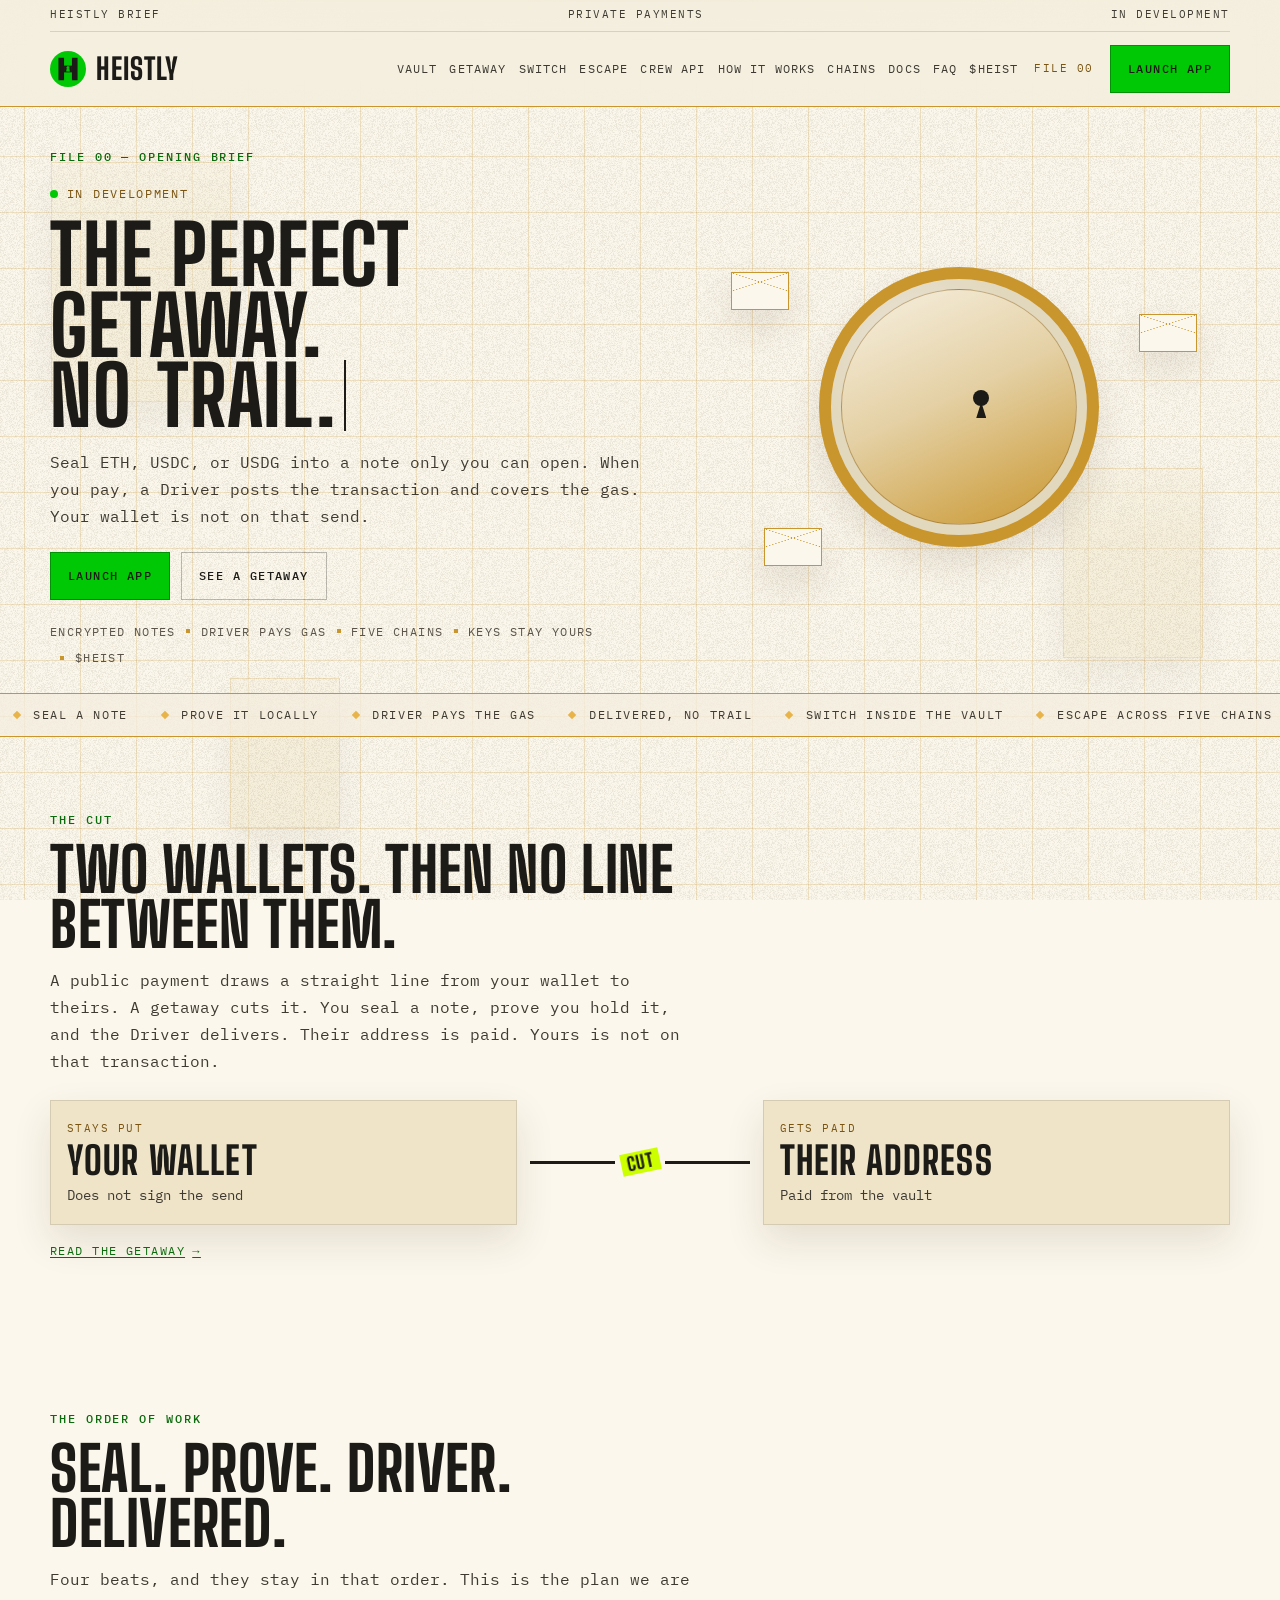
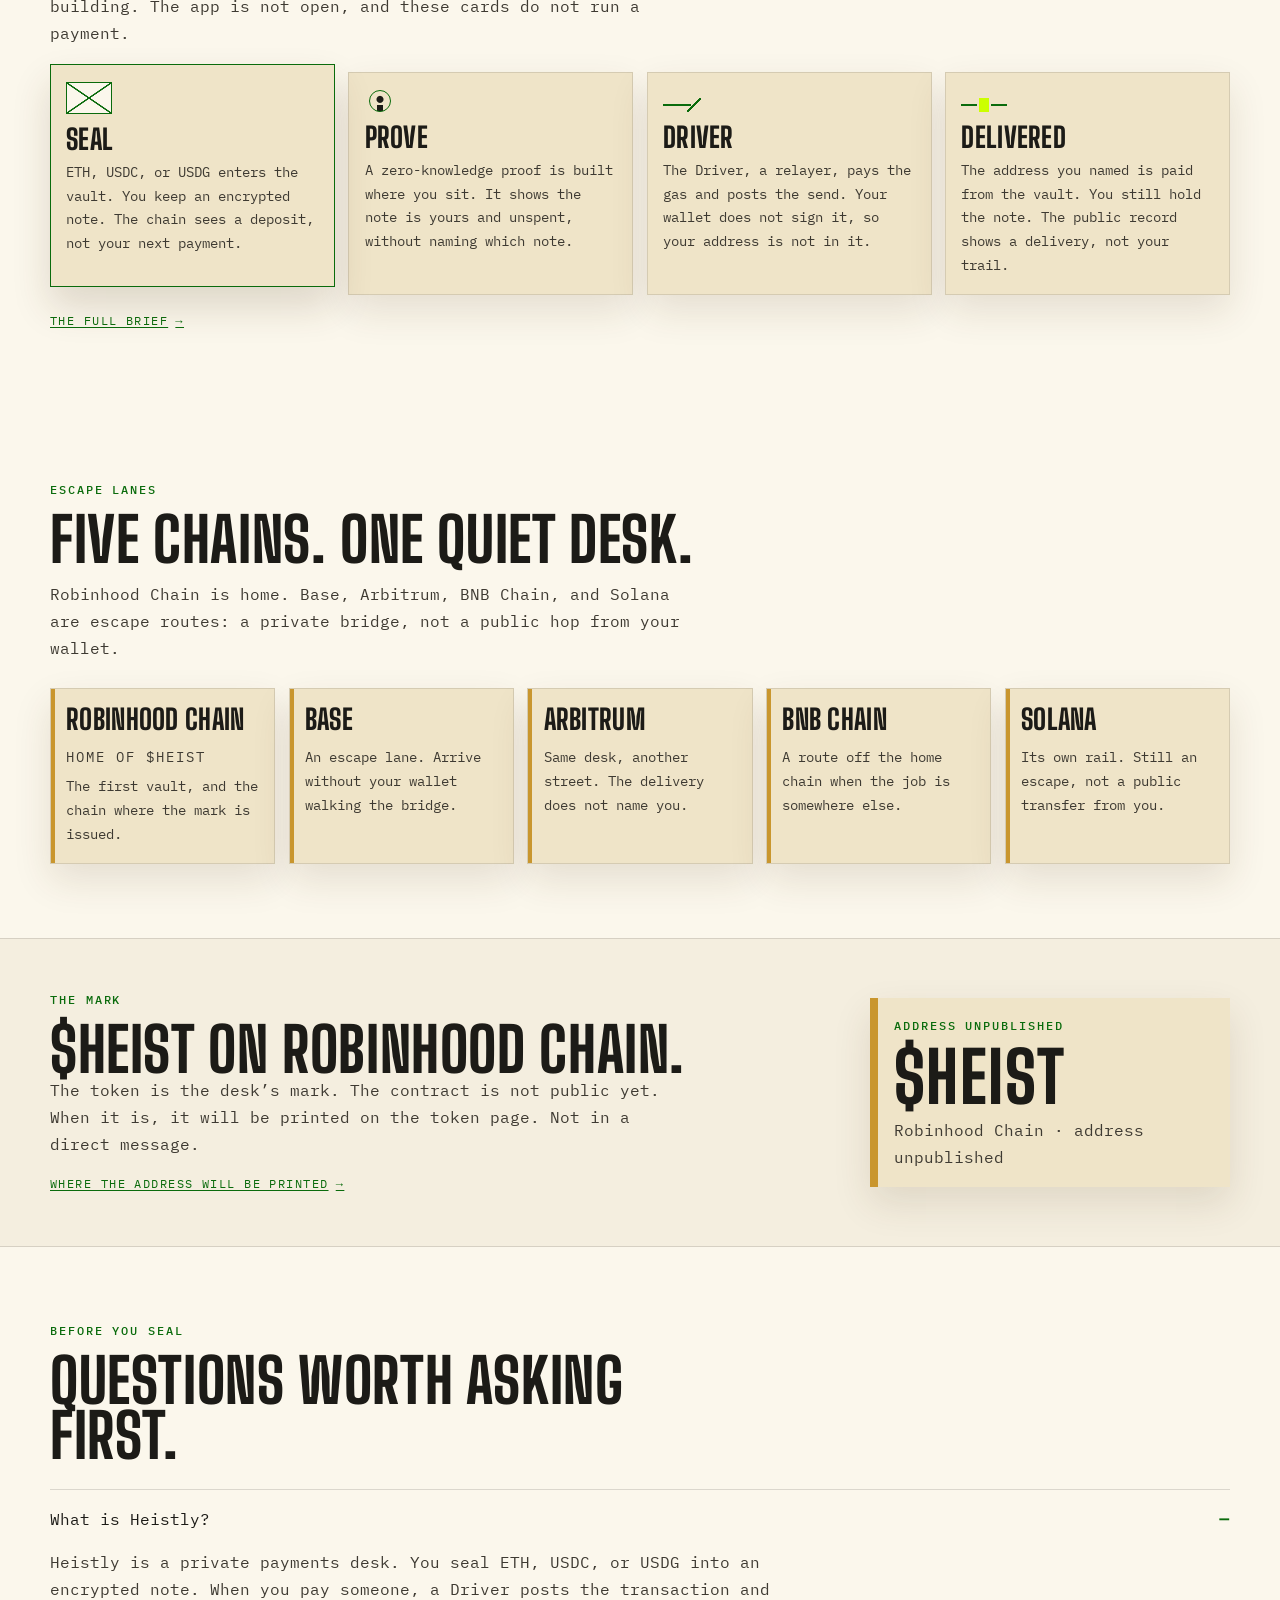
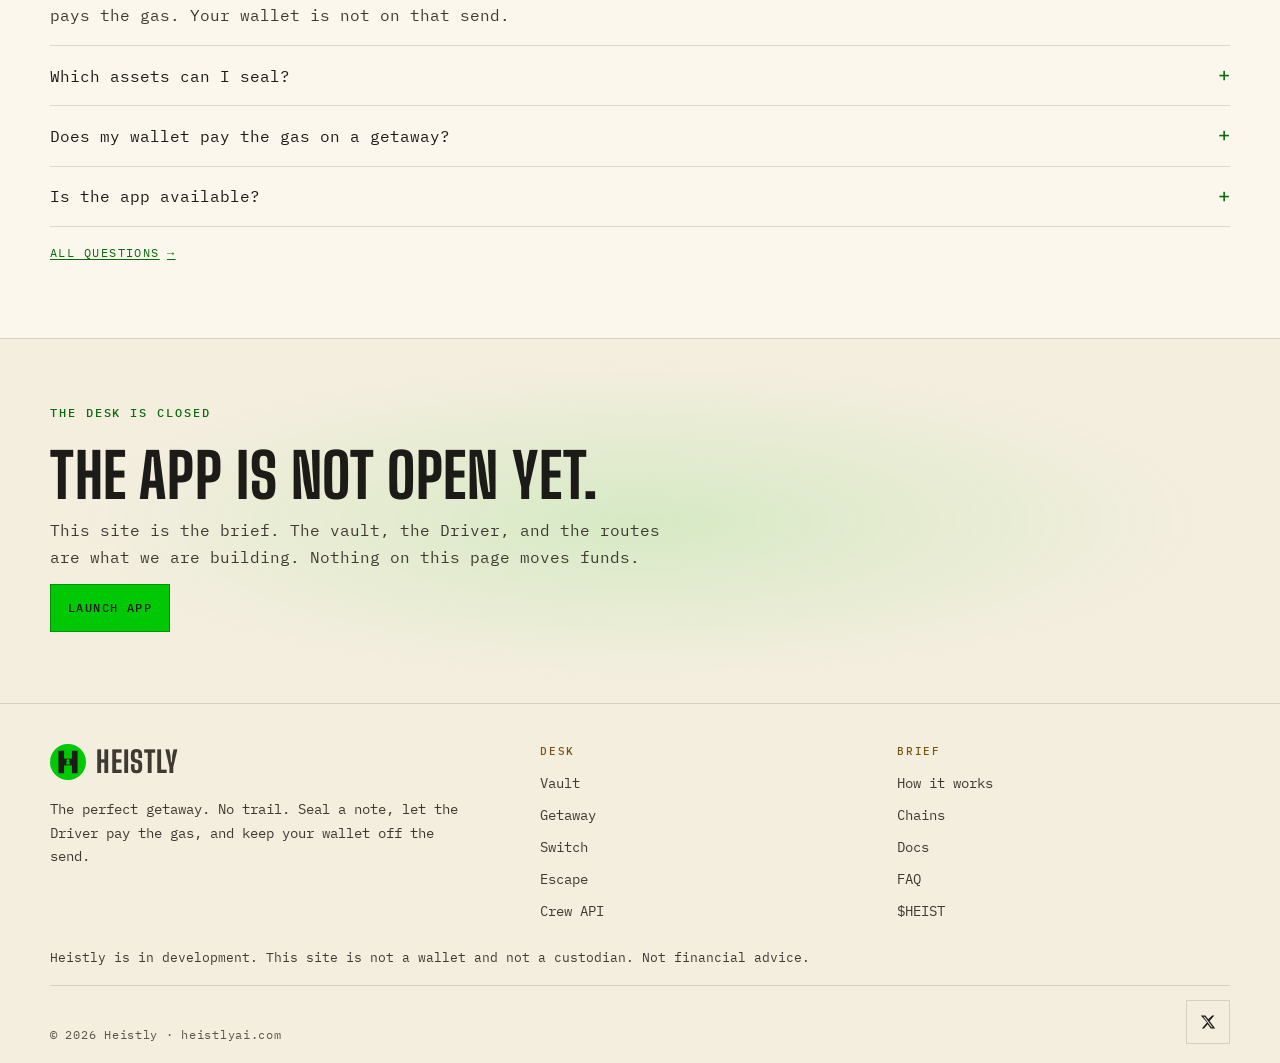
<file: index.html>
<!DOCTYPE html>
<html lang="en">
<head>
  <meta charset="utf-8">
  <meta name="viewport" content="width=device-width, initial-scale=1">
  <title>Heistly — The perfect getaway. No trail.</title>
  <meta name="description" content="Heistly seals ETH, USDC, and USDG into encrypted notes. A Driver pays the gas so your wallet never touches the outgoing send.">
  <link rel="canonical" href="https://heistlyai.com/">
  <meta property="og:type" content="website">
  <meta property="og:site_name" content="Heistly">
  <meta property="og:title" content="Heistly — The perfect getaway. No trail.">
  <meta property="og:description" content="Heistly seals ETH, USDC, and USDG into encrypted notes. A Driver pays the gas so your wallet never touches the outgoing send.">
  <meta property="og:url" content="https://heistlyai.com/">
  <meta property="og:image" content="https://heistlyai.com/og.png">
  <meta property="og:image:width" content="1200">
  <meta property="og:image:height" content="630">
  <meta property="og:image:alt" content="Heistly. The perfect getaway. No trail.">
  <meta name="twitter:card" content="summary_large_image">
  <meta name="twitter:site" content="@heistlyai">
  <meta name="twitter:title" content="Heistly — The perfect getaway. No trail.">
  <meta name="twitter:description" content="Heistly seals ETH, USDC, and USDG into encrypted notes. A Driver pays the gas so your wallet never touches the outgoing send.">
  <meta name="twitter:image" content="https://heistlyai.com/og.png">
  <meta name="theme-color" content="#F4EEDF">
  <meta name="apple-mobile-web-app-title" content="Heistly">
  <link rel="icon" href="/favicon.svg" type="image/svg+xml">
  <link rel="icon" href="/favicon-32x32.png" sizes="32x32" type="image/png">
  <link rel="icon" href="/favicon-16x16.png" sizes="16x16" type="image/png">
  <link rel="icon" href="/favicon.ico" sizes="any">
  <link rel="apple-touch-icon" href="/apple-touch-icon.png">
  <link rel="manifest" href="/site.webmanifest">
  <link rel="preload" href="/fonts/big-shoulders-display-latin-800-normal.woff2" as="font" type="font/woff2" crossorigin>
  <link rel="preload" href="/fonts/ibm-plex-mono-latin-400-normal.woff2" as="font" type="font/woff2" crossorigin>
  <link rel="stylesheet" href="/css/styles.css">
  <script>
    document.documentElement.classList.add("js");
    try {
      if (window.matchMedia("(prefers-reduced-motion: reduce)").matches) {
        document.documentElement.classList.add("reduce-motion");
      }
    } catch (e) {}
  </script>
  <script type="application/ld+json">
{
  "@context": "https://schema.org",
  "@type": "Organization",
  "name": "Heistly",
  "url": "https://heistlyai.com",
  "logo": "https://heistlyai.com/android-chrome-512x512.png",
  "sameAs": ["https://x.com/heistlyai"],
  "description": "The perfect getaway. No trail."
}
</script>
</head>
<body>
  <a class="skip" href="#content">Skip to content</a>
  <header class="site-header">
    <div class="class-bar">
      <span>Heistly brief</span>
      <span>Private payments</span>
      <span>In development</span>
    </div>
    <div class="nav-row">
      <a class="brand" href="/">
        <img src="/assets/logo.svg" width="36" height="36" alt="">
        <span class="brand-name">Heistly</span>
      </a>
      <nav class="primary-nav" aria-label="Primary">
        <a href="/vault/">Vault</a>
        <a href="/getaway/">Getaway</a>
        <a href="/switch/">Switch</a>
        <a href="/escape/">Escape</a>
        <a href="/crew/">Crew API</a>
        <a href="/how-it-works/">How it works</a>
        <a href="/chains/">Chains</a>
        <a href="/docs/">Docs</a>
        <a href="/faq/">FAQ</a>
        <a href="/token/">$HEIST</a>
      </nav>
      <span class="file-no">File 00</span>
      <a class="btn btn-lime header-cta" href="/app/">Launch app</a>
      <button class="nav-toggle" type="button" aria-expanded="false" aria-controls="mobile-nav">
        <span class="nav-toggle-label">Menu</span>
      </button>
    </div>
  </header>
  <div id="mobile-nav" class="mobile-nav" hidden>
    <nav aria-label="Mobile">
        <a href="/vault/">Vault</a>
        <a href="/getaway/">Getaway</a>
        <a href="/switch/">Switch</a>
        <a href="/escape/">Escape</a>
        <a href="/crew/">Crew API</a>
        <a href="/how-it-works/">How it works</a>
        <a href="/chains/">Chains</a>
        <a href="/docs/">Docs</a>
        <a href="/faq/">FAQ</a>
        <a href="/token/">$HEIST</a>
        <a class="btn btn-lime" href="/app/">Launch app</a>
    </nav>
  </div>
<main id="content">
  <section class="hero wrap" aria-labelledby="hero-title">
    <div class="hero-copy">
      <p class="kicker">File 00 — Opening brief</p>
      <p class="status-live"><span class="pulse" aria-hidden="true"></span> In development</p>
      <h1 id="hero-title">
        <span class="line">The perfect</span>
        <span class="line">getaway.</span>
        <span class="line">No <em>trail.</em></span>
      </h1>
      <p class="lede">Seal ETH, USDC, or USDG into a note only you can open. When you pay, a Driver posts the transaction and covers the gas. Your wallet is not on that send.</p>
      <div class="hero-actions">
        <a class="btn btn-lime" href="/app/">Launch app</a>
        <a class="btn btn-ghost" href="/getaway/">See a getaway</a>
      </div>
      <ul class="rule-strip">
        <li>Encrypted notes</li>
        <li>Driver pays gas</li>
        <li>Five chains</li>
        <li>Keys stay yours</li>
        <li>$HEIST</li>
      </ul>
    </div>

    <aside class="stage" aria-hidden="true">
      <div class="vault">
        <span class="vault-frame"></span>
        <span class="vault-door"></span>
        <span class="keyhole"></span>
      </div>
      <span class="env env-a"></span>
      <span class="env env-b"></span>
      <span class="env env-c"></span>
    </aside>

  </section>

  <div class="ticker" aria-hidden="true">
    <div class="ticker-track">
      <p class="ticker-group"><span>Seal a note</span><span>Prove it locally</span><span>Driver pays the gas</span><span>Delivered, no trail</span><span>Switch inside the vault</span><span>Escape across five chains</span><span>Safehouse brings a burner home</span><span>Crew API for agents</span><span>ETH · USDC · USDG</span></p>
      <p class="ticker-group"><span>Seal a note</span><span>Prove it locally</span><span>Driver pays the gas</span><span>Delivered, no trail</span><span>Switch inside the vault</span><span>Escape across five chains</span><span>Safehouse brings a burner home</span><span>Crew API for agents</span><span>ETH · USDC · USDG</span></p>
    </div>
  </div>

  <section class="section" id="cut" aria-labelledby="cut-title">
    <div class="wrap">
      <div class="section-head">
        <p class="kicker">The cut</p>
        <h2 id="cut-title">Two wallets. Then no line between them.</h2>
        <p class="lede">A public payment draws a straight line from your wallet to theirs. A getaway cuts it. You seal a note, prove you hold it, and the Driver delivers. Their address is paid. Yours is not on that transaction.</p>
      </div>

      <div class="unlink">
        <article class="wallet-card">
          <p class="wallet-kicker">Stays put</p>
          <strong>Your wallet</strong>
          <em>Does not sign the send</em>
        </article>
        <div class="unlink-bridge" aria-hidden="true">
          <span class="half half-l"></span>
          <span class="cut-label">Cut</span>
          <span class="half half-r"></span>
        </div>
        <article class="wallet-card">
          <p class="wallet-kicker">Gets paid</p>
          <strong>Their address</strong>
          <em>Paid from the vault</em>
        </article>
      </div>

      <p><a class="link-arrow" href="/getaway/">Read the getaway</a></p>
    </div>
  </section>
  <section class="section" id="method" aria-labelledby="method-title">
    <div class="wrap">
      <div class="section-head">
        <p class="kicker">The order of work</p>
        <h2 id="method-title">Seal. Prove. Driver. Delivered.</h2>
        <p class="lede">Four beats, and they stay in that order. This is the plan we are building. The app is not open, and these cards do not run a payment.</p>
      </div>
      <ol class="steps" data-flow>
        <li class="step" data-step="seal">
          <h3>Seal</h3>
          <p>ETH, USDC, or USDG enters the vault. You keep an encrypted note. The chain sees a deposit, not your next payment.</p>
        </li>
        <li class="step" data-step="prove">
          <h3>Prove</h3>
          <p>A zero-knowledge proof is built where you sit. It shows the note is yours and unspent, without naming which note.</p>
        </li>
        <li class="step" data-step="driver">
          <h3>Driver</h3>
          <p>The Driver, a relayer, pays the gas and posts the send. Your wallet does not sign it, so your address is not in it.</p>
        </li>
        <li class="step" data-step="delivered">
          <h3>Delivered</h3>
          <p>The address you named is paid from the vault. You still hold the note. The public record shows a delivery, not your trail.</p>
        </li>
      </ol>
      <p><a class="link-arrow" href="/how-it-works/">The full brief</a></p>
    </div>
  </section>
  <section class="section" id="lanes" aria-labelledby="lanes-title">
    <div class="wrap">
      <div class="section-head">
        <p class="kicker">Escape lanes</p>
        <h2 id="lanes-title">Five chains. One quiet desk.</h2>
        <p class="lede">Robinhood Chain is home. Base, Arbitrum, BNB Chain, and Solana are escape routes: a private bridge, not a public hop from your wallet.</p>
      </div>
      <div class="chain-grid cols-5">
        <a class="chain-card" href="/chains/#robinhood"><h3>Robinhood Chain</h3><p class="home-mark">Home of $HEIST</p><p>The first vault, and the chain where the mark is issued.</p></a>
        <a class="chain-card" href="/chains/#base"><h3>Base</h3><p>An escape lane. Arrive without your wallet walking the bridge.</p></a>
        <a class="chain-card" href="/chains/#arbitrum"><h3>Arbitrum</h3><p>Same desk, another street. The delivery does not name you.</p></a>
        <a class="chain-card" href="/chains/#bnb"><h3>BNB Chain</h3><p>A route off the home chain when the job is somewhere else.</p></a>
        <a class="chain-card" href="/chains/#solana"><h3>Solana</h3><p>Its own rail. Still an escape, not a public transfer from you.</p></a>
      </div>
    </div>
  </section>
  <section class="token-band" id="mark" aria-labelledby="mark-title">
    <div class="wrap">
      <div>
        <p class="kicker">The mark</p>
        <h2 id="mark-title">$HEIST on Robinhood Chain.</h2>
        <p class="lede">The token is the desk’s mark. The contract is not public yet. When it is, it will be printed on the token page. Not in a direct message.</p>
        <p><a class="link-arrow" href="/token/">Where the address will be printed</a></p>
      </div>
      <aside class="token-figure" aria-label="$HEIST, address not published">
        <p class="kicker">Address unpublished</p>
        <strong>$HEIST</strong>
        <p class="lede" style="margin-top:0.6rem">Robinhood Chain · address unpublished</p>
      </aside>
    </div>
  </section>
  <section class="section" id="questions" aria-labelledby="faq-title">
    <div class="wrap">
      <div class="section-head">
        <p class="kicker">Before you seal</p>
        <h2 id="faq-title">Questions worth asking first.</h2>
      </div>
      <div class="faq-list">
      <details class="faq" open>
        <summary>What is Heistly?</summary>
        <div class="answer"><p>Heistly is a private payments desk. You seal ETH, USDC, or USDG into an encrypted note. When you pay someone, a Driver posts the transaction and pays the gas. Your wallet is not on that send.</p></div>
      </details>
      <details class="faq">
        <summary>Which assets can I seal?</summary>
        <div class="answer"><p>ETH, USDC, and USDG. A switch trades among those three inside the vault, so you do not withdraw to a public wallet just to change what you are holding.</p></div>
      </details>
      <details class="faq">
        <summary>Does my wallet pay the gas on a getaway?</summary>
        <div class="answer"><p>No. The Driver is a relayer. It pays the gas and submits the proof. Your wallet does not sign the outgoing transaction, which is why it never touches that send.</p></div>
      </details>
      <details class="faq">
        <summary>Is the app available?</summary>
        <div class="answer"><p>No. Heistly is in development. This website is the brief, not a wallet. There is no balance here and no way to send funds from these pages.</p></div>
      </details>
      </div>
      <p><a class="link-arrow" href="/faq/">All questions</a></p>
    </div>
  </section>
  <section class="cta-band" aria-labelledby="close-title">
    <div class="wrap">
      <p class="kicker">The desk is closed</p>
      <h2 id="close-title">The app is not open yet.</h2>
      <p class="lede">This site is the brief. The vault, the Driver, and the routes are what we are building. Nothing on this page moves funds.</p>
      <a class="btn btn-lime" href="/app/">Launch app</a>
    </div>
  </section>
</main>

  <footer class="site-footer">
    <div class="footer-grid">
      <div>
        <a class="brand" href="/">
          <img src="/assets/logo.svg" width="36" height="36" alt="">
          <span class="brand-name">Heistly</span>
        </a>
        <p>The perfect getaway. No trail. Seal a note, let the Driver pay the gas, and keep your wallet off the send.</p>
      </div>
      <div>
        <h2>Desk</h2>
        <ul>
          <li><a href="/vault/">Vault</a></li>
          <li><a href="/getaway/">Getaway</a></li>
          <li><a href="/switch/">Switch</a></li>
          <li><a href="/escape/">Escape</a></li>
          <li><a href="/crew/">Crew API</a></li>
        </ul>
      </div>
      <div>
        <h2>Brief</h2>
        <ul>
          <li><a href="/how-it-works/">How it works</a></li>
          <li><a href="/chains/">Chains</a></li>
          <li><a href="/docs/">Docs</a></li>
          <li><a href="/faq/">FAQ</a></li>
          <li><a href="/token/">$HEIST</a></li>
        </ul>
      </div>
    </div>
    <p class="disclaimer">Heistly is in development. This site is not a wallet and not a custodian. Not financial advice.</p>
    <div class="footer-end">
      <p>&copy; <span data-year>2026</span> Heistly · heistlyai.com</p>
      <a class="x-link" data-x-link href="https://x.com/heistlyai" rel="me noopener noreferrer" target="_blank" aria-label="Heistly on X"><svg viewBox="0 0 24 24" aria-hidden="true" focusable="false"><path fill="currentColor" d="M18.244 2.25h3.308l-7.227 8.26 8.502 11.24H16.17l-4.714-6.231-5.401 6.231H2.744l7.727-8.835L1.254 2.25H8.08l4.253 5.622L18.244 2.25zm-1.161 17.52h1.833L7.084 4.126H5.117z"/></svg></a>
    </div>
  </footer>
  <script src="/js/config.js"></script>
  <script src="/js/main.js"></script>
  <script src="/js/motion.js"></script>
</body>
</html>
</file>
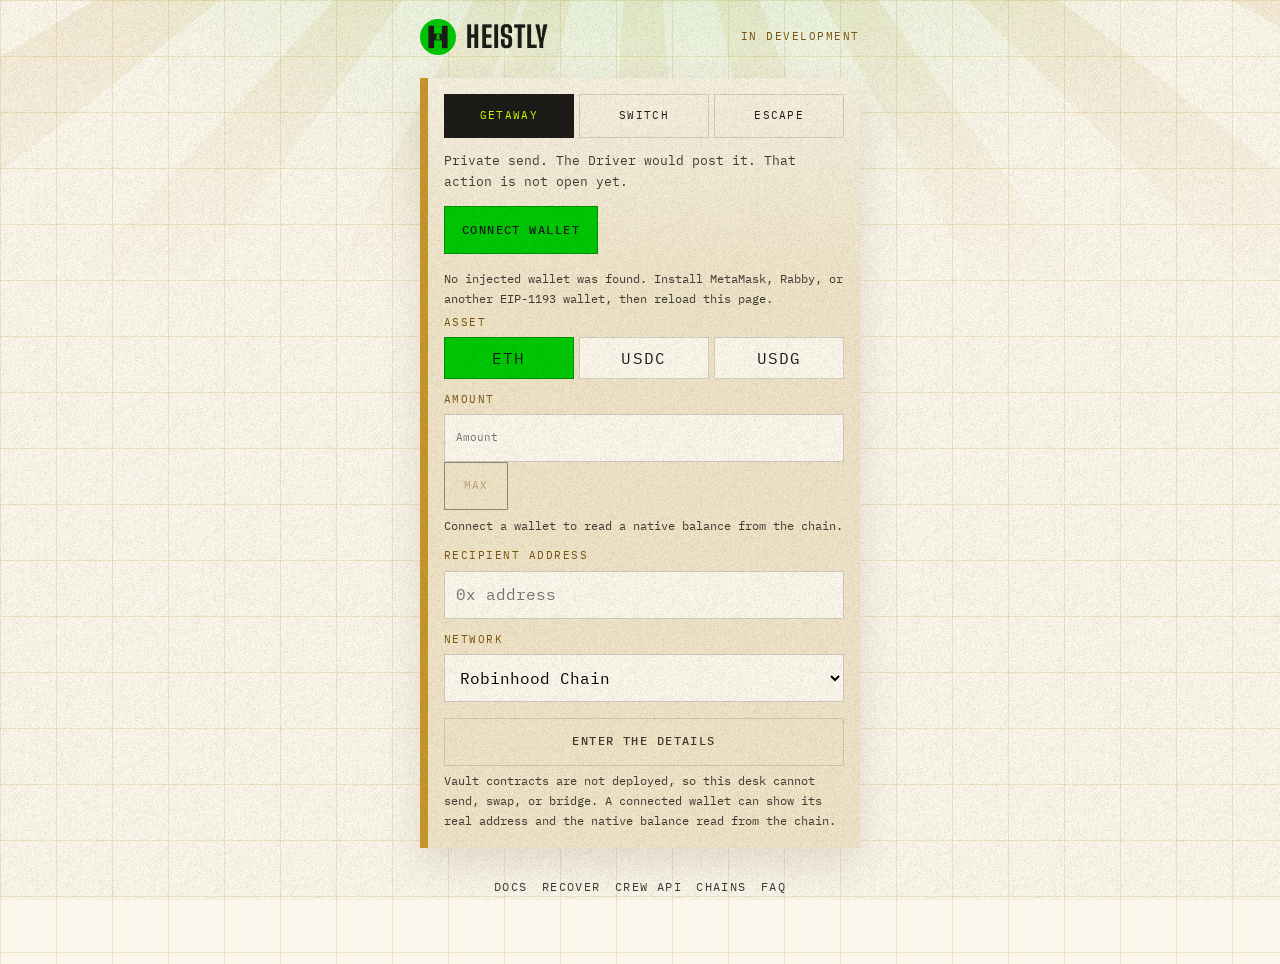
<file: app/index.html>
<!DOCTYPE html>
<html lang="en">
<head>
  <meta charset="utf-8">
  <meta name="viewport" content="width=device-width, initial-scale=1">
  <title>Launch app — Heistly</title>
  <meta name="description" content="Connect a wallet to the Heistly desk. Getaway, Switch, and Escape are in development. Native balances are read from the chain.">
  <link rel="canonical" href="https://heistlyai.com/app/">
  <meta property="og:type" content="website">
  <meta property="og:site_name" content="Heistly">
  <meta property="og:title" content="Launch app — Heistly">
  <meta property="og:description" content="Connect a wallet to the Heistly desk. Getaway, Switch, and Escape are in development.">
  <meta property="og:url" content="https://heistlyai.com/app/">
  <meta property="og:image" content="https://heistlyai.com/og.png">
  <meta name="twitter:card" content="summary_large_image">
  <meta name="twitter:title" content="Launch app — Heistly">
  <meta name="theme-color" content="#F4EEDF">
  <link rel="icon" href="/favicon.svg" type="image/svg+xml">
  <link rel="icon" href="/favicon.ico" sizes="any">
  <link rel="stylesheet" href="/css/styles.css">
  <script>
    document.documentElement.classList.add("js");
    try {
      if (window.matchMedia("(prefers-reduced-motion: reduce)").matches) {
        document.documentElement.classList.add("reduce-motion");
      }
    } catch (e) {}
  </script>
</head>
<body class="app-page">
  <div class="app-rays" aria-hidden="true"></div>
  <a class="skip" href="#content">Skip to content</a>
  <header class="app-top">
    <a class="brand" href="/">
      <img src="/assets/logo.svg" width="36" height="36" alt="">
      <span class="brand-name">Heistly</span>
    </a>
    <span class="file-no">In development</span>
  </header>
  <main id="content" class="app-main">
    <form class="app-card" id="desk-form" autocomplete="off">
      <div class="app-tabs" role="tablist" aria-label="Desk actions">
        <button type="button" role="tab" id="tab-getaway" aria-selected="true" aria-controls="desk-panel" data-tab="getaway">Getaway</button>
        <button type="button" role="tab" id="tab-switch" aria-selected="false" aria-controls="desk-panel" data-tab="switch">Switch</button>
        <button type="button" role="tab" id="tab-escape" aria-selected="false" aria-controls="desk-panel" data-tab="escape">Escape</button>
      </div>
      <p class="app-note" id="tab-note">Private send. The Driver would post it. That action is not open yet.</p>
      <div id="desk-panel">
        <div class="wallet-row">
          <button class="btn btn-lime" type="button" id="connect">Connect wallet</button>
          <p class="wallet-meta" id="wallet-meta" hidden>
            <strong id="wallet-addr"></strong>
            <span id="wallet-bal"></span>
          </p>
        </div>
        <p class="wallet-fallback" id="wallet-fallback" hidden>No injected wallet was found. Install MetaMask, Rabby, or another EIP-1193 wallet, then reload this page.</p>
        <p class="app-status" id="wallet-status" role="status"></p>

        <p class="asset-label" id="asset-label">Asset</p>
        <div class="asset-picks" role="group" aria-labelledby="asset-label">
          <button type="button" data-asset="ETH" aria-pressed="true">ETH</button>
          <button type="button" data-asset="USDC" aria-pressed="false">USDC</button>
          <button type="button" data-asset="USDG" aria-pressed="false">USDG</button>
        </div>

        <label class="app-field" for="amount">
          <span>Amount</span>
          <span class="amount-row">
            <input id="amount" name="amount" inputmode="decimal" autocomplete="off" placeholder="Amount">
            <button type="button" id="max" disabled>MAX</button>
          </span>
        </label>
        <p class="field-note" id="bal-note">Connect a wallet to read a native balance from the chain.</p>

        <div id="switch-to" hidden>
          <p class="asset-label" id="into-label">Into</p>
          <div class="asset-picks" role="group" aria-labelledby="into-label">
            <button type="button" data-into="ETH" aria-pressed="false">ETH</button>
            <button type="button" data-into="USDC" aria-pressed="true">USDC</button>
            <button type="button" data-into="USDG" aria-pressed="false">USDG</button>
          </div>
        </div>

        <label class="app-field" id="recipient-field" for="recipient">
          <span>Recipient address</span>
          <input id="recipient" name="recipient" spellcheck="false" autocapitalize="off" placeholder="0x address">
        </label>

        <label class="app-field" for="network">
          <span id="network-label">Network</span>
          <select id="network" name="network">
            <option value="robinhood">Robinhood Chain</option>
            <option value="base">Base</option>
            <option value="arbitrum">Arbitrum</option>
            <option value="bnb">BNB Chain</option>
          </select>
        </label>

        <button class="btn btn-soon app-go" type="button" id="go" disabled>Enter the details</button>
        <p class="field-note">Vault contracts are not deployed, so this desk cannot send, swap, or bridge. A connected wallet can show its real address and the native balance read from the chain.</p>
      </div>
    </form>
  </main>
  <nav class="app-mini" aria-label="Desk links">
    <a href="/docs/">Docs</a>
    <a href="/how-it-works/#safehouse">Recover</a>
    <a href="/crew/">Crew API</a>
    <a href="/chains/">Chains</a>
    <a href="/faq/">FAQ</a>
  </nav>
  <script src="/js/app.js"></script>
</body>
</html>
</file>
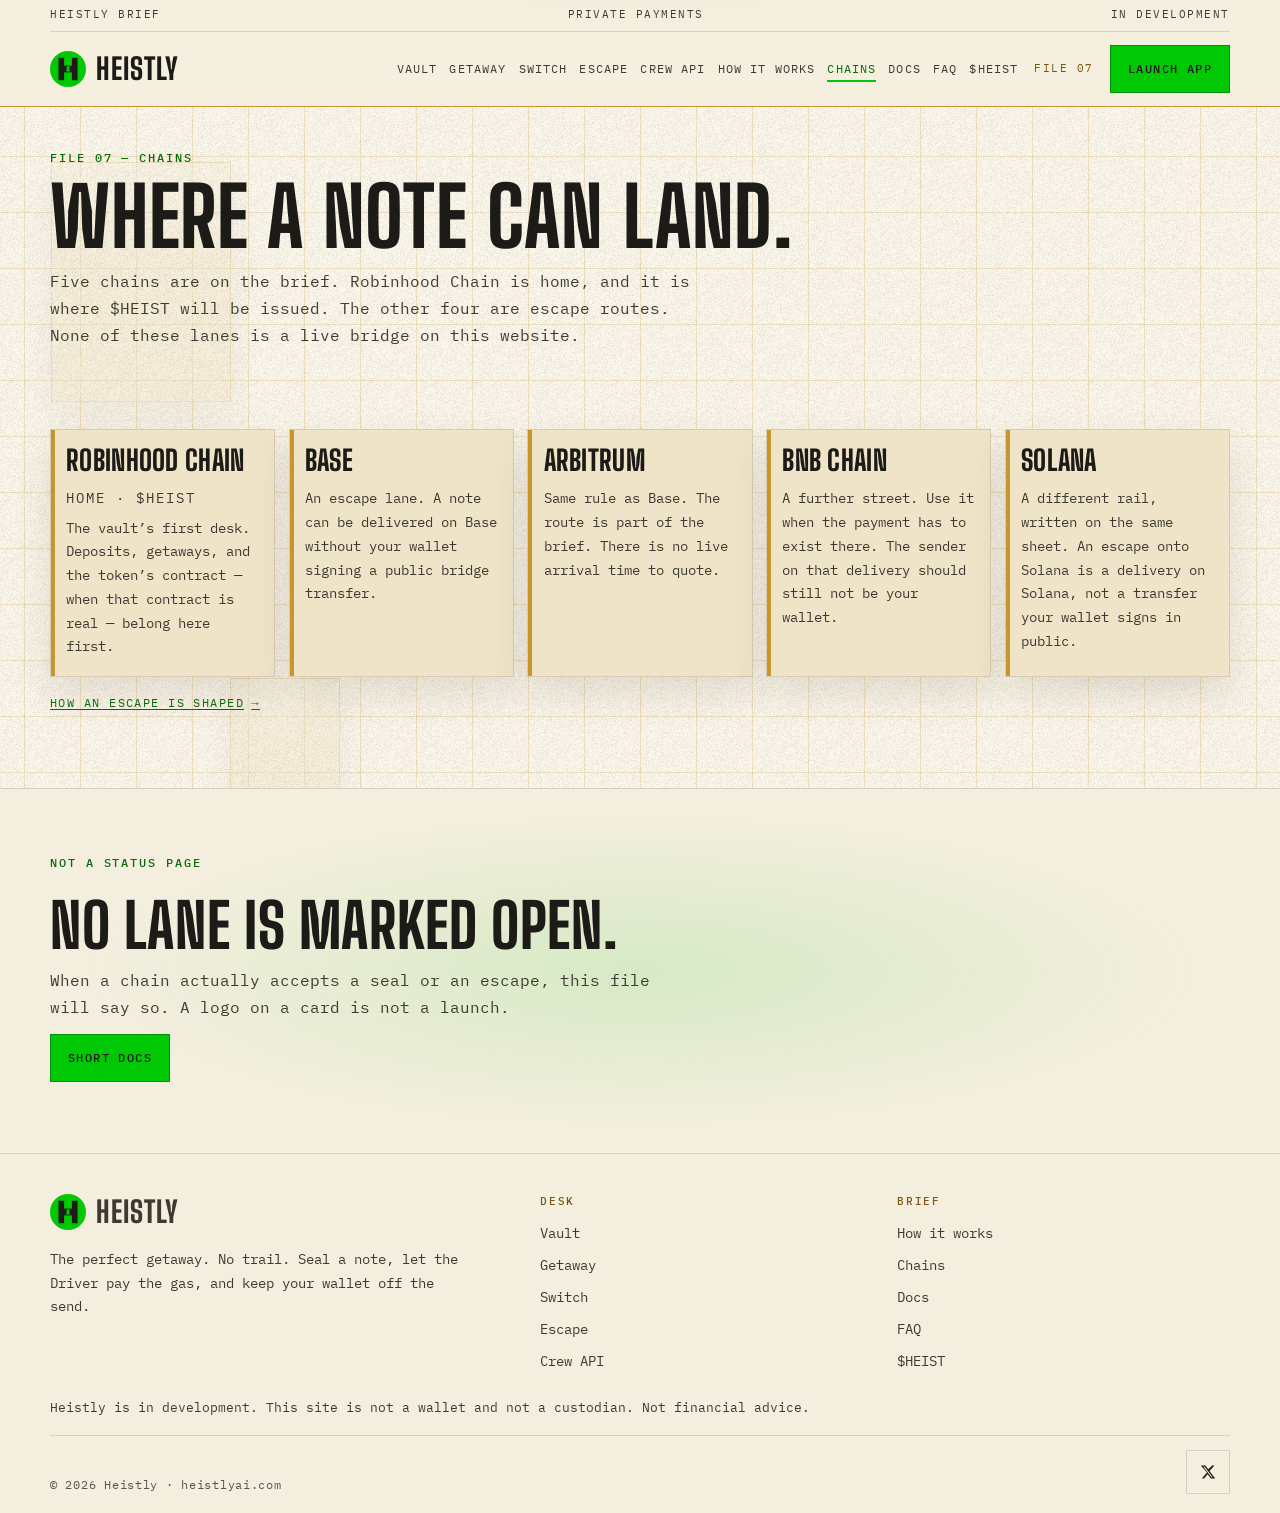
<file: chains/index.html>
<!DOCTYPE html>
<html lang="en">
<head>
  <meta charset="utf-8">
  <meta name="viewport" content="width=device-width, initial-scale=1">
  <title>Chains — Heistly</title>
  <meta name="description" content="Heistly’s lanes: Robinhood Chain, Base, Arbitrum, BNB Chain, and Solana. $HEIST is issued on Robinhood Chain. The app is not open.">
  <link rel="canonical" href="https://heistlyai.com/chains/">
  <meta property="og:type" content="website">
  <meta property="og:site_name" content="Heistly">
  <meta property="og:title" content="Chains — Heistly">
  <meta property="og:description" content="Heistly’s lanes: Robinhood Chain, Base, Arbitrum, BNB Chain, and Solana. $HEIST is issued on Robinhood Chain. The app is not open.">
  <meta property="og:url" content="https://heistlyai.com/chains/">
  <meta property="og:image" content="https://heistlyai.com/og.png">
  <meta property="og:image:width" content="1200">
  <meta property="og:image:height" content="630">
  <meta property="og:image:alt" content="Heistly. The perfect getaway. No trail.">
  <meta name="twitter:card" content="summary_large_image">
  <meta name="twitter:site" content="@heistlyai">
  <meta name="twitter:title" content="Chains — Heistly">
  <meta name="twitter:description" content="Heistly’s lanes: Robinhood Chain, Base, Arbitrum, BNB Chain, and Solana. $HEIST is issued on Robinhood Chain. The app is not open.">
  <meta name="twitter:image" content="https://heistlyai.com/og.png">
  <meta name="theme-color" content="#F4EEDF">
  <meta name="apple-mobile-web-app-title" content="Heistly">
  <link rel="icon" href="/favicon.svg" type="image/svg+xml">
  <link rel="icon" href="/favicon-32x32.png" sizes="32x32" type="image/png">
  <link rel="icon" href="/favicon-16x16.png" sizes="16x16" type="image/png">
  <link rel="icon" href="/favicon.ico" sizes="any">
  <link rel="apple-touch-icon" href="/apple-touch-icon.png">
  <link rel="manifest" href="/site.webmanifest">
  <link rel="preload" href="/fonts/big-shoulders-display-latin-800-normal.woff2" as="font" type="font/woff2" crossorigin>
  <link rel="preload" href="/fonts/ibm-plex-mono-latin-400-normal.woff2" as="font" type="font/woff2" crossorigin>
  <link rel="stylesheet" href="/css/styles.css">
  <script>
    document.documentElement.classList.add("js");
    try {
      if (window.matchMedia("(prefers-reduced-motion: reduce)").matches) {
        document.documentElement.classList.add("reduce-motion");
      }
    } catch (e) {}
  </script>
  
</head>
<body>
  <a class="skip" href="#content">Skip to content</a>
  <header class="site-header">
    <div class="class-bar">
      <span>Heistly brief</span>
      <span>Private payments</span>
      <span>In development</span>
    </div>
    <div class="nav-row">
      <a class="brand" href="/">
        <img src="/assets/logo.svg" width="36" height="36" alt="">
        <span class="brand-name">Heistly</span>
      </a>
      <nav class="primary-nav" aria-label="Primary">
        <a href="/vault/">Vault</a>
        <a href="/getaway/">Getaway</a>
        <a href="/switch/">Switch</a>
        <a href="/escape/">Escape</a>
        <a href="/crew/">Crew API</a>
        <a href="/how-it-works/">How it works</a>
        <a href="/chains/" aria-current="page">Chains</a>
        <a href="/docs/">Docs</a>
        <a href="/faq/">FAQ</a>
        <a href="/token/">$HEIST</a>
      </nav>
      <span class="file-no">File 07</span>
      <a class="btn btn-lime header-cta" href="/app/">Launch app</a>
      <button class="nav-toggle" type="button" aria-expanded="false" aria-controls="mobile-nav">
        <span class="nav-toggle-label">Menu</span>
      </button>
    </div>
  </header>
  <div id="mobile-nav" class="mobile-nav" hidden>
    <nav aria-label="Mobile">
        <a href="/vault/">Vault</a>
        <a href="/getaway/">Getaway</a>
        <a href="/switch/">Switch</a>
        <a href="/escape/">Escape</a>
        <a href="/crew/">Crew API</a>
        <a href="/how-it-works/">How it works</a>
        <a href="/chains/" aria-current="page">Chains</a>
        <a href="/docs/">Docs</a>
        <a href="/faq/">FAQ</a>
        <a href="/token/">$HEIST</a>
        <a class="btn btn-lime" href="/app/">Launch app</a>
    </nav>
  </div>
<main id="content">
  <header class="page-hero wrap">
    <p class="kicker">File 07 — Chains</p>
    <h1>Where a note can land.</h1>
    <p class="lede">Five chains are on the brief. Robinhood Chain is home, and it is where $HEIST will be issued. The other four are escape routes. None of these lanes is a live bridge on this website.</p>
  </header>
  <section class="section" aria-label="Chain files">
    <div class="wrap">
      <div class="chain-grid cols-5">
        <article class="chain-card" id="robinhood">
          
          <h3>Robinhood Chain</h3>
          <p class="home-mark">Home · $HEIST</p>
          <p>The vault’s first desk. Deposits, getaways, and the token’s contract — when that contract is real — belong here first.</p>
        </article>
        <article class="chain-card" id="base">
          
          <h3>Base</h3>
          <p>An escape lane. A note can be delivered on Base without your wallet signing a public bridge transfer.</p>
        </article>
        <article class="chain-card" id="arbitrum">
          
          <h3>Arbitrum</h3>
          <p>Same rule as Base. The route is part of the brief. There is no live arrival time to quote.</p>
        </article>
        <article class="chain-card" id="bnb">
          
          <h3>BNB Chain</h3>
          <p>A further street. Use it when the payment has to exist there. The sender on that delivery should still not be your wallet.</p>
        </article>
        <article class="chain-card" id="solana">
          
          <h3>Solana</h3>
          <p>A different rail, written on the same sheet. An escape onto Solana is a delivery on Solana, not a transfer your wallet signs in public.</p>
        </article>
      </div>
      <p><a class="link-arrow" href="/escape/">How an escape is shaped</a></p>
    </div>
  </section>
  <section class="cta-band" aria-labelledby="chains-cta">
    <div class="wrap">
      <p class="kicker">Not a status page</p>
      <h2 id="chains-cta">No lane is marked open.</h2>
      <p class="lede">When a chain actually accepts a seal or an escape, this file will say so. A logo on a card is not a launch.</p>
      <a class="btn btn-lime" href="/docs/">Short docs</a>
    </div>
  </section>
</main>

  <footer class="site-footer">
    <div class="footer-grid">
      <div>
        <a class="brand" href="/">
          <img src="/assets/logo.svg" width="36" height="36" alt="">
          <span class="brand-name">Heistly</span>
        </a>
        <p>The perfect getaway. No trail. Seal a note, let the Driver pay the gas, and keep your wallet off the send.</p>
      </div>
      <div>
        <h2>Desk</h2>
        <ul>
          <li><a href="/vault/">Vault</a></li>
          <li><a href="/getaway/">Getaway</a></li>
          <li><a href="/switch/">Switch</a></li>
          <li><a href="/escape/">Escape</a></li>
          <li><a href="/crew/">Crew API</a></li>
        </ul>
      </div>
      <div>
        <h2>Brief</h2>
        <ul>
          <li><a href="/how-it-works/">How it works</a></li>
          <li><a href="/chains/">Chains</a></li>
          <li><a href="/docs/">Docs</a></li>
          <li><a href="/faq/">FAQ</a></li>
          <li><a href="/token/">$HEIST</a></li>
        </ul>
      </div>
    </div>
    <p class="disclaimer">Heistly is in development. This site is not a wallet and not a custodian. Not financial advice.</p>
    <div class="footer-end">
      <p>&copy; <span data-year>2026</span> Heistly · heistlyai.com</p>
      <a class="x-link" data-x-link href="https://x.com/heistlyai" rel="me noopener noreferrer" target="_blank" aria-label="Heistly on X"><svg viewBox="0 0 24 24" aria-hidden="true" focusable="false"><path fill="currentColor" d="M18.244 2.25h3.308l-7.227 8.26 8.502 11.24H16.17l-4.714-6.231-5.401 6.231H2.744l7.727-8.835L1.254 2.25H8.08l4.253 5.622L18.244 2.25zm-1.161 17.52h1.833L7.084 4.126H5.117z"/></svg></a>
    </div>
  </footer>
  <script src="/js/config.js"></script>
  <script src="/js/main.js"></script>
  <script src="/js/motion.js"></script>
</body>
</html>
</file>
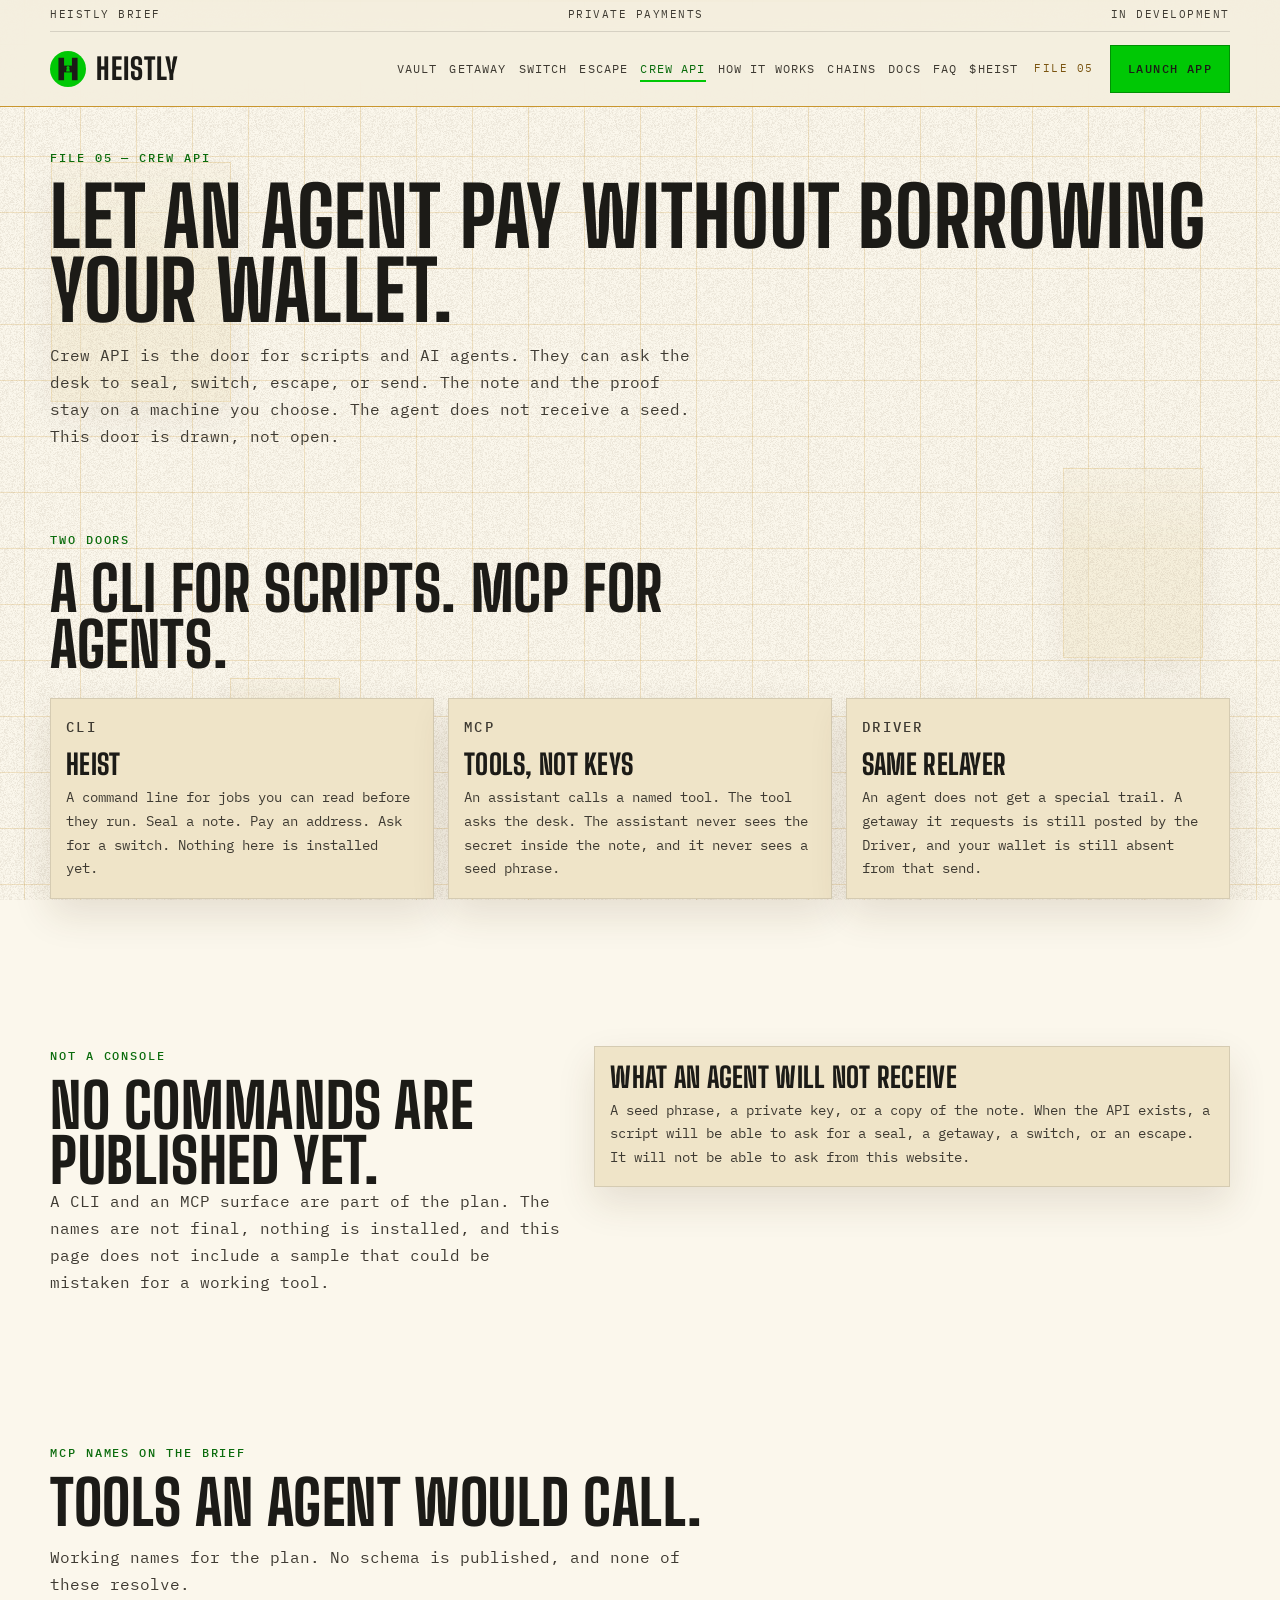
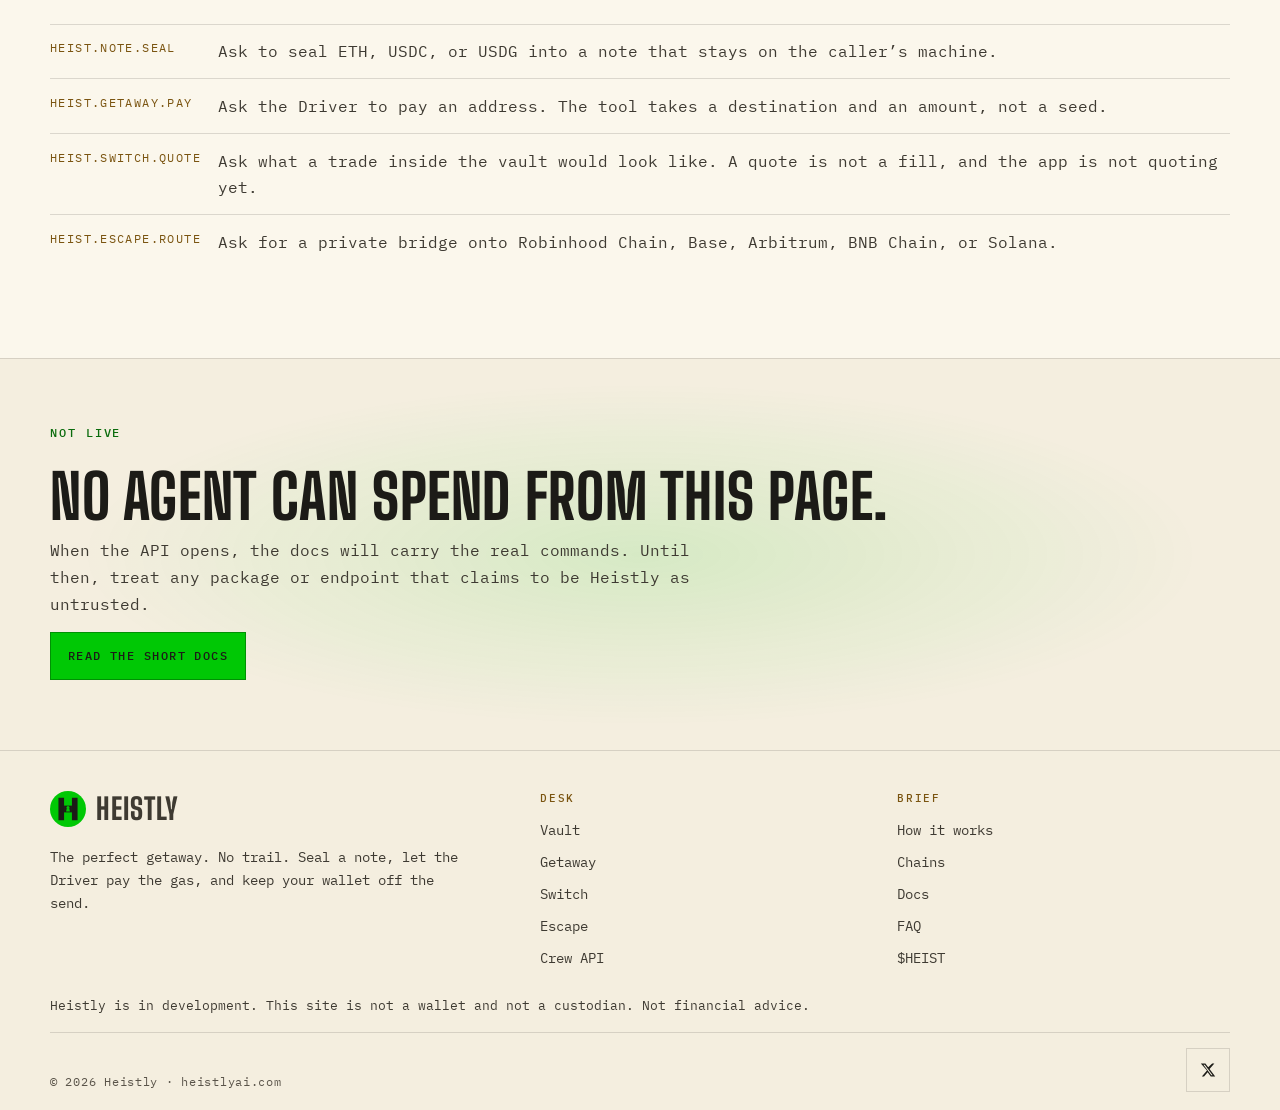
<file: crew/index.html>
<!DOCTYPE html>
<html lang="en">
<head>
  <meta charset="utf-8">
  <meta name="viewport" content="width=device-width, initial-scale=1">
  <title>Crew API — Heistly</title>
  <meta name="description" content="Private payments for scripts and AI agents. Heistly’s Crew API is an MCP surface and a CLI. It is not live, and it never takes a seed.">
  <link rel="canonical" href="https://heistlyai.com/crew/">
  <meta property="og:type" content="website">
  <meta property="og:site_name" content="Heistly">
  <meta property="og:title" content="Crew API — Heistly">
  <meta property="og:description" content="Private payments for scripts and AI agents. Heistly’s Crew API is an MCP surface and a CLI. It is not live, and it never takes a seed.">
  <meta property="og:url" content="https://heistlyai.com/crew/">
  <meta property="og:image" content="https://heistlyai.com/og.png">
  <meta property="og:image:width" content="1200">
  <meta property="og:image:height" content="630">
  <meta property="og:image:alt" content="Heistly. The perfect getaway. No trail.">
  <meta name="twitter:card" content="summary_large_image">
  <meta name="twitter:site" content="@heistlyai">
  <meta name="twitter:title" content="Crew API — Heistly">
  <meta name="twitter:description" content="Private payments for scripts and AI agents. Heistly’s Crew API is an MCP surface and a CLI. It is not live, and it never takes a seed.">
  <meta name="twitter:image" content="https://heistlyai.com/og.png">
  <meta name="theme-color" content="#F4EEDF">
  <meta name="apple-mobile-web-app-title" content="Heistly">
  <link rel="icon" href="/favicon.svg" type="image/svg+xml">
  <link rel="icon" href="/favicon-32x32.png" sizes="32x32" type="image/png">
  <link rel="icon" href="/favicon-16x16.png" sizes="16x16" type="image/png">
  <link rel="icon" href="/favicon.ico" sizes="any">
  <link rel="apple-touch-icon" href="/apple-touch-icon.png">
  <link rel="manifest" href="/site.webmanifest">
  <link rel="preload" href="/fonts/big-shoulders-display-latin-800-normal.woff2" as="font" type="font/woff2" crossorigin>
  <link rel="preload" href="/fonts/ibm-plex-mono-latin-400-normal.woff2" as="font" type="font/woff2" crossorigin>
  <link rel="stylesheet" href="/css/styles.css">
  <script>
    document.documentElement.classList.add("js");
    try {
      if (window.matchMedia("(prefers-reduced-motion: reduce)").matches) {
        document.documentElement.classList.add("reduce-motion");
      }
    } catch (e) {}
  </script>
  
</head>
<body>
  <a class="skip" href="#content">Skip to content</a>
  <header class="site-header">
    <div class="class-bar">
      <span>Heistly brief</span>
      <span>Private payments</span>
      <span>In development</span>
    </div>
    <div class="nav-row">
      <a class="brand" href="/">
        <img src="/assets/logo.svg" width="36" height="36" alt="">
        <span class="brand-name">Heistly</span>
      </a>
      <nav class="primary-nav" aria-label="Primary">
        <a href="/vault/">Vault</a>
        <a href="/getaway/">Getaway</a>
        <a href="/switch/">Switch</a>
        <a href="/escape/">Escape</a>
        <a href="/crew/" aria-current="page">Crew API</a>
        <a href="/how-it-works/">How it works</a>
        <a href="/chains/">Chains</a>
        <a href="/docs/">Docs</a>
        <a href="/faq/">FAQ</a>
        <a href="/token/">$HEIST</a>
      </nav>
      <span class="file-no">File 05</span>
      <a class="btn btn-lime header-cta" href="/app/">Launch app</a>
      <button class="nav-toggle" type="button" aria-expanded="false" aria-controls="mobile-nav">
        <span class="nav-toggle-label">Menu</span>
      </button>
    </div>
  </header>
  <div id="mobile-nav" class="mobile-nav" hidden>
    <nav aria-label="Mobile">
        <a href="/vault/">Vault</a>
        <a href="/getaway/">Getaway</a>
        <a href="/switch/">Switch</a>
        <a href="/escape/">Escape</a>
        <a href="/crew/" aria-current="page">Crew API</a>
        <a href="/how-it-works/">How it works</a>
        <a href="/chains/">Chains</a>
        <a href="/docs/">Docs</a>
        <a href="/faq/">FAQ</a>
        <a href="/token/">$HEIST</a>
        <a class="btn btn-lime" href="/app/">Launch app</a>
    </nav>
  </div>
<main id="content">
  <header class="page-hero wrap">
    <p class="kicker">File 05 — Crew API</p>
    <h1>Let an agent pay without borrowing your wallet.</h1>
    <p class="lede">Crew API is the door for scripts and AI agents. They can ask the desk to seal, switch, escape, or send. The note and the proof stay on a machine you choose. The agent does not receive a seed. This door is drawn, not open.</p>
  </header>
  <section class="section" aria-labelledby="doors-title">
    <div class="wrap">
      <div class="section-head">
        <p class="kicker">Two doors</p>
        <h2 id="doors-title">A CLI for scripts. MCP for agents.</h2>
      </div>
      <div class="card-grid cols-3">
        <article class="plain-card">
          <p class="kicker">CLI</p>
          <h3>heist</h3>
          <p>A command line for jobs you can read before they run. Seal a note. Pay an address. Ask for a switch. Nothing here is installed yet.</p>
        </article>
        <article class="plain-card">
          <p class="kicker">MCP</p>
          <h3>Tools, not keys</h3>
          <p>An assistant calls a named tool. The tool asks the desk. The assistant never sees the secret inside the note, and it never sees a seed phrase.</p>
        </article>
        <article class="plain-card">
          <p class="kicker">Driver</p>
          <h3>Same relayer</h3>
          <p>An agent does not get a special trail. A getaway it requests is still posted by the Driver, and your wallet is still absent from that send.</p>
        </article>
      </div>
    </div>
  </section>
  <section class="section" aria-labelledby="sample-title">
    <div class="wrap two-col">
      <div>
        <p class="kicker">Not a console</p>
        <h2 id="sample-title">No commands are published yet.</h2>
        <p class="lede">A CLI and an MCP surface are part of the plan. The names are not final, nothing is installed, and this page does not include a sample that could be mistaken for a working tool.</p>
      </div>
      <article class="plain-card">
        <h3>What an agent will not receive</h3>
        <p>A seed phrase, a private key, or a copy of the note. When the API exists, a script will be able to ask for a seal, a getaway, a switch, or an escape. It will not be able to ask from this website.</p>
      </article>
    </div>
  </section>
  <section class="section" aria-labelledby="tools-title">
    <div class="wrap">
      <div class="section-head">
        <p class="kicker">MCP names on the brief</p>
        <h2 id="tools-title">Tools an agent would call.</h2>
        <p class="lede">Working names for the plan. No schema is published, and none of these resolve.</p>
      </div>
      <dl class="glossary">
        <div><dt>heist.note.seal</dt><dd>Ask to seal ETH, USDC, or USDG into a note that stays on the caller’s machine.</dd></div>
        <div><dt>heist.getaway.pay</dt><dd>Ask the Driver to pay an address. The tool takes a destination and an amount, not a seed.</dd></div>
        <div><dt>heist.switch.quote</dt><dd>Ask what a trade inside the vault would look like. A quote is not a fill, and the app is not quoting yet.</dd></div>
        <div><dt>heist.escape.route</dt><dd>Ask for a private bridge onto Robinhood Chain, Base, Arbitrum, BNB Chain, or Solana.</dd></div>
      </dl>
    </div>
  </section>
  <section class="cta-band" aria-labelledby="crew-cta">
    <div class="wrap">
      <p class="kicker">Not live</p>
      <h2 id="crew-cta">No agent can spend from this page.</h2>
      <p class="lede">When the API opens, the docs will carry the real commands. Until then, treat any package or endpoint that claims to be Heistly as untrusted.</p>
      <a class="btn btn-lime" href="/docs/">Read the short docs</a>
    </div>
  </section>
</main>

  <footer class="site-footer">
    <div class="footer-grid">
      <div>
        <a class="brand" href="/">
          <img src="/assets/logo.svg" width="36" height="36" alt="">
          <span class="brand-name">Heistly</span>
        </a>
        <p>The perfect getaway. No trail. Seal a note, let the Driver pay the gas, and keep your wallet off the send.</p>
      </div>
      <div>
        <h2>Desk</h2>
        <ul>
          <li><a href="/vault/">Vault</a></li>
          <li><a href="/getaway/">Getaway</a></li>
          <li><a href="/switch/">Switch</a></li>
          <li><a href="/escape/">Escape</a></li>
          <li><a href="/crew/">Crew API</a></li>
        </ul>
      </div>
      <div>
        <h2>Brief</h2>
        <ul>
          <li><a href="/how-it-works/">How it works</a></li>
          <li><a href="/chains/">Chains</a></li>
          <li><a href="/docs/">Docs</a></li>
          <li><a href="/faq/">FAQ</a></li>
          <li><a href="/token/">$HEIST</a></li>
        </ul>
      </div>
    </div>
    <p class="disclaimer">Heistly is in development. This site is not a wallet and not a custodian. Not financial advice.</p>
    <div class="footer-end">
      <p>&copy; <span data-year>2026</span> Heistly · heistlyai.com</p>
      <a class="x-link" data-x-link href="https://x.com/heistlyai" rel="me noopener noreferrer" target="_blank" aria-label="Heistly on X"><svg viewBox="0 0 24 24" aria-hidden="true" focusable="false"><path fill="currentColor" d="M18.244 2.25h3.308l-7.227 8.26 8.502 11.24H16.17l-4.714-6.231-5.401 6.231H2.744l7.727-8.835L1.254 2.25H8.08l4.253 5.622L18.244 2.25zm-1.161 17.52h1.833L7.084 4.126H5.117z"/></svg></a>
    </div>
  </footer>
  <script src="/js/config.js"></script>
  <script src="/js/main.js"></script>
  <script src="/js/motion.js"></script>
</body>
</html>
</file>
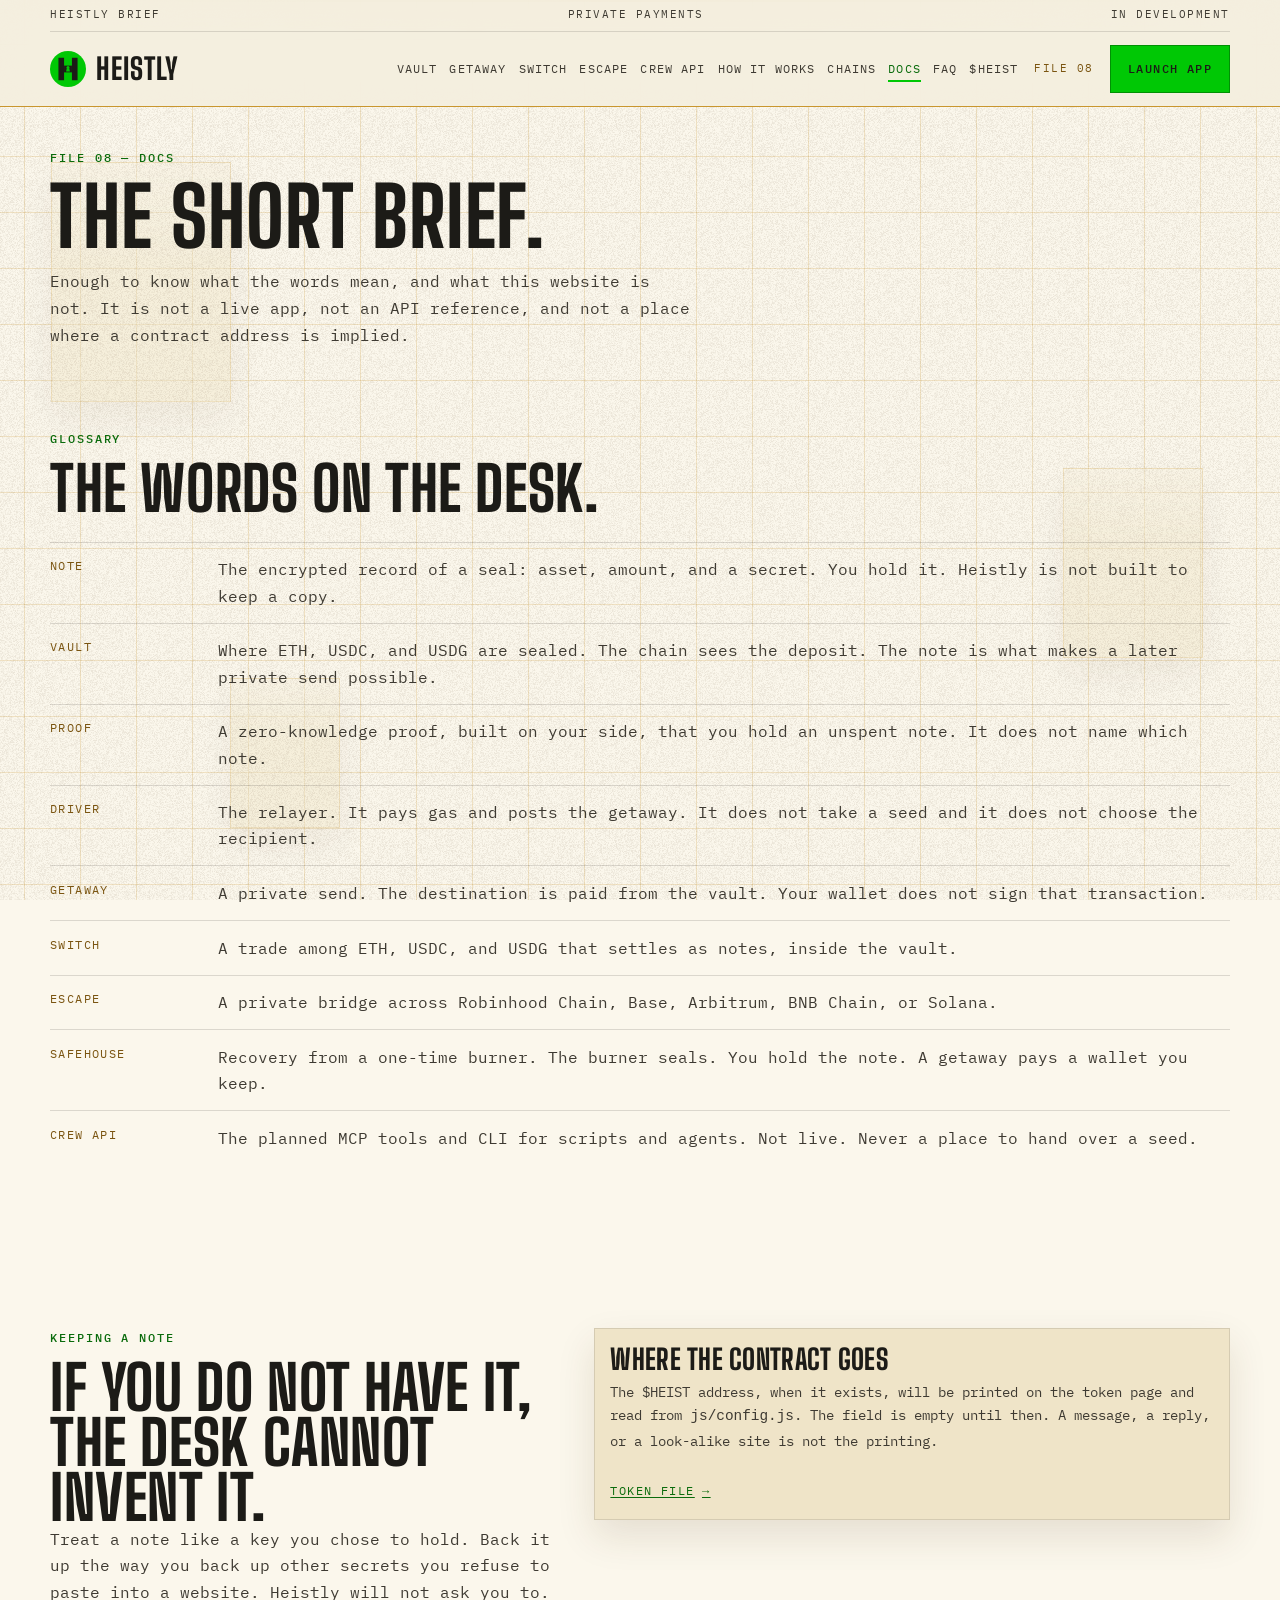
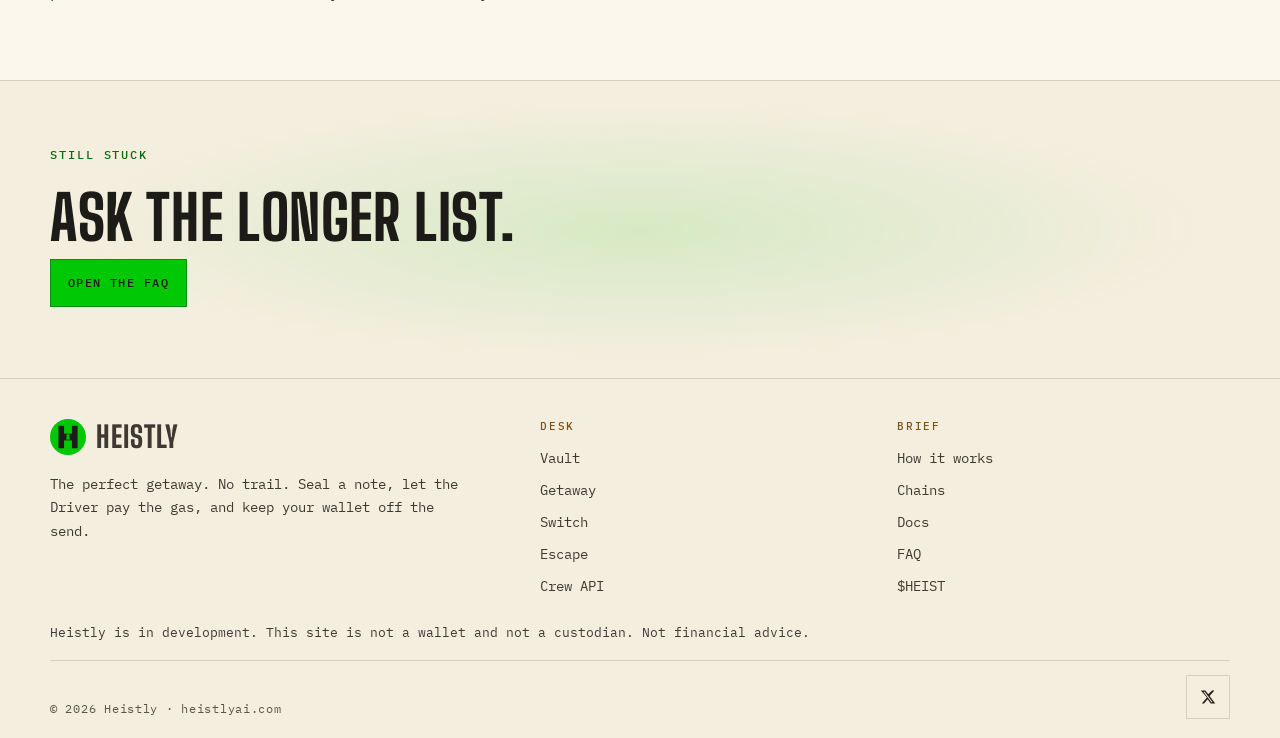
<file: docs/index.html>
<!DOCTYPE html>
<html lang="en">
<head>
  <meta charset="utf-8">
  <meta name="viewport" content="width=device-width, initial-scale=1">
  <title>Docs — Heistly</title>
  <meta name="description" content="A short Heistly brief: notes, the Driver, proofs, escape routes, Safehouse recovery, and where the $HEIST contract will be printed.">
  <link rel="canonical" href="https://heistlyai.com/docs/">
  <meta property="og:type" content="website">
  <meta property="og:site_name" content="Heistly">
  <meta property="og:title" content="Docs — Heistly">
  <meta property="og:description" content="A short Heistly brief: notes, the Driver, proofs, escape routes, Safehouse recovery, and where the $HEIST contract will be printed.">
  <meta property="og:url" content="https://heistlyai.com/docs/">
  <meta property="og:image" content="https://heistlyai.com/og.png">
  <meta property="og:image:width" content="1200">
  <meta property="og:image:height" content="630">
  <meta property="og:image:alt" content="Heistly. The perfect getaway. No trail.">
  <meta name="twitter:card" content="summary_large_image">
  <meta name="twitter:site" content="@heistlyai">
  <meta name="twitter:title" content="Docs — Heistly">
  <meta name="twitter:description" content="A short Heistly brief: notes, the Driver, proofs, escape routes, Safehouse recovery, and where the $HEIST contract will be printed.">
  <meta name="twitter:image" content="https://heistlyai.com/og.png">
  <meta name="theme-color" content="#F4EEDF">
  <meta name="apple-mobile-web-app-title" content="Heistly">
  <link rel="icon" href="/favicon.svg" type="image/svg+xml">
  <link rel="icon" href="/favicon-32x32.png" sizes="32x32" type="image/png">
  <link rel="icon" href="/favicon-16x16.png" sizes="16x16" type="image/png">
  <link rel="icon" href="/favicon.ico" sizes="any">
  <link rel="apple-touch-icon" href="/apple-touch-icon.png">
  <link rel="manifest" href="/site.webmanifest">
  <link rel="preload" href="/fonts/big-shoulders-display-latin-800-normal.woff2" as="font" type="font/woff2" crossorigin>
  <link rel="preload" href="/fonts/ibm-plex-mono-latin-400-normal.woff2" as="font" type="font/woff2" crossorigin>
  <link rel="stylesheet" href="/css/styles.css">
  <script>
    document.documentElement.classList.add("js");
    try {
      if (window.matchMedia("(prefers-reduced-motion: reduce)").matches) {
        document.documentElement.classList.add("reduce-motion");
      }
    } catch (e) {}
  </script>
  
</head>
<body>
  <a class="skip" href="#content">Skip to content</a>
  <header class="site-header">
    <div class="class-bar">
      <span>Heistly brief</span>
      <span>Private payments</span>
      <span>In development</span>
    </div>
    <div class="nav-row">
      <a class="brand" href="/">
        <img src="/assets/logo.svg" width="36" height="36" alt="">
        <span class="brand-name">Heistly</span>
      </a>
      <nav class="primary-nav" aria-label="Primary">
        <a href="/vault/">Vault</a>
        <a href="/getaway/">Getaway</a>
        <a href="/switch/">Switch</a>
        <a href="/escape/">Escape</a>
        <a href="/crew/">Crew API</a>
        <a href="/how-it-works/">How it works</a>
        <a href="/chains/">Chains</a>
        <a href="/docs/" aria-current="page">Docs</a>
        <a href="/faq/">FAQ</a>
        <a href="/token/">$HEIST</a>
      </nav>
      <span class="file-no">File 08</span>
      <a class="btn btn-lime header-cta" href="/app/">Launch app</a>
      <button class="nav-toggle" type="button" aria-expanded="false" aria-controls="mobile-nav">
        <span class="nav-toggle-label">Menu</span>
      </button>
    </div>
  </header>
  <div id="mobile-nav" class="mobile-nav" hidden>
    <nav aria-label="Mobile">
        <a href="/vault/">Vault</a>
        <a href="/getaway/">Getaway</a>
        <a href="/switch/">Switch</a>
        <a href="/escape/">Escape</a>
        <a href="/crew/">Crew API</a>
        <a href="/how-it-works/">How it works</a>
        <a href="/chains/">Chains</a>
        <a href="/docs/" aria-current="page">Docs</a>
        <a href="/faq/">FAQ</a>
        <a href="/token/">$HEIST</a>
        <a class="btn btn-lime" href="/app/">Launch app</a>
    </nav>
  </div>
<main id="content">
  <header class="page-hero wrap">
    <p class="kicker">File 08 — Docs</p>
    <h1>The short brief.</h1>
    <p class="lede">Enough to know what the words mean, and what this website is not. It is not a live app, not an API reference, and not a place where a contract address is implied.</p>
  </header>
  <section class="section" aria-labelledby="words-title">
    <div class="wrap">
      <div class="section-head">
        <p class="kicker">Glossary</p>
        <h2 id="words-title">The words on the desk.</h2>
      </div>
      <dl class="glossary">
        <div><dt>Note</dt><dd>The encrypted record of a seal: asset, amount, and a secret. You hold it. Heistly is not built to keep a copy.</dd></div>
        <div><dt>Vault</dt><dd>Where ETH, USDC, and USDG are sealed. The chain sees the deposit. The note is what makes a later private send possible.</dd></div>
        <div><dt>Proof</dt><dd>A zero-knowledge proof, built on your side, that you hold an unspent note. It does not name which note.</dd></div>
        <div><dt>Driver</dt><dd>The relayer. It pays gas and posts the getaway. It does not take a seed and it does not choose the recipient.</dd></div>
        <div><dt>Getaway</dt><dd>A private send. The destination is paid from the vault. Your wallet does not sign that transaction.</dd></div>
        <div><dt>Switch</dt><dd>A trade among ETH, USDC, and USDG that settles as notes, inside the vault.</dd></div>
        <div><dt>Escape</dt><dd>A private bridge across Robinhood Chain, Base, Arbitrum, BNB Chain, or Solana.</dd></div>
        <div><dt>Safehouse</dt><dd>Recovery from a one-time burner. The burner seals. You hold the note. A getaway pays a wallet you keep.</dd></div>
        <div><dt>Crew API</dt><dd>The planned MCP tools and CLI for scripts and agents. Not live. Never a place to hand over a seed.</dd></div>
      </dl>
    </div>
  </section>
  <section class="section" aria-labelledby="keep-title">
    <div class="wrap two-col">
      <div>
        <p class="kicker">Keeping a note</p>
        <h2 id="keep-title">If you do not have it, the desk cannot invent it.</h2>
        <p class="lede">Treat a note like a key you chose to hold. Back it up the way you back up other secrets you refuse to paste into a website. Heistly will not ask you to.</p>
      </div>
      <article class="plain-card">
        <h3>Where the contract goes</h3>
        <p>The $HEIST address, when it exists, will be printed on the token page and read from <code>js/config.js</code>. The field is empty until then. A message, a reply, or a look-alike site is not the printing.</p>
        <p style="margin-top:0.75rem"><a class="link-arrow" href="/token/">Token file</a></p>
      </article>
    </div>
  </section>
  <section class="cta-band" aria-labelledby="docs-cta">
    <div class="wrap">
      <p class="kicker">Still stuck</p>
      <h2 id="docs-cta">Ask the longer list.</h2>
      <a class="btn btn-lime" href="/faq/">Open the FAQ</a>
    </div>
  </section>
</main>

  <footer class="site-footer">
    <div class="footer-grid">
      <div>
        <a class="brand" href="/">
          <img src="/assets/logo.svg" width="36" height="36" alt="">
          <span class="brand-name">Heistly</span>
        </a>
        <p>The perfect getaway. No trail. Seal a note, let the Driver pay the gas, and keep your wallet off the send.</p>
      </div>
      <div>
        <h2>Desk</h2>
        <ul>
          <li><a href="/vault/">Vault</a></li>
          <li><a href="/getaway/">Getaway</a></li>
          <li><a href="/switch/">Switch</a></li>
          <li><a href="/escape/">Escape</a></li>
          <li><a href="/crew/">Crew API</a></li>
        </ul>
      </div>
      <div>
        <h2>Brief</h2>
        <ul>
          <li><a href="/how-it-works/">How it works</a></li>
          <li><a href="/chains/">Chains</a></li>
          <li><a href="/docs/">Docs</a></li>
          <li><a href="/faq/">FAQ</a></li>
          <li><a href="/token/">$HEIST</a></li>
        </ul>
      </div>
    </div>
    <p class="disclaimer">Heistly is in development. This site is not a wallet and not a custodian. Not financial advice.</p>
    <div class="footer-end">
      <p>&copy; <span data-year>2026</span> Heistly · heistlyai.com</p>
      <a class="x-link" data-x-link href="https://x.com/heistlyai" rel="me noopener noreferrer" target="_blank" aria-label="Heistly on X"><svg viewBox="0 0 24 24" aria-hidden="true" focusable="false"><path fill="currentColor" d="M18.244 2.25h3.308l-7.227 8.26 8.502 11.24H16.17l-4.714-6.231-5.401 6.231H2.744l7.727-8.835L1.254 2.25H8.08l4.253 5.622L18.244 2.25zm-1.161 17.52h1.833L7.084 4.126H5.117z"/></svg></a>
    </div>
  </footer>
  <script src="/js/config.js"></script>
  <script src="/js/main.js"></script>
  <script src="/js/motion.js"></script>
</body>
</html>
</file>
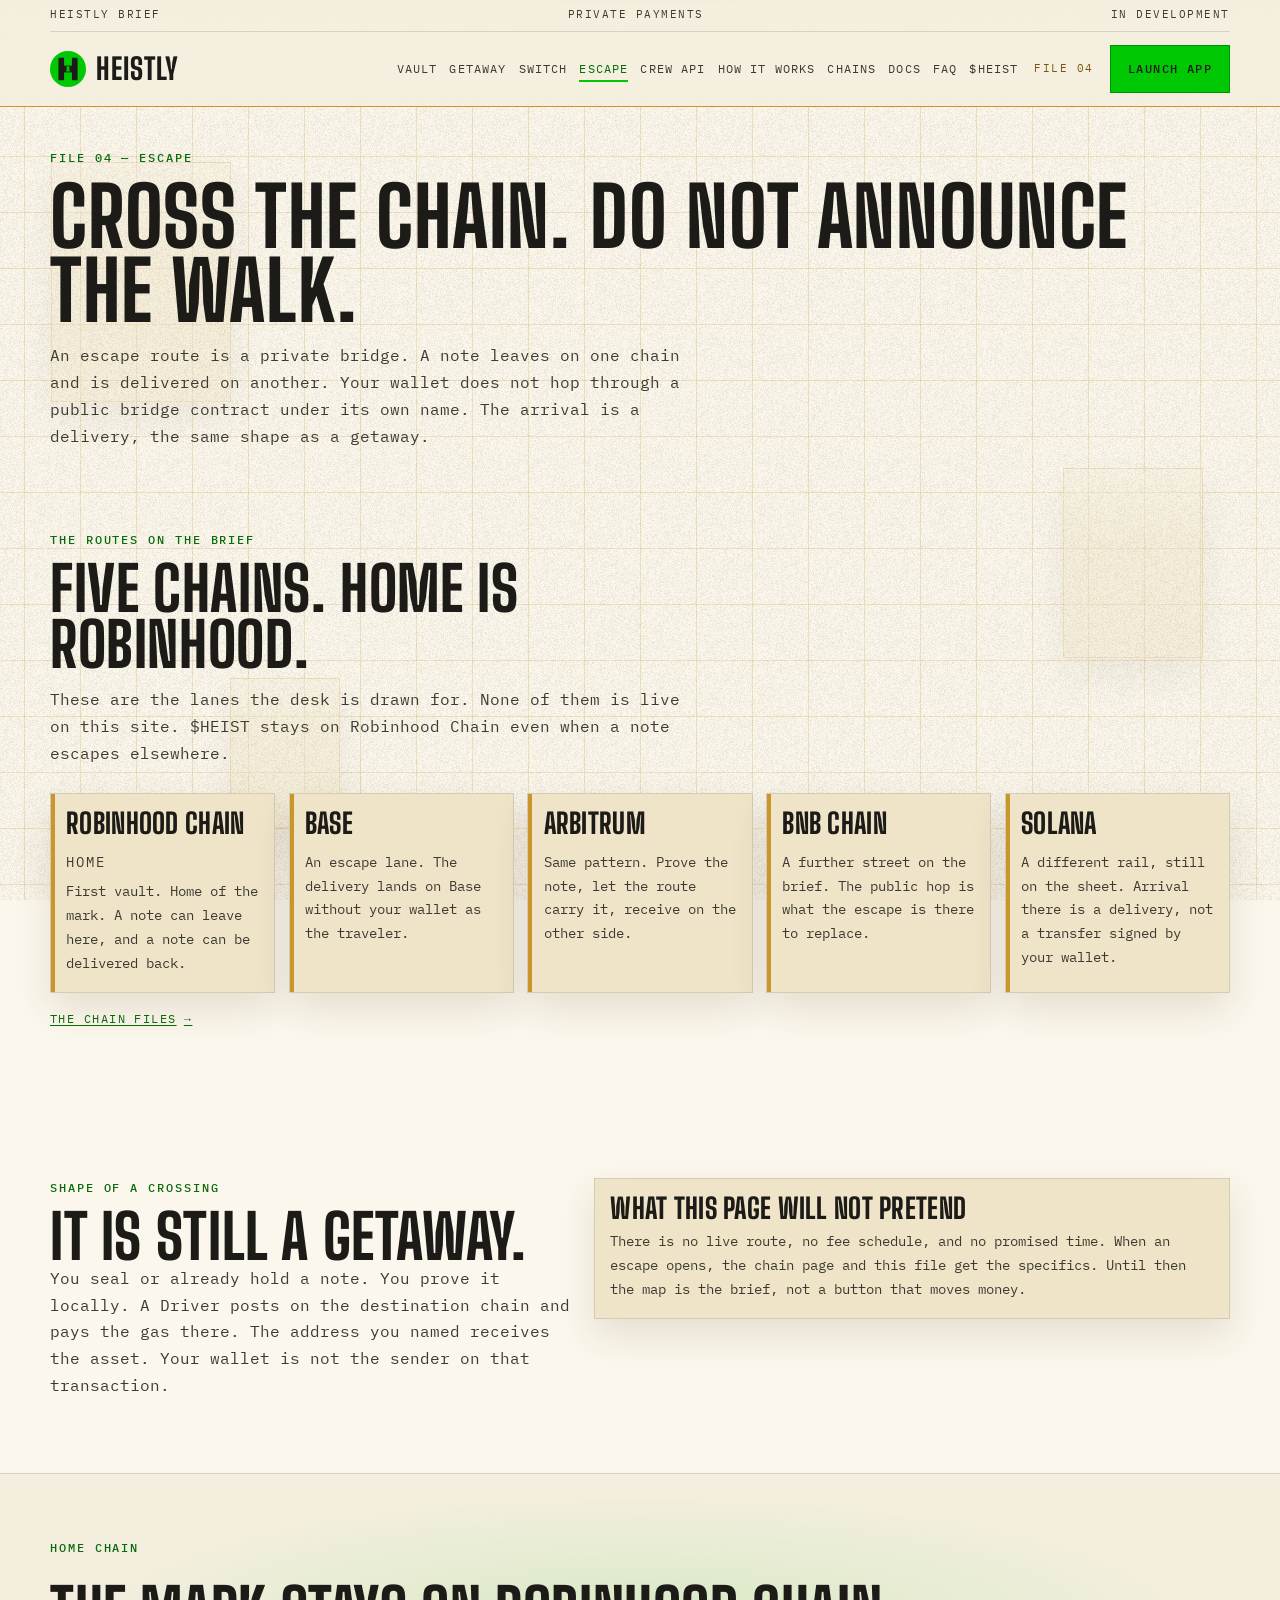
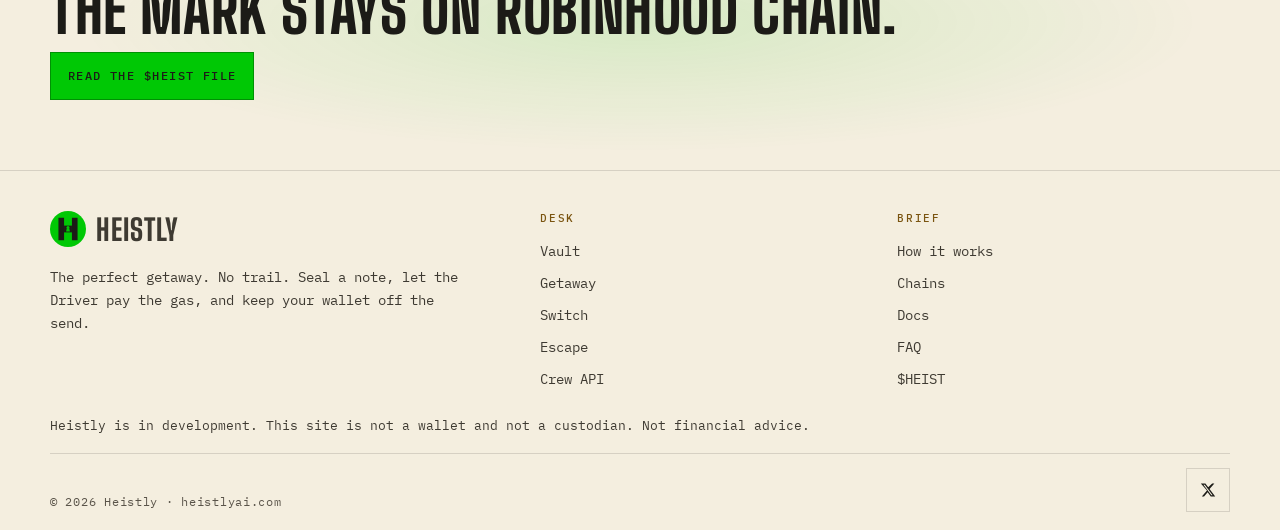
<file: escape/index.html>
<!DOCTYPE html>
<html lang="en">
<head>
  <meta charset="utf-8">
  <meta name="viewport" content="width=device-width, initial-scale=1">
  <title>Escape — Heistly</title>
  <meta name="description" content="A private bridge across Robinhood Chain, Base, Arbitrum, BNB Chain, and Solana. Arrive without your wallet walking the public hop.">
  <link rel="canonical" href="https://heistlyai.com/escape/">
  <meta property="og:type" content="website">
  <meta property="og:site_name" content="Heistly">
  <meta property="og:title" content="Escape — Heistly">
  <meta property="og:description" content="A private bridge across Robinhood Chain, Base, Arbitrum, BNB Chain, and Solana. Arrive without your wallet walking the public hop.">
  <meta property="og:url" content="https://heistlyai.com/escape/">
  <meta property="og:image" content="https://heistlyai.com/og.png">
  <meta property="og:image:width" content="1200">
  <meta property="og:image:height" content="630">
  <meta property="og:image:alt" content="Heistly. The perfect getaway. No trail.">
  <meta name="twitter:card" content="summary_large_image">
  <meta name="twitter:site" content="@heistlyai">
  <meta name="twitter:title" content="Escape — Heistly">
  <meta name="twitter:description" content="A private bridge across Robinhood Chain, Base, Arbitrum, BNB Chain, and Solana. Arrive without your wallet walking the public hop.">
  <meta name="twitter:image" content="https://heistlyai.com/og.png">
  <meta name="theme-color" content="#F4EEDF">
  <meta name="apple-mobile-web-app-title" content="Heistly">
  <link rel="icon" href="/favicon.svg" type="image/svg+xml">
  <link rel="icon" href="/favicon-32x32.png" sizes="32x32" type="image/png">
  <link rel="icon" href="/favicon-16x16.png" sizes="16x16" type="image/png">
  <link rel="icon" href="/favicon.ico" sizes="any">
  <link rel="apple-touch-icon" href="/apple-touch-icon.png">
  <link rel="manifest" href="/site.webmanifest">
  <link rel="preload" href="/fonts/big-shoulders-display-latin-800-normal.woff2" as="font" type="font/woff2" crossorigin>
  <link rel="preload" href="/fonts/ibm-plex-mono-latin-400-normal.woff2" as="font" type="font/woff2" crossorigin>
  <link rel="stylesheet" href="/css/styles.css">
  <script>
    document.documentElement.classList.add("js");
    try {
      if (window.matchMedia("(prefers-reduced-motion: reduce)").matches) {
        document.documentElement.classList.add("reduce-motion");
      }
    } catch (e) {}
  </script>
  
</head>
<body>
  <a class="skip" href="#content">Skip to content</a>
  <header class="site-header">
    <div class="class-bar">
      <span>Heistly brief</span>
      <span>Private payments</span>
      <span>In development</span>
    </div>
    <div class="nav-row">
      <a class="brand" href="/">
        <img src="/assets/logo.svg" width="36" height="36" alt="">
        <span class="brand-name">Heistly</span>
      </a>
      <nav class="primary-nav" aria-label="Primary">
        <a href="/vault/">Vault</a>
        <a href="/getaway/">Getaway</a>
        <a href="/switch/">Switch</a>
        <a href="/escape/" aria-current="page">Escape</a>
        <a href="/crew/">Crew API</a>
        <a href="/how-it-works/">How it works</a>
        <a href="/chains/">Chains</a>
        <a href="/docs/">Docs</a>
        <a href="/faq/">FAQ</a>
        <a href="/token/">$HEIST</a>
      </nav>
      <span class="file-no">File 04</span>
      <a class="btn btn-lime header-cta" href="/app/">Launch app</a>
      <button class="nav-toggle" type="button" aria-expanded="false" aria-controls="mobile-nav">
        <span class="nav-toggle-label">Menu</span>
      </button>
    </div>
  </header>
  <div id="mobile-nav" class="mobile-nav" hidden>
    <nav aria-label="Mobile">
        <a href="/vault/">Vault</a>
        <a href="/getaway/">Getaway</a>
        <a href="/switch/">Switch</a>
        <a href="/escape/" aria-current="page">Escape</a>
        <a href="/crew/">Crew API</a>
        <a href="/how-it-works/">How it works</a>
        <a href="/chains/">Chains</a>
        <a href="/docs/">Docs</a>
        <a href="/faq/">FAQ</a>
        <a href="/token/">$HEIST</a>
        <a class="btn btn-lime" href="/app/">Launch app</a>
    </nav>
  </div>
<main id="content">
  <header class="page-hero wrap">
    <p class="kicker">File 04 — Escape</p>
    <h1>Cross the chain. Do not announce the walk.</h1>
    <p class="lede">An escape route is a private bridge. A note leaves on one chain and is delivered on another. Your wallet does not hop through a public bridge contract under its own name. The arrival is a delivery, the same shape as a getaway.</p>
  </header>
  <section class="section" aria-labelledby="routes-title">
    <div class="wrap">
      <div class="section-head">
        <p class="kicker">The routes on the brief</p>
        <h2 id="routes-title">Five chains. Home is Robinhood.</h2>
        <p class="lede">These are the lanes the desk is drawn for. None of them is live on this site. $HEIST stays on Robinhood Chain even when a note escapes elsewhere.</p>
      </div>
      <div class="chain-grid cols-5">
        <article class="chain-card" id="robinhood"><h3>Robinhood Chain</h3><p class="home-mark">Home</p><p>First vault. Home of the mark. A note can leave here, and a note can be delivered back.</p></article>
        <article class="chain-card" id="base"><h3>Base</h3><p>An escape lane. The delivery lands on Base without your wallet as the traveler.</p></article>
        <article class="chain-card" id="arbitrum"><h3>Arbitrum</h3><p>Same pattern. Prove the note, let the route carry it, receive on the other side.</p></article>
        <article class="chain-card" id="bnb"><h3>BNB Chain</h3><p>A further street on the brief. The public hop is what the escape is there to replace.</p></article>
        <article class="chain-card" id="solana"><h3>Solana</h3><p>A different rail, still on the sheet. Arrival there is a delivery, not a transfer signed by your wallet.</p></article>
      </div>
      <p><a class="link-arrow" href="/chains/">The chain files</a></p>
    </div>
  </section>
  <section class="section" aria-labelledby="shape-title">
    <div class="wrap two-col">
      <div>
        <p class="kicker">Shape of a crossing</p>
        <h2 id="shape-title">It is still a getaway.</h2>
        <p class="lede">You seal or already hold a note. You prove it locally. A Driver posts on the destination chain and pays the gas there. The address you named receives the asset. Your wallet is not the sender on that transaction.</p>
      </div>
      <article class="plain-card">
        <h3>What this page will not pretend</h3>
        <p>There is no live route, no fee schedule, and no promised time. When an escape opens, the chain page and this file get the specifics. Until then the map is the brief, not a button that moves money.</p>
      </article>
    </div>
  </section>
  <section class="cta-band" aria-labelledby="escape-cta">
    <div class="wrap">
      <p class="kicker">Home chain</p>
      <h2 id="escape-cta">The mark stays on Robinhood Chain.</h2>
      <a class="btn btn-lime" href="/token/">Read the $HEIST file</a>
    </div>
  </section>
</main>

  <footer class="site-footer">
    <div class="footer-grid">
      <div>
        <a class="brand" href="/">
          <img src="/assets/logo.svg" width="36" height="36" alt="">
          <span class="brand-name">Heistly</span>
        </a>
        <p>The perfect getaway. No trail. Seal a note, let the Driver pay the gas, and keep your wallet off the send.</p>
      </div>
      <div>
        <h2>Desk</h2>
        <ul>
          <li><a href="/vault/">Vault</a></li>
          <li><a href="/getaway/">Getaway</a></li>
          <li><a href="/switch/">Switch</a></li>
          <li><a href="/escape/">Escape</a></li>
          <li><a href="/crew/">Crew API</a></li>
        </ul>
      </div>
      <div>
        <h2>Brief</h2>
        <ul>
          <li><a href="/how-it-works/">How it works</a></li>
          <li><a href="/chains/">Chains</a></li>
          <li><a href="/docs/">Docs</a></li>
          <li><a href="/faq/">FAQ</a></li>
          <li><a href="/token/">$HEIST</a></li>
        </ul>
      </div>
    </div>
    <p class="disclaimer">Heistly is in development. This site is not a wallet and not a custodian. Not financial advice.</p>
    <div class="footer-end">
      <p>&copy; <span data-year>2026</span> Heistly · heistlyai.com</p>
      <a class="x-link" data-x-link href="https://x.com/heistlyai" rel="me noopener noreferrer" target="_blank" aria-label="Heistly on X"><svg viewBox="0 0 24 24" aria-hidden="true" focusable="false"><path fill="currentColor" d="M18.244 2.25h3.308l-7.227 8.26 8.502 11.24H16.17l-4.714-6.231-5.401 6.231H2.744l7.727-8.835L1.254 2.25H8.08l4.253 5.622L18.244 2.25zm-1.161 17.52h1.833L7.084 4.126H5.117z"/></svg></a>
    </div>
  </footer>
  <script src="/js/config.js"></script>
  <script src="/js/main.js"></script>
  <script src="/js/motion.js"></script>
</body>
</html>
</file>
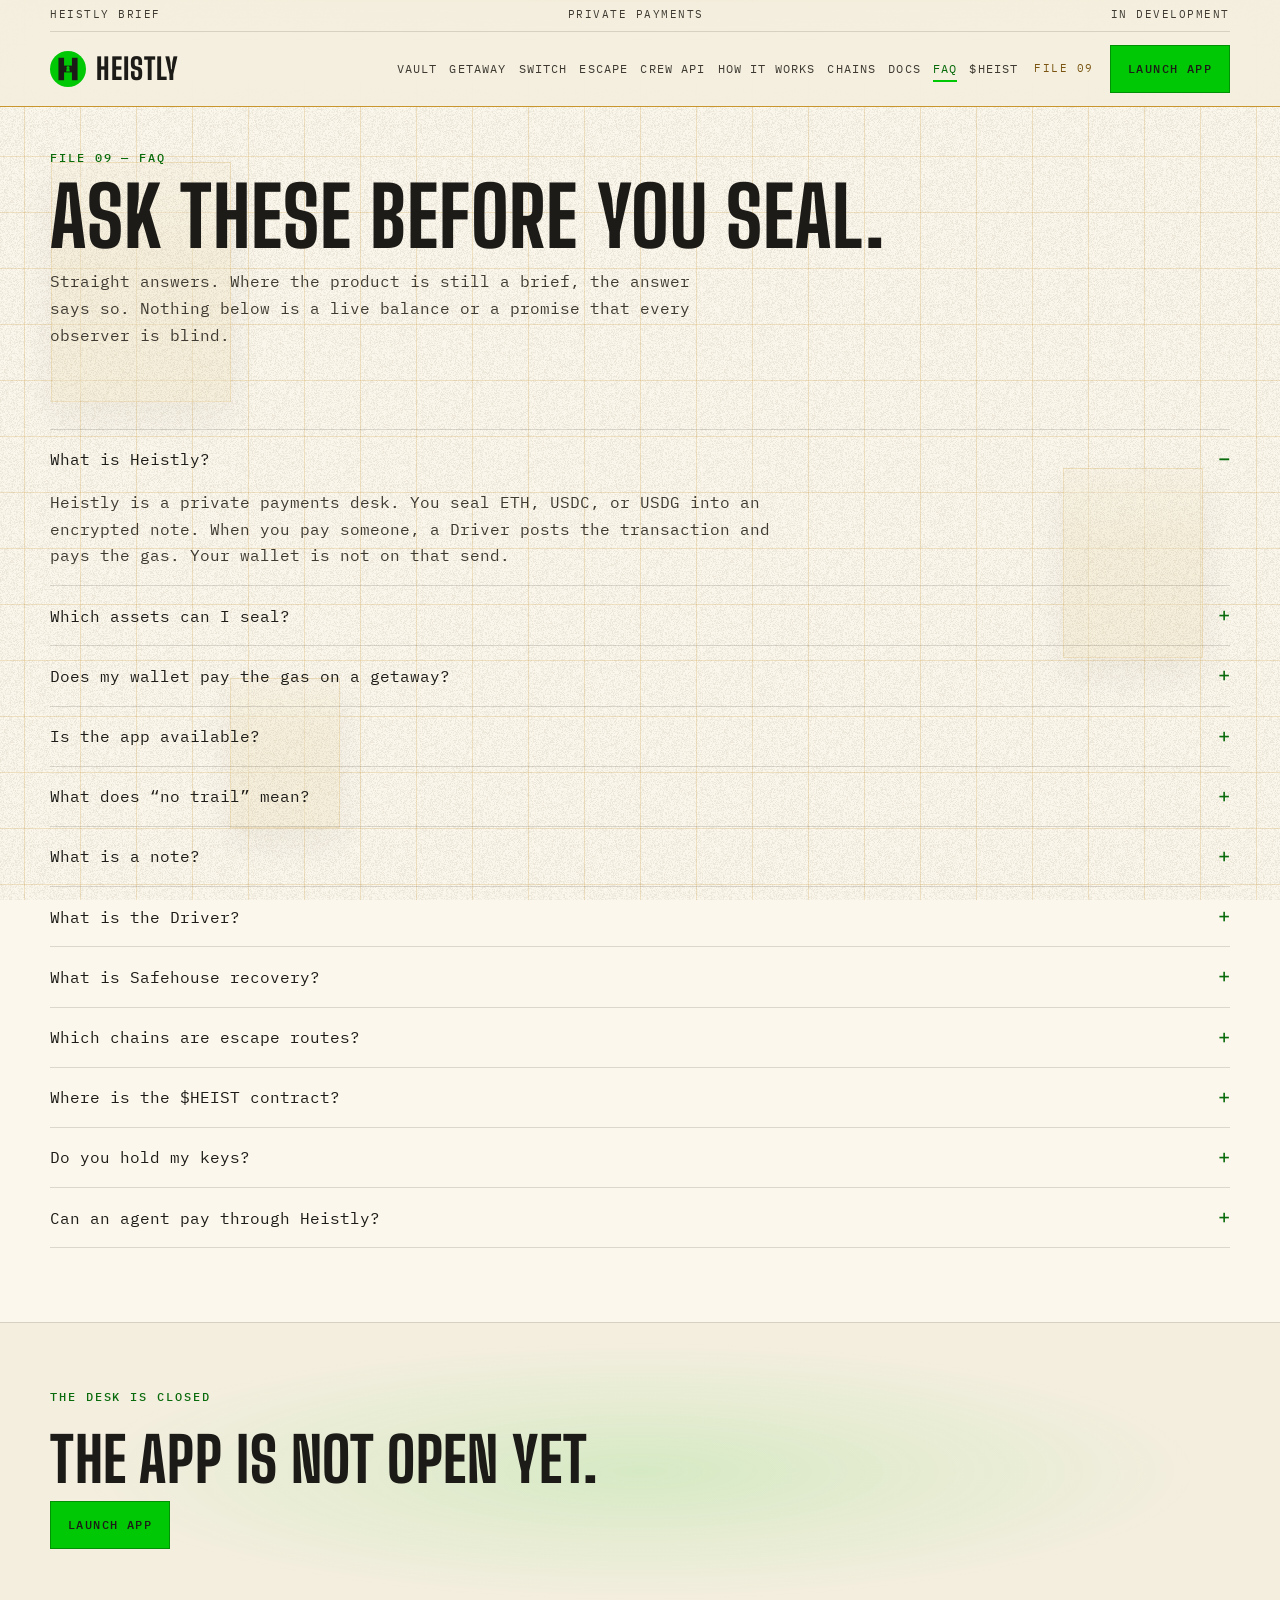
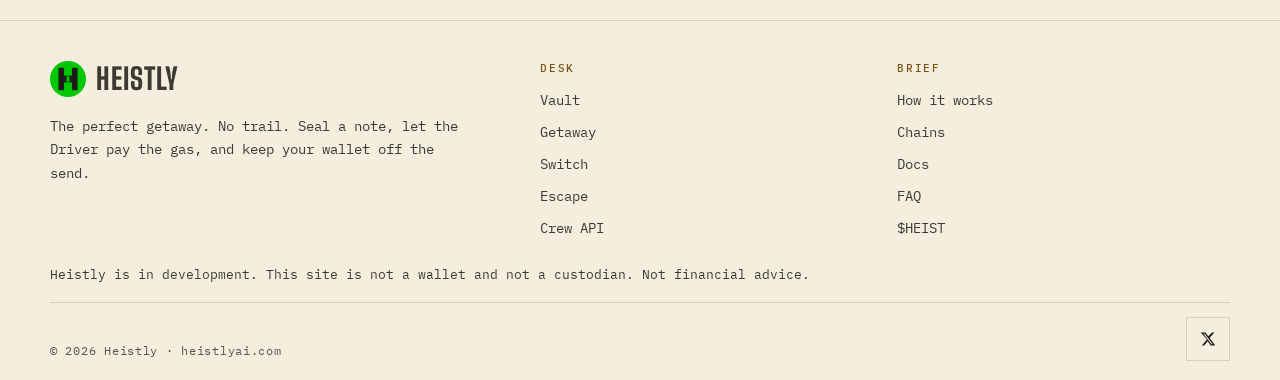
<file: faq/index.html>
<!DOCTYPE html>
<html lang="en">
<head>
  <meta charset="utf-8">
  <meta name="viewport" content="width=device-width, initial-scale=1">
  <title>FAQ — Heistly</title>
  <meta name="description" content="What Heistly is, what a note and the Driver do, which chains are on the brief, and why the $HEIST contract field is empty.">
  <link rel="canonical" href="https://heistlyai.com/faq/">
  <meta property="og:type" content="website">
  <meta property="og:site_name" content="Heistly">
  <meta property="og:title" content="FAQ — Heistly">
  <meta property="og:description" content="What Heistly is, what a note and the Driver do, which chains are on the brief, and why the $HEIST contract field is empty.">
  <meta property="og:url" content="https://heistlyai.com/faq/">
  <meta property="og:image" content="https://heistlyai.com/og.png">
  <meta property="og:image:width" content="1200">
  <meta property="og:image:height" content="630">
  <meta property="og:image:alt" content="Heistly. The perfect getaway. No trail.">
  <meta name="twitter:card" content="summary_large_image">
  <meta name="twitter:site" content="@heistlyai">
  <meta name="twitter:title" content="FAQ — Heistly">
  <meta name="twitter:description" content="What Heistly is, what a note and the Driver do, which chains are on the brief, and why the $HEIST contract field is empty.">
  <meta name="twitter:image" content="https://heistlyai.com/og.png">
  <meta name="theme-color" content="#F4EEDF">
  <meta name="apple-mobile-web-app-title" content="Heistly">
  <link rel="icon" href="/favicon.svg" type="image/svg+xml">
  <link rel="icon" href="/favicon-32x32.png" sizes="32x32" type="image/png">
  <link rel="icon" href="/favicon-16x16.png" sizes="16x16" type="image/png">
  <link rel="icon" href="/favicon.ico" sizes="any">
  <link rel="apple-touch-icon" href="/apple-touch-icon.png">
  <link rel="manifest" href="/site.webmanifest">
  <link rel="preload" href="/fonts/big-shoulders-display-latin-800-normal.woff2" as="font" type="font/woff2" crossorigin>
  <link rel="preload" href="/fonts/ibm-plex-mono-latin-400-normal.woff2" as="font" type="font/woff2" crossorigin>
  <link rel="stylesheet" href="/css/styles.css">
  <script>
    document.documentElement.classList.add("js");
    try {
      if (window.matchMedia("(prefers-reduced-motion: reduce)").matches) {
        document.documentElement.classList.add("reduce-motion");
      }
    } catch (e) {}
  </script>
  <script type="application/ld+json">{"@context":"https://schema.org","@type":"FAQPage","mainEntity":[{"@type":"Question","name":"What is Heistly?","acceptedAnswer":{"@type":"Answer","text":"Heistly is a private payments desk. You seal ETH, USDC, or USDG into an encrypted note. When you pay someone, a Driver posts the transaction and pays the gas. Your wallet is not on that send."}},{"@type":"Question","name":"Which assets can I seal?","acceptedAnswer":{"@type":"Answer","text":"ETH, USDC, and USDG. A switch trades among those three inside the vault, so you do not withdraw to a public wallet just to change what you are holding."}},{"@type":"Question","name":"Does my wallet pay the gas on a getaway?","acceptedAnswer":{"@type":"Answer","text":"No. The Driver is a relayer. It pays the gas and submits the proof. Your wallet does not sign the outgoing transaction, which is why it never touches that send."}},{"@type":"Question","name":"Is the app available?","acceptedAnswer":{"@type":"Answer","text":"No. Heistly is in development. This website is the brief, not a wallet. There is no balance here and no way to send funds from these pages."}},{"@type":"Question","name":"What does \u201cno trail\u201d mean?","acceptedAnswer":{"@type":"Answer","text":"The payout does not carry your address. The deposit into the vault is still public: the chain can see that assets went in. The note, which stays with you, is what connects that deposit to a later getaway. Heistly does not claim that every observer is blind."}},{"@type":"Question","name":"What is a note?","acceptedAnswer":{"@type":"Answer","text":"A note is the encrypted record of what you sealed: the asset, the amount, and a secret only you can use. Heistly is not meant to keep a copy, and the desk never asks you to paste a seed phrase."}},{"@type":"Question","name":"What is the Driver?","acceptedAnswer":{"@type":"Answer","text":"The Driver carries a getaway onto the chain. You build the proof where you sit. The Driver pays the gas and posts the send. It does not need your seed, and it does not choose who gets paid."}},{"@type":"Question","name":"What is Safehouse recovery?","acceptedAnswer":{"@type":"Answer","text":"A one-time burner can seal funds in. It should not be the address that gets paid later. You hold the note, and a getaway pays a wallet you actually keep. The burner is not the receiver."}},{"@type":"Question","name":"Which chains are escape routes?","acceptedAnswer":{"@type":"Answer","text":"Robinhood Chain, Base, Arbitrum, BNB Chain, and Solana. $HEIST itself is issued on Robinhood Chain. The contract is not published yet."}},{"@type":"Question","name":"Where is the $HEIST contract?","acceptedAnswer":{"@type":"Answer","text":"It is not published. This site will print the address when it is real. Until then the field stays empty on purpose. Treat any contract sent to you in a message as a fake."}},{"@type":"Question","name":"Do you hold my keys?","acceptedAnswer":{"@type":"Answer","text":"No. Notes and proofs are meant to stay on a machine you control. Heistly is not a custodian. If a screen asks you to paste a seed phrase, it is not this desk."}},{"@type":"Question","name":"Can an agent pay through Heistly?","acceptedAnswer":{"@type":"Answer","text":"That is the Crew API: an MCP surface and a CLI for scripts and assistants. It is drawn in the brief, and it is not live. An agent can ask for a getaway. It does not receive your seed."}}]}</script>
</head>
<body>
  <a class="skip" href="#content">Skip to content</a>
  <header class="site-header">
    <div class="class-bar">
      <span>Heistly brief</span>
      <span>Private payments</span>
      <span>In development</span>
    </div>
    <div class="nav-row">
      <a class="brand" href="/">
        <img src="/assets/logo.svg" width="36" height="36" alt="">
        <span class="brand-name">Heistly</span>
      </a>
      <nav class="primary-nav" aria-label="Primary">
        <a href="/vault/">Vault</a>
        <a href="/getaway/">Getaway</a>
        <a href="/switch/">Switch</a>
        <a href="/escape/">Escape</a>
        <a href="/crew/">Crew API</a>
        <a href="/how-it-works/">How it works</a>
        <a href="/chains/">Chains</a>
        <a href="/docs/">Docs</a>
        <a href="/faq/" aria-current="page">FAQ</a>
        <a href="/token/">$HEIST</a>
      </nav>
      <span class="file-no">File 09</span>
      <a class="btn btn-lime header-cta" href="/app/">Launch app</a>
      <button class="nav-toggle" type="button" aria-expanded="false" aria-controls="mobile-nav">
        <span class="nav-toggle-label">Menu</span>
      </button>
    </div>
  </header>
  <div id="mobile-nav" class="mobile-nav" hidden>
    <nav aria-label="Mobile">
        <a href="/vault/">Vault</a>
        <a href="/getaway/">Getaway</a>
        <a href="/switch/">Switch</a>
        <a href="/escape/">Escape</a>
        <a href="/crew/">Crew API</a>
        <a href="/how-it-works/">How it works</a>
        <a href="/chains/">Chains</a>
        <a href="/docs/">Docs</a>
        <a href="/faq/" aria-current="page">FAQ</a>
        <a href="/token/">$HEIST</a>
        <a class="btn btn-lime" href="/app/">Launch app</a>
    </nav>
  </div>
<main id="content">
  <header class="page-hero wrap">
    <p class="kicker">File 09 — FAQ</p>
    <h1>Ask these before you seal.</h1>
    <p class="lede">Straight answers. Where the product is still a brief, the answer says so. Nothing below is a live balance or a promise that every observer is blind.</p>
  </header>
  <section class="section" aria-labelledby="all-faq">
    <div class="wrap">
      <h2 id="all-faq" class="sr-only">Questions</h2>
      <div class="faq-list">
      <details class="faq" open>
        <summary>What is Heistly?</summary>
        <div class="answer"><p>Heistly is a private payments desk. You seal ETH, USDC, or USDG into an encrypted note. When you pay someone, a Driver posts the transaction and pays the gas. Your wallet is not on that send.</p></div>
      </details>
      <details class="faq">
        <summary>Which assets can I seal?</summary>
        <div class="answer"><p>ETH, USDC, and USDG. A switch trades among those three inside the vault, so you do not withdraw to a public wallet just to change what you are holding.</p></div>
      </details>
      <details class="faq">
        <summary>Does my wallet pay the gas on a getaway?</summary>
        <div class="answer"><p>No. The Driver is a relayer. It pays the gas and submits the proof. Your wallet does not sign the outgoing transaction, which is why it never touches that send.</p></div>
      </details>
      <details class="faq">
        <summary>Is the app available?</summary>
        <div class="answer"><p>No. Heistly is in development. This website is the brief, not a wallet. There is no balance here and no way to send funds from these pages.</p></div>
      </details>
      <details class="faq">
        <summary>What does “no trail” mean?</summary>
        <div class="answer"><p>The payout does not carry your address. The deposit into the vault is still public: the chain can see that assets went in. The note, which stays with you, is what connects that deposit to a later getaway. Heistly does not claim that every observer is blind.</p></div>
      </details>
      <details class="faq">
        <summary>What is a note?</summary>
        <div class="answer"><p>A note is the encrypted record of what you sealed: the asset, the amount, and a secret only you can use. Heistly is not meant to keep a copy, and the desk never asks you to paste a seed phrase.</p></div>
      </details>
      <details class="faq">
        <summary>What is the Driver?</summary>
        <div class="answer"><p>The Driver carries a getaway onto the chain. You build the proof where you sit. The Driver pays the gas and posts the send. It does not need your seed, and it does not choose who gets paid.</p></div>
      </details>
      <details class="faq">
        <summary>What is Safehouse recovery?</summary>
        <div class="answer"><p>A one-time burner can seal funds in. It should not be the address that gets paid later. You hold the note, and a getaway pays a wallet you actually keep. The burner is not the receiver.</p></div>
      </details>
      <details class="faq">
        <summary>Which chains are escape routes?</summary>
        <div class="answer"><p>Robinhood Chain, Base, Arbitrum, BNB Chain, and Solana. $HEIST itself is issued on Robinhood Chain. The contract is not published yet.</p></div>
      </details>
      <details class="faq">
        <summary>Where is the $HEIST contract?</summary>
        <div class="answer"><p>It is not published. This site will print the address when it is real. Until then the field stays empty on purpose. Treat any contract sent to you in a message as a fake.</p></div>
      </details>
      <details class="faq">
        <summary>Do you hold my keys?</summary>
        <div class="answer"><p>No. Notes and proofs are meant to stay on a machine you control. Heistly is not a custodian. If a screen asks you to paste a seed phrase, it is not this desk.</p></div>
      </details>
      <details class="faq">
        <summary>Can an agent pay through Heistly?</summary>
        <div class="answer"><p>That is the Crew API: an MCP surface and a CLI for scripts and assistants. It is drawn in the brief, and it is not live. An agent can ask for a getaway. It does not receive your seed.</p></div>
      </details>
      </div>
    </div>
  </section>
  <section class="cta-band" aria-labelledby="faq-cta">
    <div class="wrap">
      <p class="kicker">The desk is closed</p>
      <h2 id="faq-cta">The app is not open yet.</h2>
      <a class="btn btn-lime" href="/app/">Launch app</a>
    </div>
  </section>
</main>

  <footer class="site-footer">
    <div class="footer-grid">
      <div>
        <a class="brand" href="/">
          <img src="/assets/logo.svg" width="36" height="36" alt="">
          <span class="brand-name">Heistly</span>
        </a>
        <p>The perfect getaway. No trail. Seal a note, let the Driver pay the gas, and keep your wallet off the send.</p>
      </div>
      <div>
        <h2>Desk</h2>
        <ul>
          <li><a href="/vault/">Vault</a></li>
          <li><a href="/getaway/">Getaway</a></li>
          <li><a href="/switch/">Switch</a></li>
          <li><a href="/escape/">Escape</a></li>
          <li><a href="/crew/">Crew API</a></li>
        </ul>
      </div>
      <div>
        <h2>Brief</h2>
        <ul>
          <li><a href="/how-it-works/">How it works</a></li>
          <li><a href="/chains/">Chains</a></li>
          <li><a href="/docs/">Docs</a></li>
          <li><a href="/faq/">FAQ</a></li>
          <li><a href="/token/">$HEIST</a></li>
        </ul>
      </div>
    </div>
    <p class="disclaimer">Heistly is in development. This site is not a wallet and not a custodian. Not financial advice.</p>
    <div class="footer-end">
      <p>&copy; <span data-year>2026</span> Heistly · heistlyai.com</p>
      <a class="x-link" data-x-link href="https://x.com/heistlyai" rel="me noopener noreferrer" target="_blank" aria-label="Heistly on X"><svg viewBox="0 0 24 24" aria-hidden="true" focusable="false"><path fill="currentColor" d="M18.244 2.25h3.308l-7.227 8.26 8.502 11.24H16.17l-4.714-6.231-5.401 6.231H2.744l7.727-8.835L1.254 2.25H8.08l4.253 5.622L18.244 2.25zm-1.161 17.52h1.833L7.084 4.126H5.117z"/></svg></a>
    </div>
  </footer>
  <script src="/js/config.js"></script>
  <script src="/js/main.js"></script>
  <script src="/js/motion.js"></script>
</body>
</html>
</file>
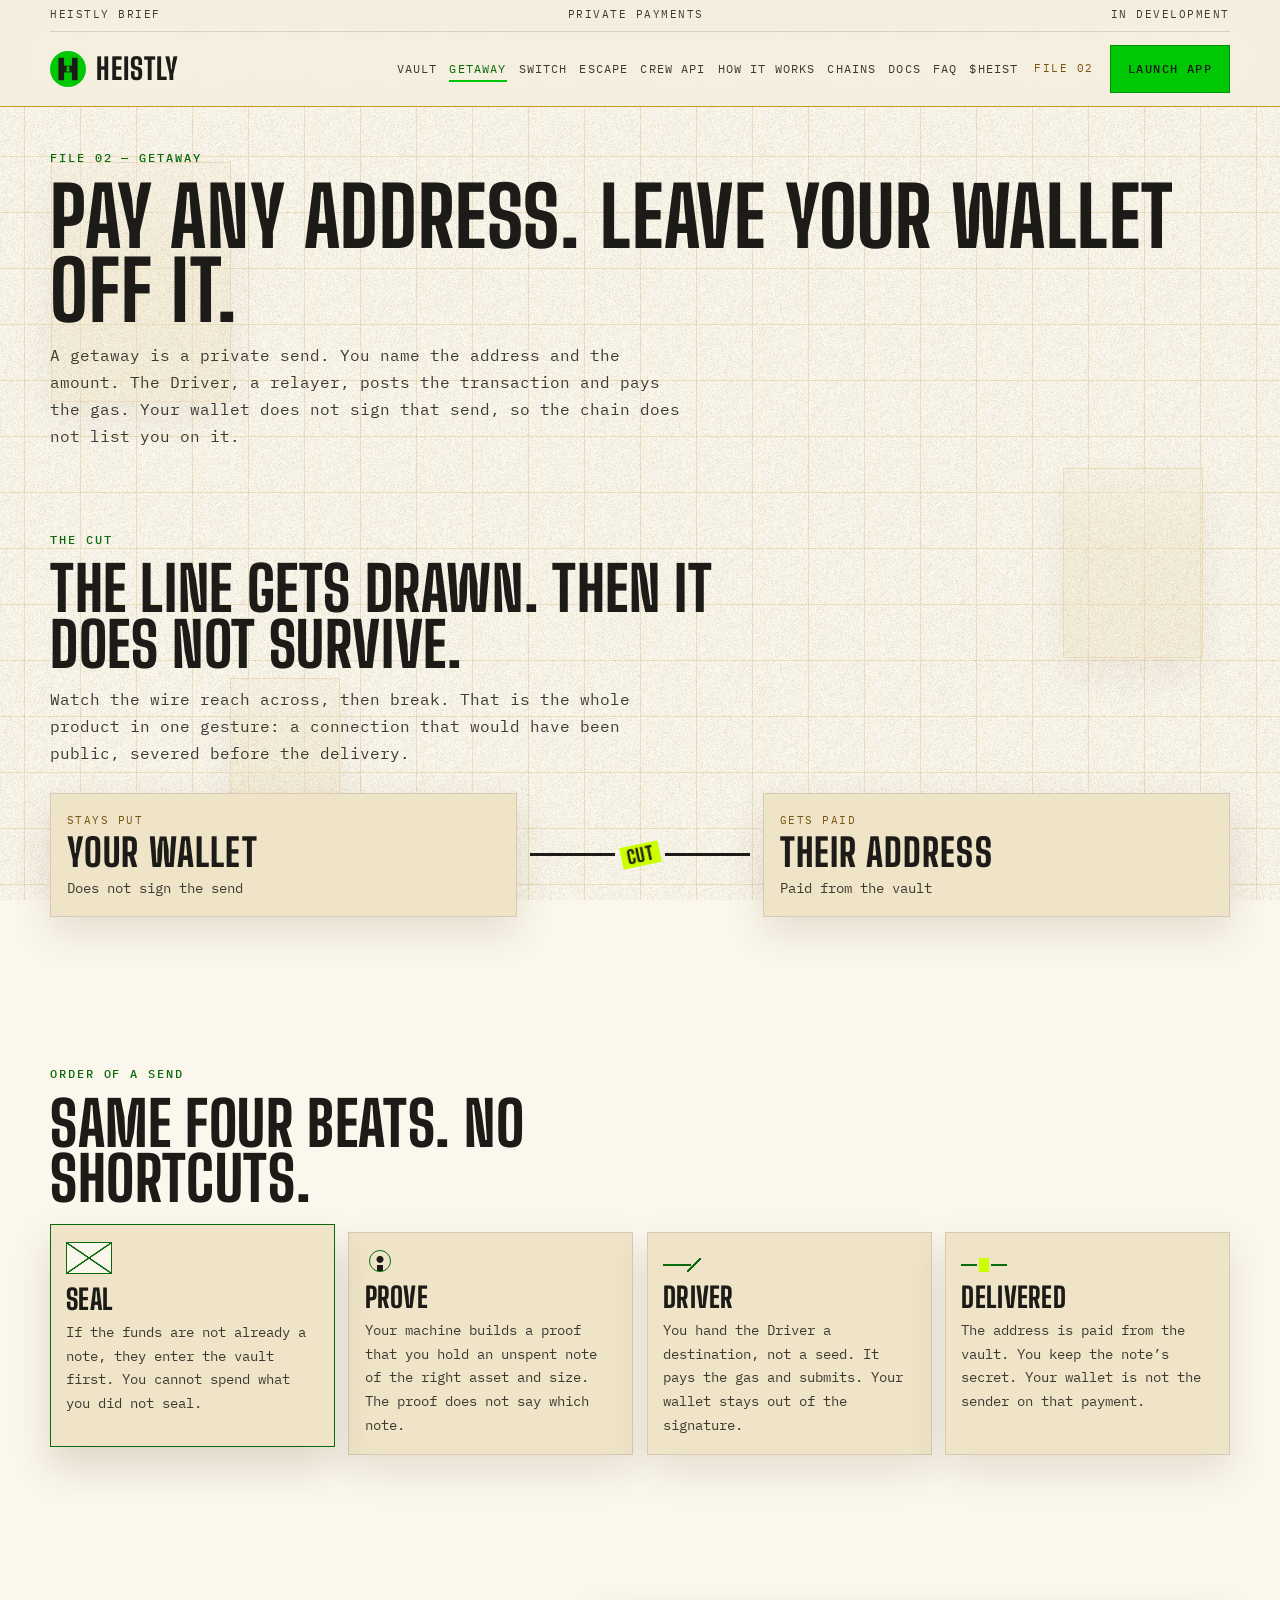
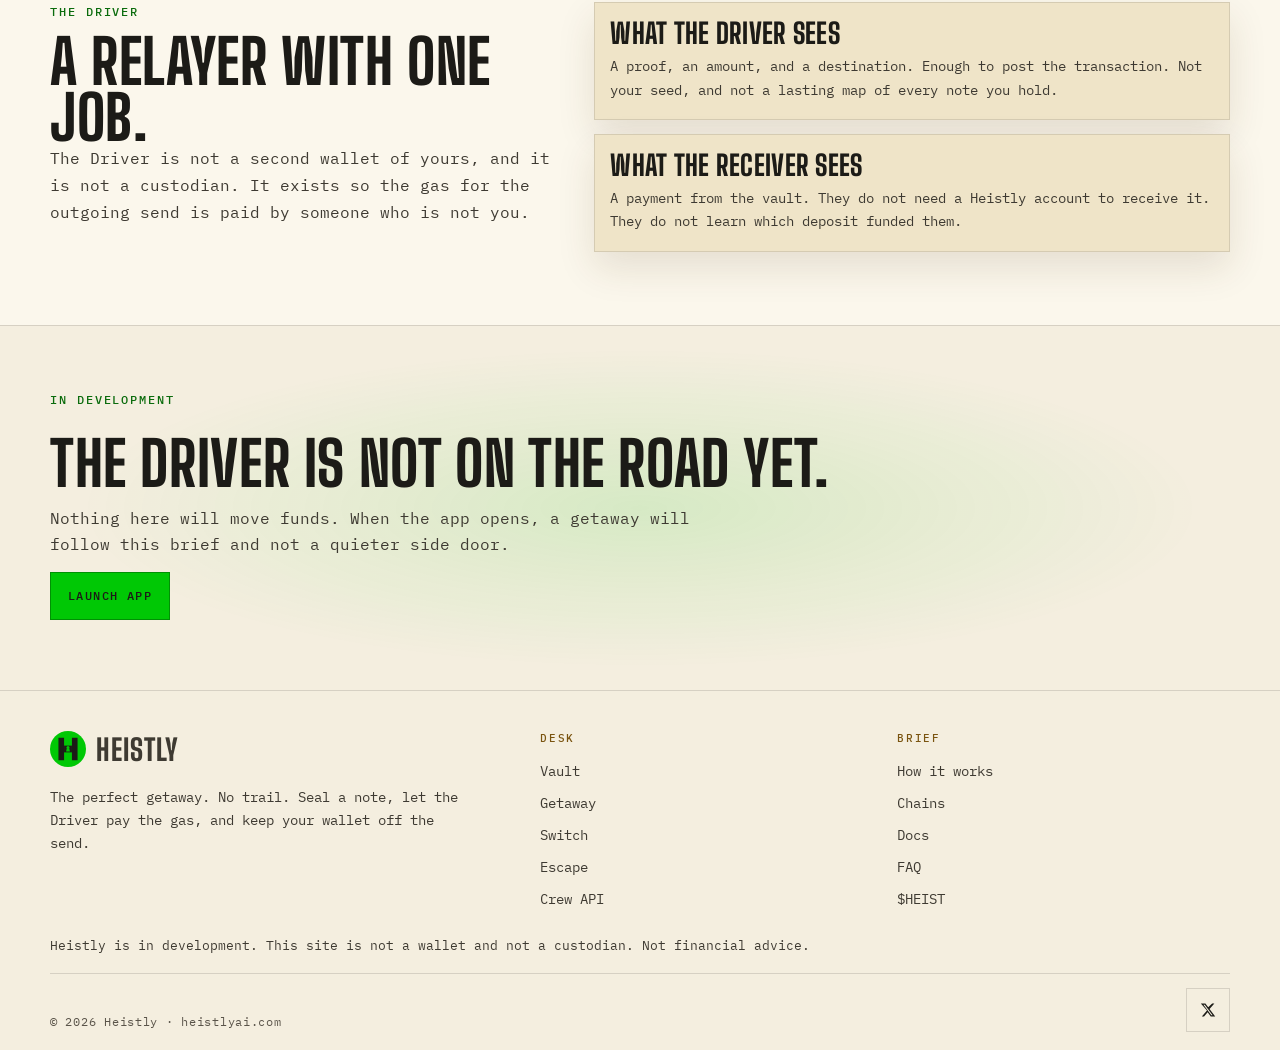
<file: getaway/index.html>
<!DOCTYPE html>
<html lang="en">
<head>
  <meta charset="utf-8">
  <meta name="viewport" content="width=device-width, initial-scale=1">
  <title>Getaway — Heistly</title>
  <meta name="description" content="Pay any address from the Heistly vault. The Driver relayer pays the gas so your wallet never touches the outgoing transaction.">
  <link rel="canonical" href="https://heistlyai.com/getaway/">
  <meta property="og:type" content="website">
  <meta property="og:site_name" content="Heistly">
  <meta property="og:title" content="Getaway — Heistly">
  <meta property="og:description" content="Pay any address from the Heistly vault. The Driver relayer pays the gas so your wallet never touches the outgoing transaction.">
  <meta property="og:url" content="https://heistlyai.com/getaway/">
  <meta property="og:image" content="https://heistlyai.com/og.png">
  <meta property="og:image:width" content="1200">
  <meta property="og:image:height" content="630">
  <meta property="og:image:alt" content="Heistly. The perfect getaway. No trail.">
  <meta name="twitter:card" content="summary_large_image">
  <meta name="twitter:site" content="@heistlyai">
  <meta name="twitter:title" content="Getaway — Heistly">
  <meta name="twitter:description" content="Pay any address from the Heistly vault. The Driver relayer pays the gas so your wallet never touches the outgoing transaction.">
  <meta name="twitter:image" content="https://heistlyai.com/og.png">
  <meta name="theme-color" content="#F4EEDF">
  <meta name="apple-mobile-web-app-title" content="Heistly">
  <link rel="icon" href="/favicon.svg" type="image/svg+xml">
  <link rel="icon" href="/favicon-32x32.png" sizes="32x32" type="image/png">
  <link rel="icon" href="/favicon-16x16.png" sizes="16x16" type="image/png">
  <link rel="icon" href="/favicon.ico" sizes="any">
  <link rel="apple-touch-icon" href="/apple-touch-icon.png">
  <link rel="manifest" href="/site.webmanifest">
  <link rel="preload" href="/fonts/big-shoulders-display-latin-800-normal.woff2" as="font" type="font/woff2" crossorigin>
  <link rel="preload" href="/fonts/ibm-plex-mono-latin-400-normal.woff2" as="font" type="font/woff2" crossorigin>
  <link rel="stylesheet" href="/css/styles.css">
  <script>
    document.documentElement.classList.add("js");
    try {
      if (window.matchMedia("(prefers-reduced-motion: reduce)").matches) {
        document.documentElement.classList.add("reduce-motion");
      }
    } catch (e) {}
  </script>
  
</head>
<body>
  <a class="skip" href="#content">Skip to content</a>
  <header class="site-header">
    <div class="class-bar">
      <span>Heistly brief</span>
      <span>Private payments</span>
      <span>In development</span>
    </div>
    <div class="nav-row">
      <a class="brand" href="/">
        <img src="/assets/logo.svg" width="36" height="36" alt="">
        <span class="brand-name">Heistly</span>
      </a>
      <nav class="primary-nav" aria-label="Primary">
        <a href="/vault/">Vault</a>
        <a href="/getaway/" aria-current="page">Getaway</a>
        <a href="/switch/">Switch</a>
        <a href="/escape/">Escape</a>
        <a href="/crew/">Crew API</a>
        <a href="/how-it-works/">How it works</a>
        <a href="/chains/">Chains</a>
        <a href="/docs/">Docs</a>
        <a href="/faq/">FAQ</a>
        <a href="/token/">$HEIST</a>
      </nav>
      <span class="file-no">File 02</span>
      <a class="btn btn-lime header-cta" href="/app/">Launch app</a>
      <button class="nav-toggle" type="button" aria-expanded="false" aria-controls="mobile-nav">
        <span class="nav-toggle-label">Menu</span>
      </button>
    </div>
  </header>
  <div id="mobile-nav" class="mobile-nav" hidden>
    <nav aria-label="Mobile">
        <a href="/vault/">Vault</a>
        <a href="/getaway/" aria-current="page">Getaway</a>
        <a href="/switch/">Switch</a>
        <a href="/escape/">Escape</a>
        <a href="/crew/">Crew API</a>
        <a href="/how-it-works/">How it works</a>
        <a href="/chains/">Chains</a>
        <a href="/docs/">Docs</a>
        <a href="/faq/">FAQ</a>
        <a href="/token/">$HEIST</a>
        <a class="btn btn-lime" href="/app/">Launch app</a>
    </nav>
  </div>
<main id="content">
  <header class="page-hero wrap">
    <p class="kicker">File 02 — Getaway</p>
    <h1>Pay any address. Leave your wallet off it.</h1>
    <p class="lede">A getaway is a private send. You name the address and the amount. The Driver, a relayer, posts the transaction and pays the gas. Your wallet does not sign that send, so the chain does not list you on it.</p>
  </header>
  <section class="section" aria-labelledby="line-title">
    <div class="wrap">
      <div class="section-head">
        <p class="kicker">The cut</p>
        <h2 id="line-title">The line gets drawn. Then it does not survive.</h2>
        <p class="lede">Watch the wire reach across, then break. That is the whole product in one gesture: a connection that would have been public, severed before the delivery.</p>
      </div>

      <div class="unlink">
        <article class="wallet-card">
          <p class="wallet-kicker">Stays put</p>
          <strong>Your wallet</strong>
          <em>Does not sign the send</em>
        </article>
        <div class="unlink-bridge" aria-hidden="true">
          <span class="half half-l"></span>
          <span class="cut-label">Cut</span>
          <span class="half half-r"></span>
        </div>
        <article class="wallet-card">
          <p class="wallet-kicker">Gets paid</p>
          <strong>Their address</strong>
          <em>Paid from the vault</em>
        </article>
      </div>

    </div>
  </section>
  <section class="section" aria-labelledby="beats-title">
    <div class="wrap">
      <div class="section-head">
        <p class="kicker">Order of a send</p>
        <h2 id="beats-title">Same four beats. No shortcuts.</h2>
      </div>
      <ol class="steps" data-flow>
        <li class="step" data-step="seal"><h3>Seal</h3><p>If the funds are not already a note, they enter the vault first. You cannot spend what you did not seal.</p></li>
        <li class="step" data-step="prove"><h3>Prove</h3><p>Your machine builds a proof that you hold an unspent note of the right asset and size. The proof does not say which note.</p></li>
        <li class="step" data-step="driver"><h3>Driver</h3><p>You hand the Driver a destination, not a seed. It pays the gas and submits. Your wallet stays out of the signature.</p></li>
        <li class="step" data-step="delivered"><h3>Delivered</h3><p>The address is paid from the vault. You keep the note’s secret. Your wallet is not the sender on that payment.</p></li>
      </ol>
    </div>
  </section>
  <section class="section" aria-labelledby="driver-title">
    <div class="wrap two-col">
      <div>
        <p class="kicker">The Driver</p>
        <h2 id="driver-title">A relayer with one job.</h2>
        <p class="lede">The Driver is not a second wallet of yours, and it is not a custodian. It exists so the gas for the outgoing send is paid by someone who is not you.</p>
      </div>
      <div class="card-grid" style="grid-template-columns:1fr">
        <article class="plain-card">
          <h3>What the Driver sees</h3>
          <p>A proof, an amount, and a destination. Enough to post the transaction. Not your seed, and not a lasting map of every note you hold.</p>
        </article>
        <article class="plain-card">
          <h3>What the receiver sees</h3>
          <p>A payment from the vault. They do not need a Heistly account to receive it. They do not learn which deposit funded them.</p>
        </article>
      </div>
    </div>
  </section>
  <section class="cta-band" aria-labelledby="getaway-cta">
    <div class="wrap">
      <p class="kicker">In development</p>
      <h2 id="getaway-cta">The Driver is not on the road yet.</h2>
      <p class="lede">Nothing here will move funds. When the app opens, a getaway will follow this brief and not a quieter side door.</p>
      <a class="btn btn-lime" href="/app/">Launch app</a>
    </div>
  </section>
</main>

  <footer class="site-footer">
    <div class="footer-grid">
      <div>
        <a class="brand" href="/">
          <img src="/assets/logo.svg" width="36" height="36" alt="">
          <span class="brand-name">Heistly</span>
        </a>
        <p>The perfect getaway. No trail. Seal a note, let the Driver pay the gas, and keep your wallet off the send.</p>
      </div>
      <div>
        <h2>Desk</h2>
        <ul>
          <li><a href="/vault/">Vault</a></li>
          <li><a href="/getaway/">Getaway</a></li>
          <li><a href="/switch/">Switch</a></li>
          <li><a href="/escape/">Escape</a></li>
          <li><a href="/crew/">Crew API</a></li>
        </ul>
      </div>
      <div>
        <h2>Brief</h2>
        <ul>
          <li><a href="/how-it-works/">How it works</a></li>
          <li><a href="/chains/">Chains</a></li>
          <li><a href="/docs/">Docs</a></li>
          <li><a href="/faq/">FAQ</a></li>
          <li><a href="/token/">$HEIST</a></li>
        </ul>
      </div>
    </div>
    <p class="disclaimer">Heistly is in development. This site is not a wallet and not a custodian. Not financial advice.</p>
    <div class="footer-end">
      <p>&copy; <span data-year>2026</span> Heistly · heistlyai.com</p>
      <a class="x-link" data-x-link href="https://x.com/heistlyai" rel="me noopener noreferrer" target="_blank" aria-label="Heistly on X"><svg viewBox="0 0 24 24" aria-hidden="true" focusable="false"><path fill="currentColor" d="M18.244 2.25h3.308l-7.227 8.26 8.502 11.24H16.17l-4.714-6.231-5.401 6.231H2.744l7.727-8.835L1.254 2.25H8.08l4.253 5.622L18.244 2.25zm-1.161 17.52h1.833L7.084 4.126H5.117z"/></svg></a>
    </div>
  </footer>
  <script src="/js/config.js"></script>
  <script src="/js/main.js"></script>
  <script src="/js/motion.js"></script>
</body>
</html>
</file>
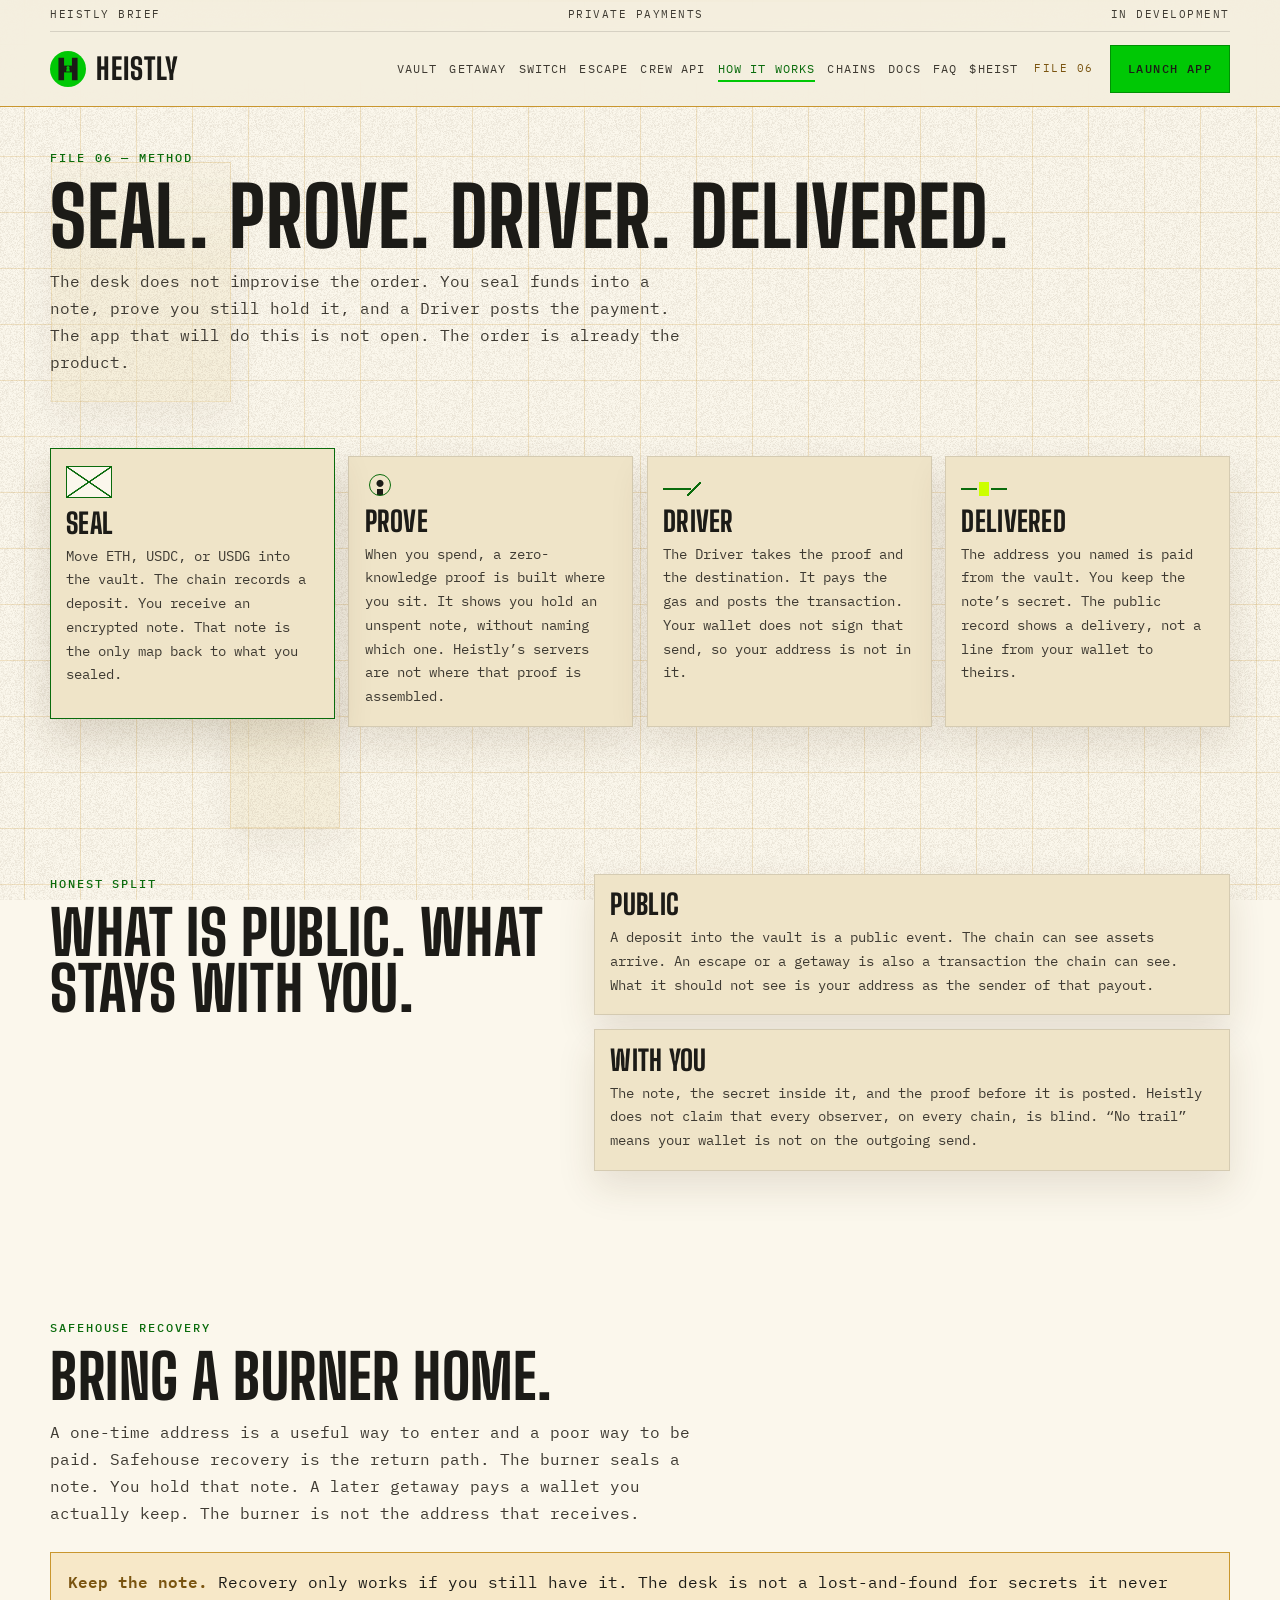
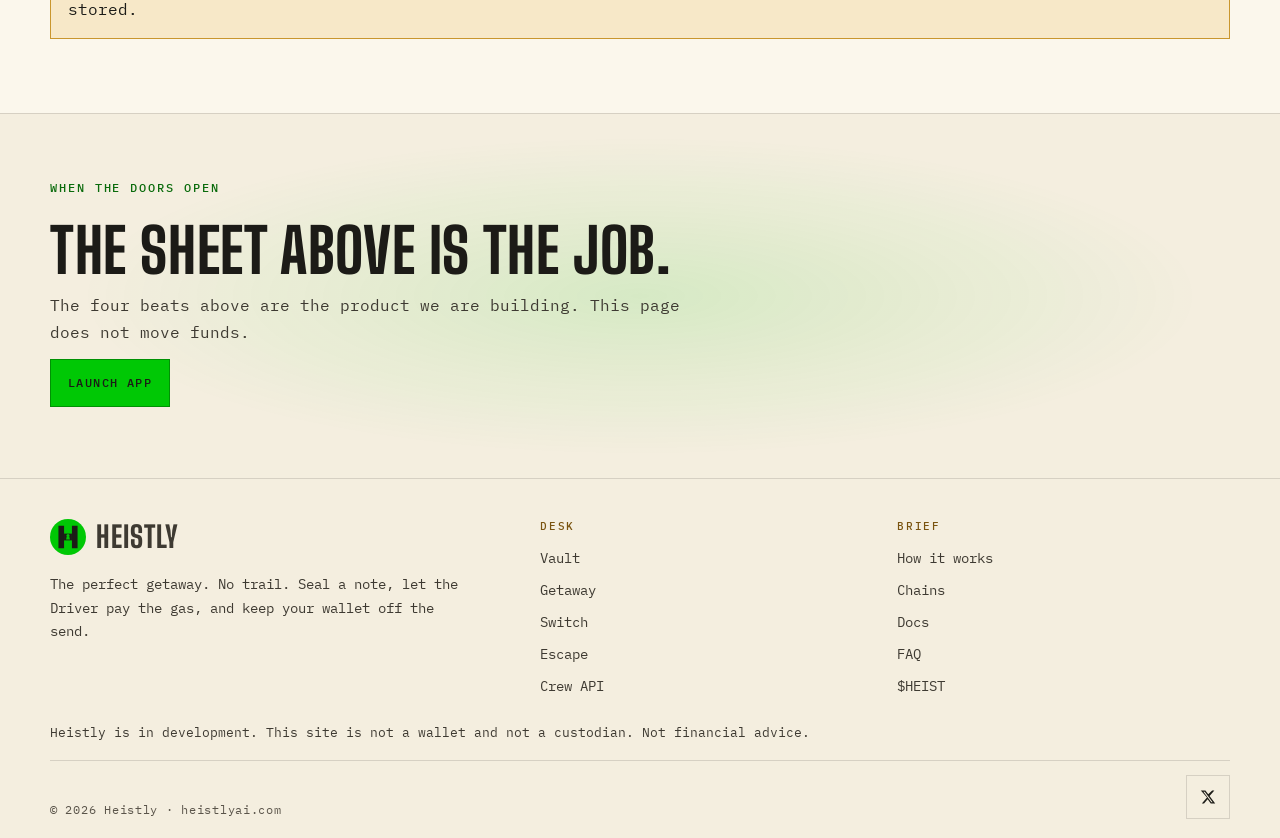
<file: how-it-works/index.html>
<!DOCTYPE html>
<html lang="en">
<head>
  <meta charset="utf-8">
  <meta name="viewport" content="width=device-width, initial-scale=1">
  <title>How it works — Heistly</title>
  <meta name="description" content="Seal a note, prove it locally, let the Driver pay the gas, and deliver without your wallet on the send. Safehouse recovery brings a burner back.">
  <link rel="canonical" href="https://heistlyai.com/how-it-works/">
  <meta property="og:type" content="website">
  <meta property="og:site_name" content="Heistly">
  <meta property="og:title" content="How it works — Heistly">
  <meta property="og:description" content="Seal a note, prove it locally, let the Driver pay the gas, and deliver without your wallet on the send. Safehouse recovery brings a burner back.">
  <meta property="og:url" content="https://heistlyai.com/how-it-works/">
  <meta property="og:image" content="https://heistlyai.com/og.png">
  <meta property="og:image:width" content="1200">
  <meta property="og:image:height" content="630">
  <meta property="og:image:alt" content="Heistly. The perfect getaway. No trail.">
  <meta name="twitter:card" content="summary_large_image">
  <meta name="twitter:site" content="@heistlyai">
  <meta name="twitter:title" content="How it works — Heistly">
  <meta name="twitter:description" content="Seal a note, prove it locally, let the Driver pay the gas, and deliver without your wallet on the send. Safehouse recovery brings a burner back.">
  <meta name="twitter:image" content="https://heistlyai.com/og.png">
  <meta name="theme-color" content="#F4EEDF">
  <meta name="apple-mobile-web-app-title" content="Heistly">
  <link rel="icon" href="/favicon.svg" type="image/svg+xml">
  <link rel="icon" href="/favicon-32x32.png" sizes="32x32" type="image/png">
  <link rel="icon" href="/favicon-16x16.png" sizes="16x16" type="image/png">
  <link rel="icon" href="/favicon.ico" sizes="any">
  <link rel="apple-touch-icon" href="/apple-touch-icon.png">
  <link rel="manifest" href="/site.webmanifest">
  <link rel="preload" href="/fonts/big-shoulders-display-latin-800-normal.woff2" as="font" type="font/woff2" crossorigin>
  <link rel="preload" href="/fonts/ibm-plex-mono-latin-400-normal.woff2" as="font" type="font/woff2" crossorigin>
  <link rel="stylesheet" href="/css/styles.css">
  <script>
    document.documentElement.classList.add("js");
    try {
      if (window.matchMedia("(prefers-reduced-motion: reduce)").matches) {
        document.documentElement.classList.add("reduce-motion");
      }
    } catch (e) {}
  </script>
  
</head>
<body>
  <a class="skip" href="#content">Skip to content</a>
  <header class="site-header">
    <div class="class-bar">
      <span>Heistly brief</span>
      <span>Private payments</span>
      <span>In development</span>
    </div>
    <div class="nav-row">
      <a class="brand" href="/">
        <img src="/assets/logo.svg" width="36" height="36" alt="">
        <span class="brand-name">Heistly</span>
      </a>
      <nav class="primary-nav" aria-label="Primary">
        <a href="/vault/">Vault</a>
        <a href="/getaway/">Getaway</a>
        <a href="/switch/">Switch</a>
        <a href="/escape/">Escape</a>
        <a href="/crew/">Crew API</a>
        <a href="/how-it-works/" aria-current="page">How it works</a>
        <a href="/chains/">Chains</a>
        <a href="/docs/">Docs</a>
        <a href="/faq/">FAQ</a>
        <a href="/token/">$HEIST</a>
      </nav>
      <span class="file-no">File 06</span>
      <a class="btn btn-lime header-cta" href="/app/">Launch app</a>
      <button class="nav-toggle" type="button" aria-expanded="false" aria-controls="mobile-nav">
        <span class="nav-toggle-label">Menu</span>
      </button>
    </div>
  </header>
  <div id="mobile-nav" class="mobile-nav" hidden>
    <nav aria-label="Mobile">
        <a href="/vault/">Vault</a>
        <a href="/getaway/">Getaway</a>
        <a href="/switch/">Switch</a>
        <a href="/escape/">Escape</a>
        <a href="/crew/">Crew API</a>
        <a href="/how-it-works/" aria-current="page">How it works</a>
        <a href="/chains/">Chains</a>
        <a href="/docs/">Docs</a>
        <a href="/faq/">FAQ</a>
        <a href="/token/">$HEIST</a>
        <a class="btn btn-lime" href="/app/">Launch app</a>
    </nav>
  </div>
<main id="content">
  <header class="page-hero wrap">
    <p class="kicker">File 06 — Method</p>
    <h1>Seal. Prove. Driver. Delivered.</h1>
    <p class="lede">The desk does not improvise the order. You seal funds into a note, prove you still hold it, and a Driver posts the payment. The app that will do this is not open. The order is already the product.</p>
  </header>
  <section class="section" aria-labelledby="steps-title">
    <div class="wrap">
      <h2 id="steps-title" class="sr-only">Four beats</h2>
      <ol class="steps" data-flow>
        <li class="step" data-step="seal"><h3>Seal</h3><p>Move ETH, USDC, or USDG into the vault. The chain records a deposit. You receive an encrypted note. That note is the only map back to what you sealed.</p></li>
        <li class="step" data-step="prove"><h3>Prove</h3><p>When you spend, a zero-knowledge proof is built where you sit. It shows you hold an unspent note, without naming which one. Heistly’s servers are not where that proof is assembled.</p></li>
        <li class="step" data-step="driver"><h3>Driver</h3><p>The Driver takes the proof and the destination. It pays the gas and posts the transaction. Your wallet does not sign that send, so your address is not in it.</p></li>
        <li class="step" data-step="delivered"><h3>Delivered</h3><p>The address you named is paid from the vault. You keep the note’s secret. The public record shows a delivery, not a line from your wallet to theirs.</p></li>
      </ol>
    </div>
  </section>
  <section class="section" aria-labelledby="public-title">
    <div class="wrap two-col">
      <div>
        <p class="kicker">Honest split</p>
        <h2 id="public-title">What is public. What stays with you.</h2>
      </div>
      <div class="card-grid" style="grid-template-columns:1fr">
        <article class="plain-card">
          <h3>Public</h3>
          <p>A deposit into the vault is a public event. The chain can see assets arrive. An escape or a getaway is also a transaction the chain can see. What it should not see is your address as the sender of that payout.</p>
        </article>
        <article class="plain-card">
          <h3>With you</h3>
          <p>The note, the secret inside it, and the proof before it is posted. Heistly does not claim that every observer, on every chain, is blind. “No trail” means your wallet is not on the outgoing send.</p>
        </article>
      </div>
    </div>
  </section>
  <section class="section" id="safehouse" aria-labelledby="safe-title">
    <div class="wrap">
      <div class="section-head">
        <p class="kicker">Safehouse recovery</p>
        <h2 id="safe-title">Bring a burner home.</h2>
        <p class="lede">A one-time address is a useful way to enter and a poor way to be paid. Safehouse recovery is the return path. The burner seals a note. You hold that note. A later getaway pays a wallet you actually keep. The burner is not the address that receives.</p>
      </div>
      <p class="callout"><strong>Keep the note.</strong> Recovery only works if you still have it. The desk is not a lost-and-found for secrets it never stored.</p>
    </div>
  </section>
  <section class="cta-band" aria-labelledby="how-cta">
    <div class="wrap">
      <p class="kicker">When the doors open</p>
      <h2 id="how-cta">The sheet above is the job.</h2>
      <p class="lede">The four beats above are the product we are building. This page does not move funds.</p>
      <a class="btn btn-lime" href="/app/">Launch app</a>
    </div>
  </section>
</main>

  <footer class="site-footer">
    <div class="footer-grid">
      <div>
        <a class="brand" href="/">
          <img src="/assets/logo.svg" width="36" height="36" alt="">
          <span class="brand-name">Heistly</span>
        </a>
        <p>The perfect getaway. No trail. Seal a note, let the Driver pay the gas, and keep your wallet off the send.</p>
      </div>
      <div>
        <h2>Desk</h2>
        <ul>
          <li><a href="/vault/">Vault</a></li>
          <li><a href="/getaway/">Getaway</a></li>
          <li><a href="/switch/">Switch</a></li>
          <li><a href="/escape/">Escape</a></li>
          <li><a href="/crew/">Crew API</a></li>
        </ul>
      </div>
      <div>
        <h2>Brief</h2>
        <ul>
          <li><a href="/how-it-works/">How it works</a></li>
          <li><a href="/chains/">Chains</a></li>
          <li><a href="/docs/">Docs</a></li>
          <li><a href="/faq/">FAQ</a></li>
          <li><a href="/token/">$HEIST</a></li>
        </ul>
      </div>
    </div>
    <p class="disclaimer">Heistly is in development. This site is not a wallet and not a custodian. Not financial advice.</p>
    <div class="footer-end">
      <p>&copy; <span data-year>2026</span> Heistly · heistlyai.com</p>
      <a class="x-link" data-x-link href="https://x.com/heistlyai" rel="me noopener noreferrer" target="_blank" aria-label="Heistly on X"><svg viewBox="0 0 24 24" aria-hidden="true" focusable="false"><path fill="currentColor" d="M18.244 2.25h3.308l-7.227 8.26 8.502 11.24H16.17l-4.714-6.231-5.401 6.231H2.744l7.727-8.835L1.254 2.25H8.08l4.253 5.622L18.244 2.25zm-1.161 17.52h1.833L7.084 4.126H5.117z"/></svg></a>
    </div>
  </footer>
  <script src="/js/config.js"></script>
  <script src="/js/main.js"></script>
  <script src="/js/motion.js"></script>
</body>
</html>
</file>
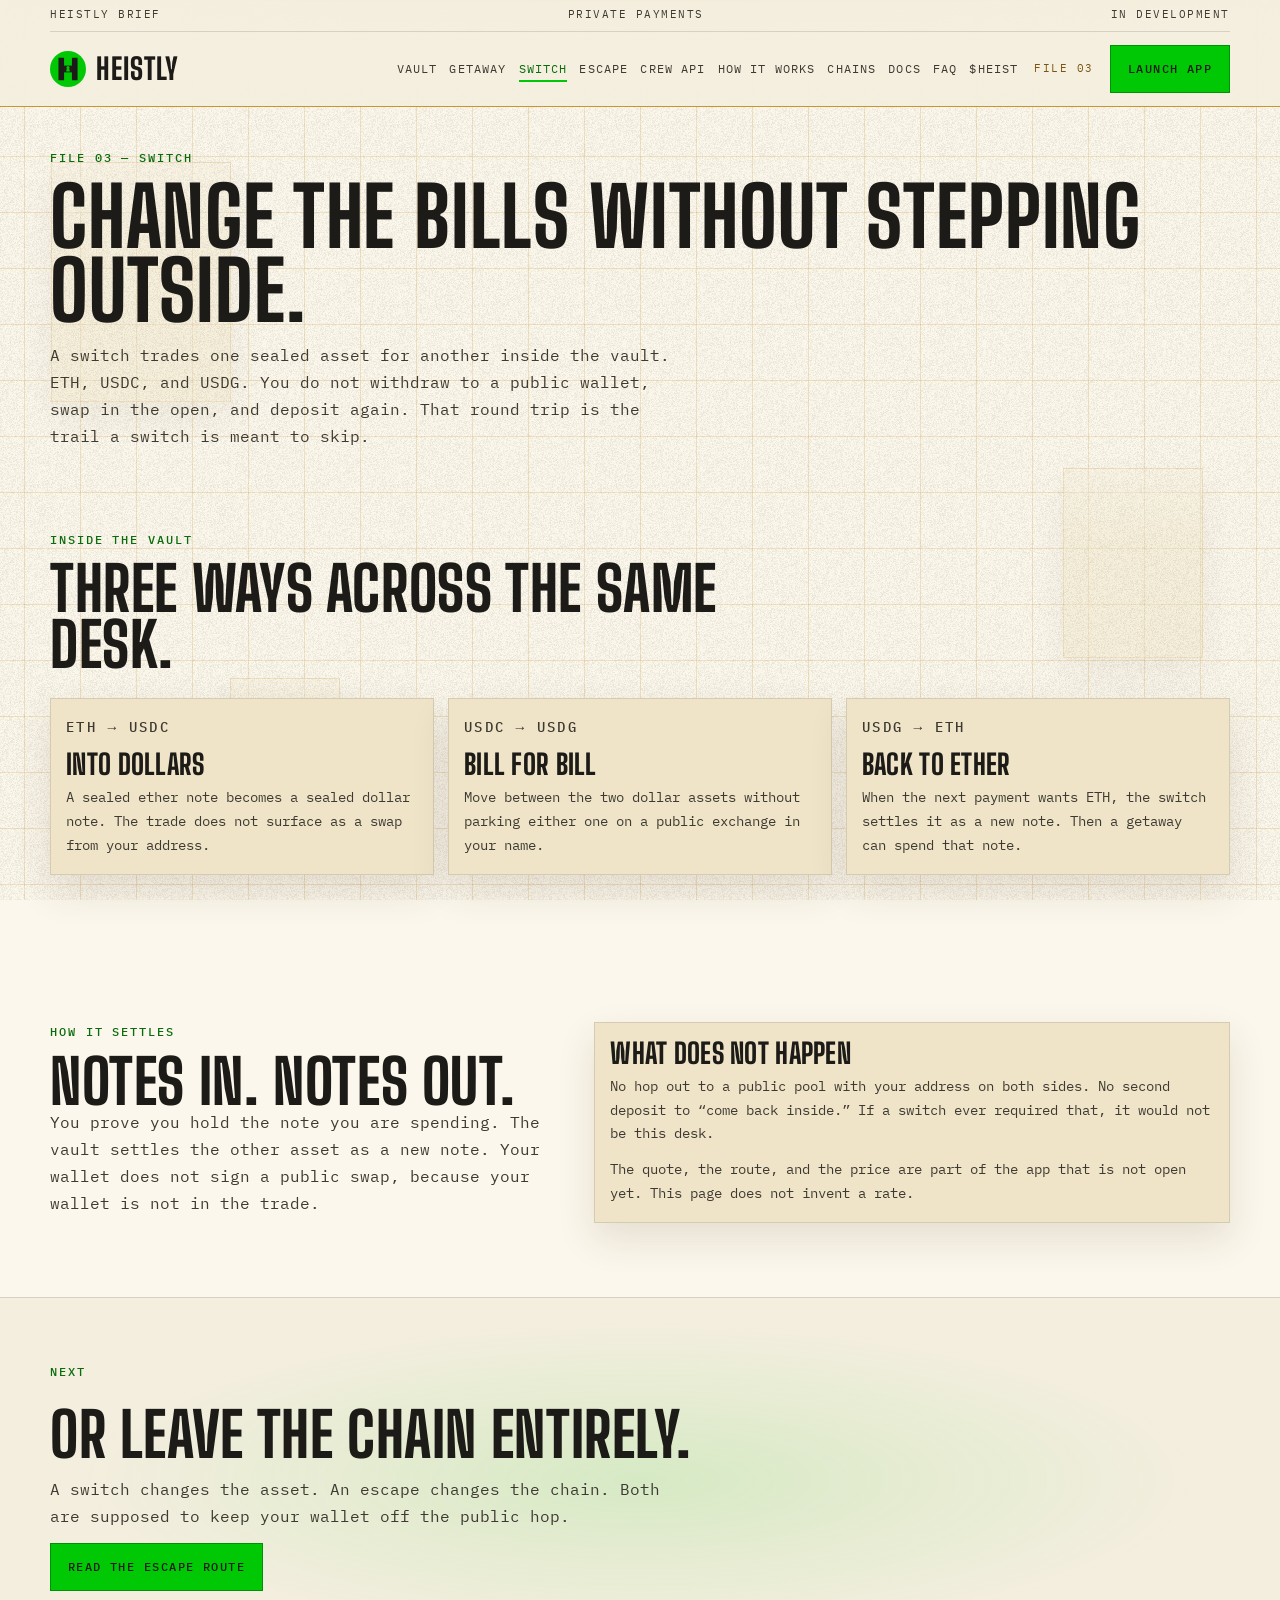
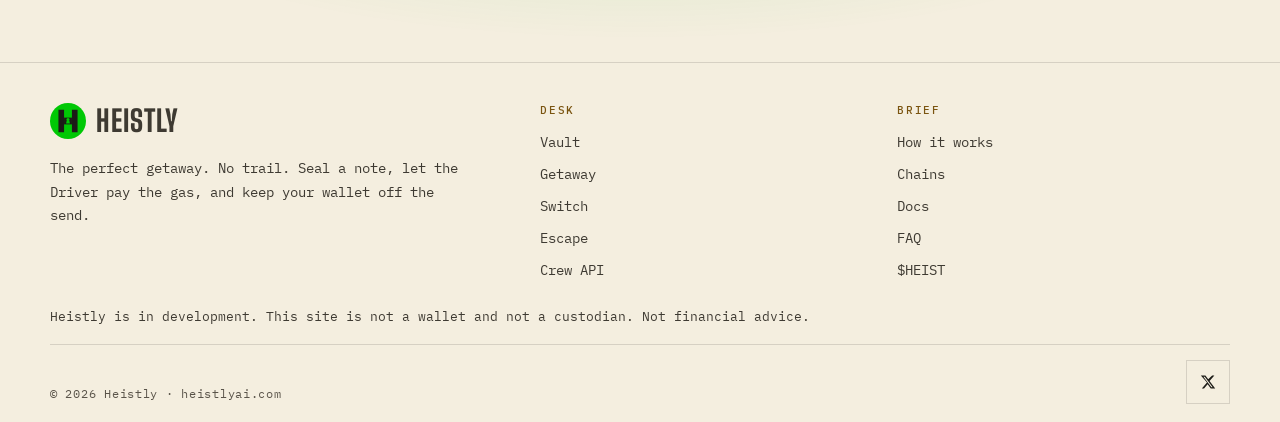
<file: switch/index.html>
<!DOCTYPE html>
<html lang="en">
<head>
  <meta charset="utf-8">
  <meta name="viewport" content="width=device-width, initial-scale=1">
  <title>Switch — Heistly</title>
  <meta name="description" content="Swap ETH, USDC, and USDG inside the Heistly vault. The trade settles as notes, without a public wallet in the middle.">
  <link rel="canonical" href="https://heistlyai.com/switch/">
  <meta property="og:type" content="website">
  <meta property="og:site_name" content="Heistly">
  <meta property="og:title" content="Switch — Heistly">
  <meta property="og:description" content="Swap ETH, USDC, and USDG inside the Heistly vault. The trade settles as notes, without a public wallet in the middle.">
  <meta property="og:url" content="https://heistlyai.com/switch/">
  <meta property="og:image" content="https://heistlyai.com/og.png">
  <meta property="og:image:width" content="1200">
  <meta property="og:image:height" content="630">
  <meta property="og:image:alt" content="Heistly. The perfect getaway. No trail.">
  <meta name="twitter:card" content="summary_large_image">
  <meta name="twitter:site" content="@heistlyai">
  <meta name="twitter:title" content="Switch — Heistly">
  <meta name="twitter:description" content="Swap ETH, USDC, and USDG inside the Heistly vault. The trade settles as notes, without a public wallet in the middle.">
  <meta name="twitter:image" content="https://heistlyai.com/og.png">
  <meta name="theme-color" content="#F4EEDF">
  <meta name="apple-mobile-web-app-title" content="Heistly">
  <link rel="icon" href="/favicon.svg" type="image/svg+xml">
  <link rel="icon" href="/favicon-32x32.png" sizes="32x32" type="image/png">
  <link rel="icon" href="/favicon-16x16.png" sizes="16x16" type="image/png">
  <link rel="icon" href="/favicon.ico" sizes="any">
  <link rel="apple-touch-icon" href="/apple-touch-icon.png">
  <link rel="manifest" href="/site.webmanifest">
  <link rel="preload" href="/fonts/big-shoulders-display-latin-800-normal.woff2" as="font" type="font/woff2" crossorigin>
  <link rel="preload" href="/fonts/ibm-plex-mono-latin-400-normal.woff2" as="font" type="font/woff2" crossorigin>
  <link rel="stylesheet" href="/css/styles.css">
  <script>
    document.documentElement.classList.add("js");
    try {
      if (window.matchMedia("(prefers-reduced-motion: reduce)").matches) {
        document.documentElement.classList.add("reduce-motion");
      }
    } catch (e) {}
  </script>
  
</head>
<body>
  <a class="skip" href="#content">Skip to content</a>
  <header class="site-header">
    <div class="class-bar">
      <span>Heistly brief</span>
      <span>Private payments</span>
      <span>In development</span>
    </div>
    <div class="nav-row">
      <a class="brand" href="/">
        <img src="/assets/logo.svg" width="36" height="36" alt="">
        <span class="brand-name">Heistly</span>
      </a>
      <nav class="primary-nav" aria-label="Primary">
        <a href="/vault/">Vault</a>
        <a href="/getaway/">Getaway</a>
        <a href="/switch/" aria-current="page">Switch</a>
        <a href="/escape/">Escape</a>
        <a href="/crew/">Crew API</a>
        <a href="/how-it-works/">How it works</a>
        <a href="/chains/">Chains</a>
        <a href="/docs/">Docs</a>
        <a href="/faq/">FAQ</a>
        <a href="/token/">$HEIST</a>
      </nav>
      <span class="file-no">File 03</span>
      <a class="btn btn-lime header-cta" href="/app/">Launch app</a>
      <button class="nav-toggle" type="button" aria-expanded="false" aria-controls="mobile-nav">
        <span class="nav-toggle-label">Menu</span>
      </button>
    </div>
  </header>
  <div id="mobile-nav" class="mobile-nav" hidden>
    <nav aria-label="Mobile">
        <a href="/vault/">Vault</a>
        <a href="/getaway/">Getaway</a>
        <a href="/switch/" aria-current="page">Switch</a>
        <a href="/escape/">Escape</a>
        <a href="/crew/">Crew API</a>
        <a href="/how-it-works/">How it works</a>
        <a href="/chains/">Chains</a>
        <a href="/docs/">Docs</a>
        <a href="/faq/">FAQ</a>
        <a href="/token/">$HEIST</a>
        <a class="btn btn-lime" href="/app/">Launch app</a>
    </nav>
  </div>
<main id="content">
  <header class="page-hero wrap">
    <p class="kicker">File 03 — Switch</p>
    <h1>Change the bills without stepping outside.</h1>
    <p class="lede">A switch trades one sealed asset for another inside the vault. ETH, USDC, and USDG. You do not withdraw to a public wallet, swap in the open, and deposit again. That round trip is the trail a switch is meant to skip.</p>
  </header>
  <section class="section" aria-labelledby="pair-title">
    <div class="wrap">
      <div class="section-head">
        <p class="kicker">Inside the vault</p>
        <h2 id="pair-title">Three ways across the same desk.</h2>
      </div>
      <div class="card-grid cols-3">
        <article class="asset-card">
          <p class="kicker">ETH → USDC</p>
          <h3>Into dollars</h3>
          <p>A sealed ether note becomes a sealed dollar note. The trade does not surface as a swap from your address.</p>
        </article>
        <article class="asset-card">
          <p class="kicker">USDC → USDG</p>
          <h3>Bill for bill</h3>
          <p>Move between the two dollar assets without parking either one on a public exchange in your name.</p>
        </article>
        <article class="asset-card">
          <p class="kicker">USDG → ETH</p>
          <h3>Back to ether</h3>
          <p>When the next payment wants ETH, the switch settles it as a new note. Then a getaway can spend that note.</p>
        </article>
      </div>
    </div>
  </section>
  <section class="section" aria-labelledby="settle-title">
    <div class="wrap two-col">
      <div>
        <p class="kicker">How it settles</p>
        <h2 id="settle-title">Notes in. Notes out.</h2>
        <p class="lede">You prove you hold the note you are spending. The vault settles the other asset as a new note. Your wallet does not sign a public swap, because your wallet is not in the trade.</p>
      </div>
      <article class="plain-card">
        <h3>What does not happen</h3>
        <p>No hop out to a public pool with your address on both sides. No second deposit to “come back inside.” If a switch ever required that, it would not be this desk.</p>
        <p style="margin-top:0.75rem">The quote, the route, and the price are part of the app that is not open yet. This page does not invent a rate.</p>
      </article>
    </div>
  </section>
  <section class="cta-band" aria-labelledby="switch-cta">
    <div class="wrap">
      <p class="kicker">Next</p>
      <h2 id="switch-cta">Or leave the chain entirely.</h2>
      <p class="lede">A switch changes the asset. An escape changes the chain. Both are supposed to keep your wallet off the public hop.</p>
      <a class="btn btn-lime" href="/escape/">Read the escape route</a>
    </div>
  </section>
</main>

  <footer class="site-footer">
    <div class="footer-grid">
      <div>
        <a class="brand" href="/">
          <img src="/assets/logo.svg" width="36" height="36" alt="">
          <span class="brand-name">Heistly</span>
        </a>
        <p>The perfect getaway. No trail. Seal a note, let the Driver pay the gas, and keep your wallet off the send.</p>
      </div>
      <div>
        <h2>Desk</h2>
        <ul>
          <li><a href="/vault/">Vault</a></li>
          <li><a href="/getaway/">Getaway</a></li>
          <li><a href="/switch/">Switch</a></li>
          <li><a href="/escape/">Escape</a></li>
          <li><a href="/crew/">Crew API</a></li>
        </ul>
      </div>
      <div>
        <h2>Brief</h2>
        <ul>
          <li><a href="/how-it-works/">How it works</a></li>
          <li><a href="/chains/">Chains</a></li>
          <li><a href="/docs/">Docs</a></li>
          <li><a href="/faq/">FAQ</a></li>
          <li><a href="/token/">$HEIST</a></li>
        </ul>
      </div>
    </div>
    <p class="disclaimer">Heistly is in development. This site is not a wallet and not a custodian. Not financial advice.</p>
    <div class="footer-end">
      <p>&copy; <span data-year>2026</span> Heistly · heistlyai.com</p>
      <a class="x-link" data-x-link href="https://x.com/heistlyai" rel="me noopener noreferrer" target="_blank" aria-label="Heistly on X"><svg viewBox="0 0 24 24" aria-hidden="true" focusable="false"><path fill="currentColor" d="M18.244 2.25h3.308l-7.227 8.26 8.502 11.24H16.17l-4.714-6.231-5.401 6.231H2.744l7.727-8.835L1.254 2.25H8.08l4.253 5.622L18.244 2.25zm-1.161 17.52h1.833L7.084 4.126H5.117z"/></svg></a>
    </div>
  </footer>
  <script src="/js/config.js"></script>
  <script src="/js/main.js"></script>
  <script src="/js/motion.js"></script>
</body>
</html>
</file>
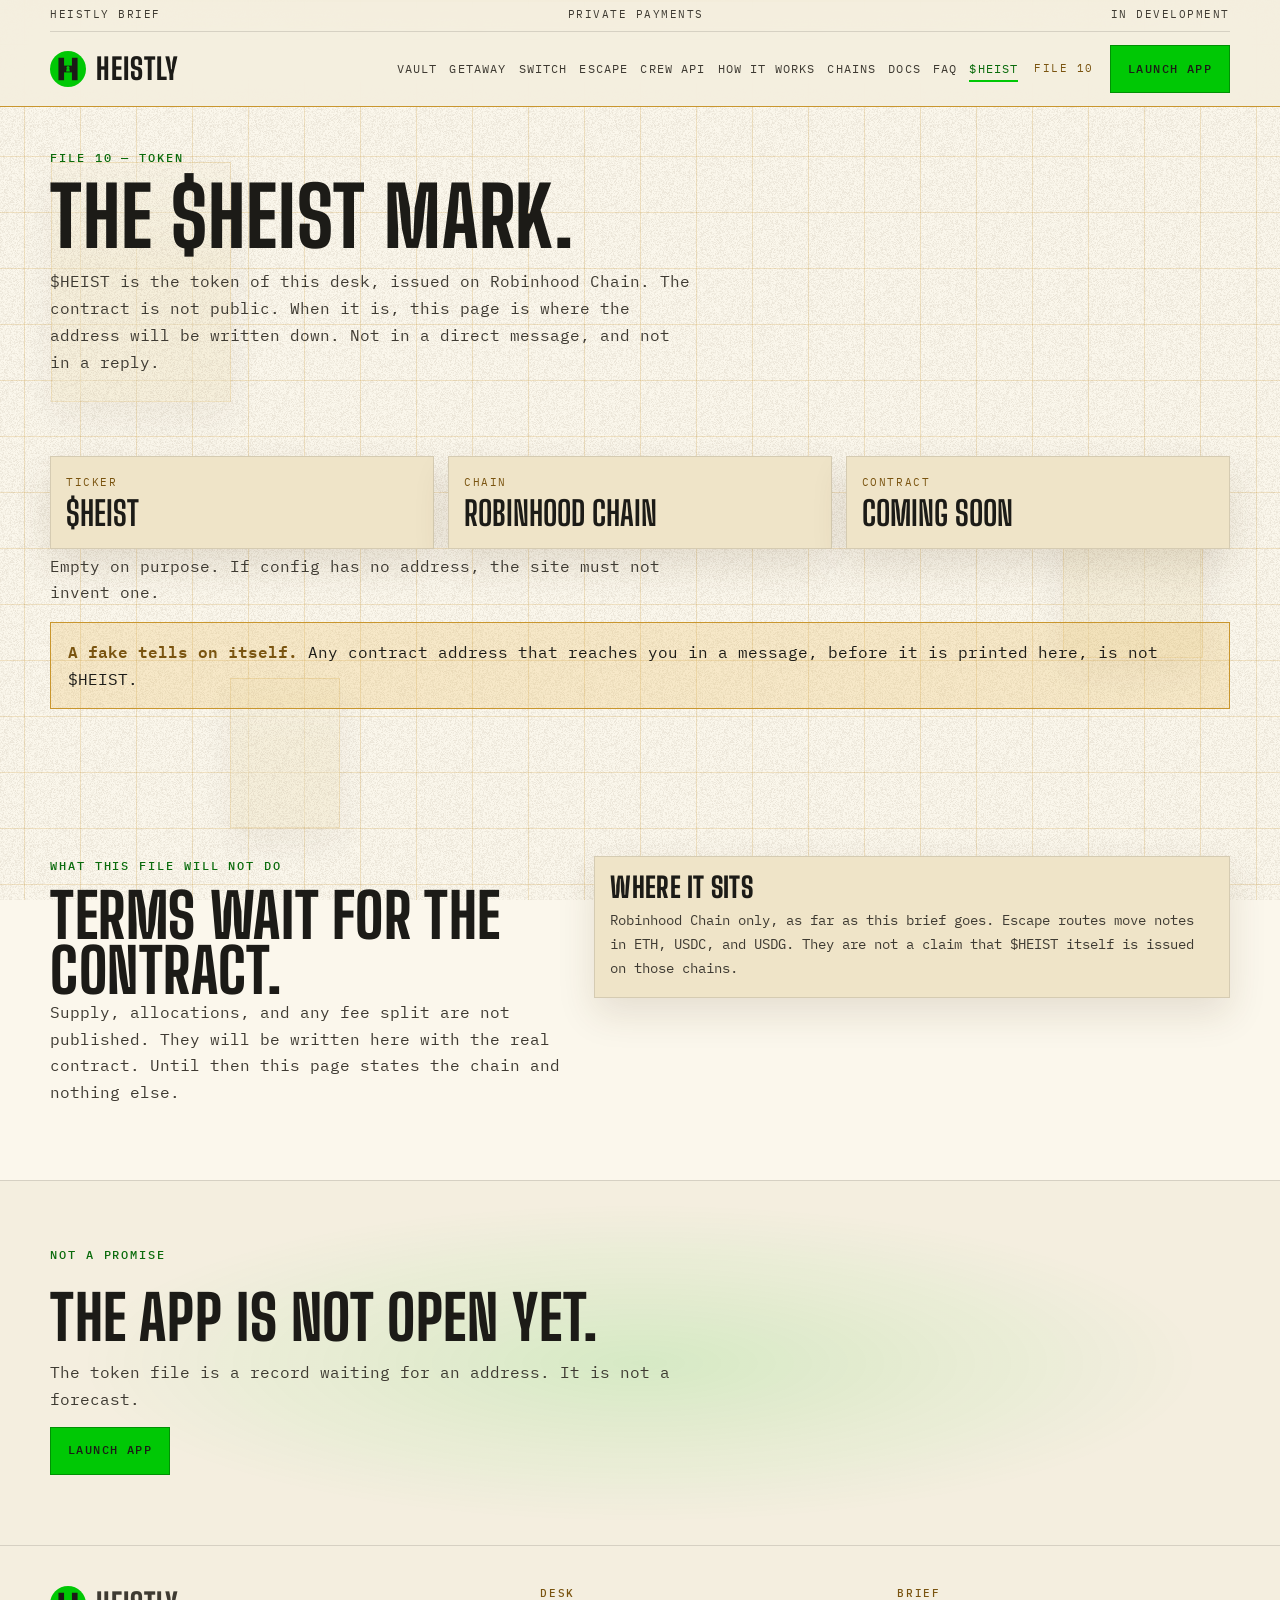
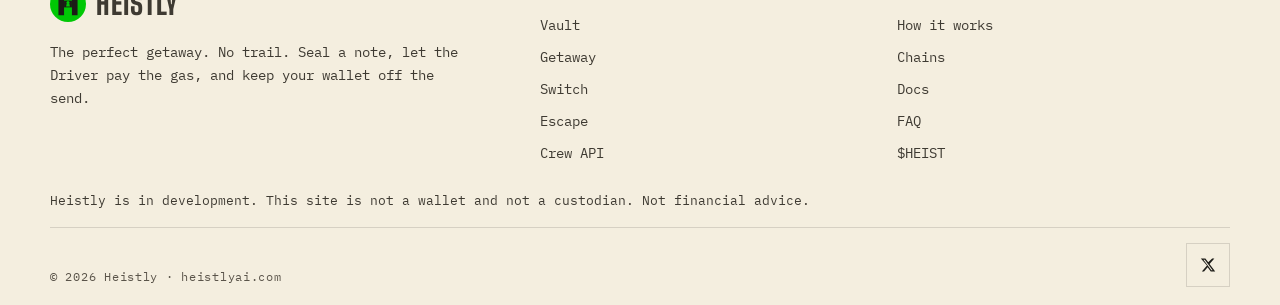
<file: token/index.html>
<!DOCTYPE html>
<html lang="en">
<head>
  <meta charset="utf-8">
  <meta name="viewport" content="width=device-width, initial-scale=1">
  <title>$HEIST — Heistly</title>
  <meta name="description" content="$HEIST will be issued on Robinhood Chain. The contract address is not published. This page will show it when it is real.">
  <link rel="canonical" href="https://heistlyai.com/token/">
  <meta property="og:type" content="website">
  <meta property="og:site_name" content="Heistly">
  <meta property="og:title" content="$HEIST — Heistly">
  <meta property="og:description" content="$HEIST will be issued on Robinhood Chain. The contract address is not published. This page will show it when it is real.">
  <meta property="og:url" content="https://heistlyai.com/token/">
  <meta property="og:image" content="https://heistlyai.com/og.png">
  <meta property="og:image:width" content="1200">
  <meta property="og:image:height" content="630">
  <meta property="og:image:alt" content="Heistly. The perfect getaway. No trail.">
  <meta name="twitter:card" content="summary_large_image">
  <meta name="twitter:site" content="@heistlyai">
  <meta name="twitter:title" content="$HEIST — Heistly">
  <meta name="twitter:description" content="$HEIST will be issued on Robinhood Chain. The contract address is not published. This page will show it when it is real.">
  <meta name="twitter:image" content="https://heistlyai.com/og.png">
  <meta name="theme-color" content="#F4EEDF">
  <meta name="apple-mobile-web-app-title" content="Heistly">
  <link rel="icon" href="/favicon.svg" type="image/svg+xml">
  <link rel="icon" href="/favicon-32x32.png" sizes="32x32" type="image/png">
  <link rel="icon" href="/favicon-16x16.png" sizes="16x16" type="image/png">
  <link rel="icon" href="/favicon.ico" sizes="any">
  <link rel="apple-touch-icon" href="/apple-touch-icon.png">
  <link rel="manifest" href="/site.webmanifest">
  <link rel="preload" href="/fonts/big-shoulders-display-latin-800-normal.woff2" as="font" type="font/woff2" crossorigin>
  <link rel="preload" href="/fonts/ibm-plex-mono-latin-400-normal.woff2" as="font" type="font/woff2" crossorigin>
  <link rel="stylesheet" href="/css/styles.css">
  <script>
    document.documentElement.classList.add("js");
    try {
      if (window.matchMedia("(prefers-reduced-motion: reduce)").matches) {
        document.documentElement.classList.add("reduce-motion");
      }
    } catch (e) {}
  </script>
  
</head>
<body>
  <a class="skip" href="#content">Skip to content</a>
  <header class="site-header">
    <div class="class-bar">
      <span>Heistly brief</span>
      <span>Private payments</span>
      <span>In development</span>
    </div>
    <div class="nav-row">
      <a class="brand" href="/">
        <img src="/assets/logo.svg" width="36" height="36" alt="">
        <span class="brand-name">Heistly</span>
      </a>
      <nav class="primary-nav" aria-label="Primary">
        <a href="/vault/">Vault</a>
        <a href="/getaway/">Getaway</a>
        <a href="/switch/">Switch</a>
        <a href="/escape/">Escape</a>
        <a href="/crew/">Crew API</a>
        <a href="/how-it-works/">How it works</a>
        <a href="/chains/">Chains</a>
        <a href="/docs/">Docs</a>
        <a href="/faq/">FAQ</a>
        <a href="/token/" aria-current="page">$HEIST</a>
      </nav>
      <span class="file-no">File 10</span>
      <a class="btn btn-lime header-cta" href="/app/">Launch app</a>
      <button class="nav-toggle" type="button" aria-expanded="false" aria-controls="mobile-nav">
        <span class="nav-toggle-label">Menu</span>
      </button>
    </div>
  </header>
  <div id="mobile-nav" class="mobile-nav" hidden>
    <nav aria-label="Mobile">
        <a href="/vault/">Vault</a>
        <a href="/getaway/">Getaway</a>
        <a href="/switch/">Switch</a>
        <a href="/escape/">Escape</a>
        <a href="/crew/">Crew API</a>
        <a href="/how-it-works/">How it works</a>
        <a href="/chains/">Chains</a>
        <a href="/docs/">Docs</a>
        <a href="/faq/">FAQ</a>
        <a href="/token/" aria-current="page">$HEIST</a>
        <a class="btn btn-lime" href="/app/">Launch app</a>
    </nav>
  </div>
<main id="content">
  <header class="page-hero wrap">
    <p class="kicker">File 10 — Token</p>
    <h1>The $HEIST mark.</h1>
    <p class="lede">$HEIST is the token of this desk, issued on Robinhood Chain. The contract is not public. When it is, this page is where the address will be written down. Not in a direct message, and not in a reply.</p>
  </header>
  <section class="section" aria-labelledby="spec-title">
    <div class="wrap">
      <h2 id="spec-title" class="sr-only">Token details</h2>
      <dl class="spec">
        <div>
          <dt>Ticker</dt>
          <dd>$HEIST</dd>
        </div>
        <div>
          <dt>Chain</dt>
          <dd>Robinhood Chain</dd>
        </div>
        <div>
          <dt>Contract</dt>
          <dd data-contract>Coming soon</dd>
        </div>
      </dl>
      <div class="ca-actions">
        <button class="btn btn-ghost" type="button" data-copy-contract data-label="Copy contract" hidden>Copy contract</button>
        <p class="lede">Empty on purpose. If config has no address, the site must not invent one.</p>
      </div>
      <p class="callout"><strong>A fake tells on itself.</strong> Any contract address that reaches you in a message, before it is printed here, is not $HEIST.</p>
    </div>
  </section>
  <section class="section" aria-labelledby="role-title">
    <div class="wrap two-col">
      <div>
        <p class="kicker">What this file will not do</p>
        <h2 id="role-title">Terms wait for the contract.</h2>
        <p class="lede">Supply, allocations, and any fee split are not published. They will be written here with the real contract. Until then this page states the chain and nothing else.</p>
      </div>
      <article class="plain-card">
        <h3>Where it sits</h3>
        <p>Robinhood Chain only, as far as this brief goes. Escape routes move notes in ETH, USDC, and USDG. They are not a claim that $HEIST itself is issued on those chains.</p>
      </article>
    </div>
  </section>
  <section class="cta-band" aria-labelledby="token-cta">
    <div class="wrap">
      <p class="kicker">Not a promise</p>
      <h2 id="token-cta">The app is not open yet.</h2>
      <p class="lede">The token file is a record waiting for an address. It is not a forecast.</p>
      <a class="btn btn-lime" href="/app/">Launch app</a>
    </div>
  </section>
</main>

  <footer class="site-footer">
    <div class="footer-grid">
      <div>
        <a class="brand" href="/">
          <img src="/assets/logo.svg" width="36" height="36" alt="">
          <span class="brand-name">Heistly</span>
        </a>
        <p>The perfect getaway. No trail. Seal a note, let the Driver pay the gas, and keep your wallet off the send.</p>
      </div>
      <div>
        <h2>Desk</h2>
        <ul>
          <li><a href="/vault/">Vault</a></li>
          <li><a href="/getaway/">Getaway</a></li>
          <li><a href="/switch/">Switch</a></li>
          <li><a href="/escape/">Escape</a></li>
          <li><a href="/crew/">Crew API</a></li>
        </ul>
      </div>
      <div>
        <h2>Brief</h2>
        <ul>
          <li><a href="/how-it-works/">How it works</a></li>
          <li><a href="/chains/">Chains</a></li>
          <li><a href="/docs/">Docs</a></li>
          <li><a href="/faq/">FAQ</a></li>
          <li><a href="/token/">$HEIST</a></li>
        </ul>
      </div>
    </div>
    <p class="disclaimer">Heistly is in development. This site is not a wallet and not a custodian. Not financial advice.</p>
    <div class="footer-end">
      <p>&copy; <span data-year>2026</span> Heistly · heistlyai.com</p>
      <a class="x-link" data-x-link href="https://x.com/heistlyai" rel="me noopener noreferrer" target="_blank" aria-label="Heistly on X"><svg viewBox="0 0 24 24" aria-hidden="true" focusable="false"><path fill="currentColor" d="M18.244 2.25h3.308l-7.227 8.26 8.502 11.24H16.17l-4.714-6.231-5.401 6.231H2.744l7.727-8.835L1.254 2.25H8.08l4.253 5.622L18.244 2.25zm-1.161 17.52h1.833L7.084 4.126H5.117z"/></svg></a>
    </div>
  </footer>
  <script src="/js/config.js"></script>
  <script src="/js/main.js"></script>
  <script src="/js/motion.js"></script>
</body>
</html>
</file>
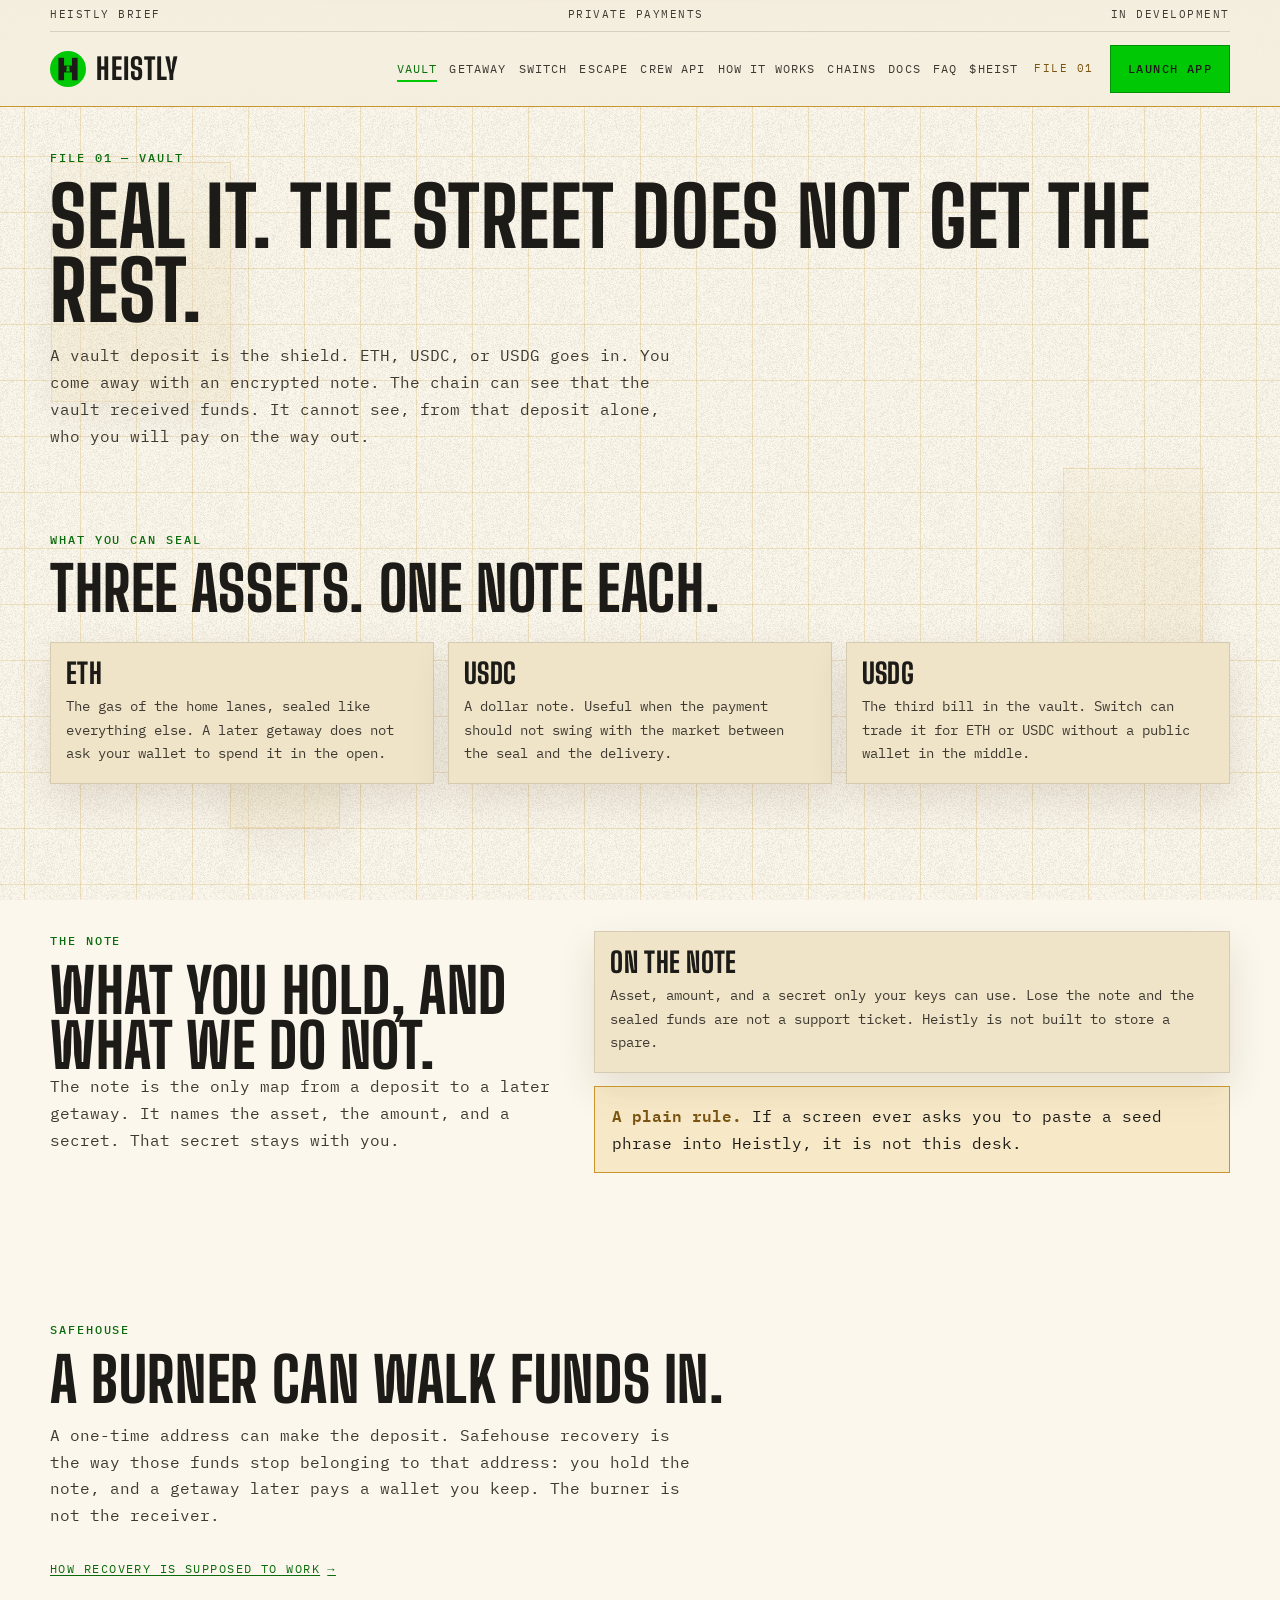
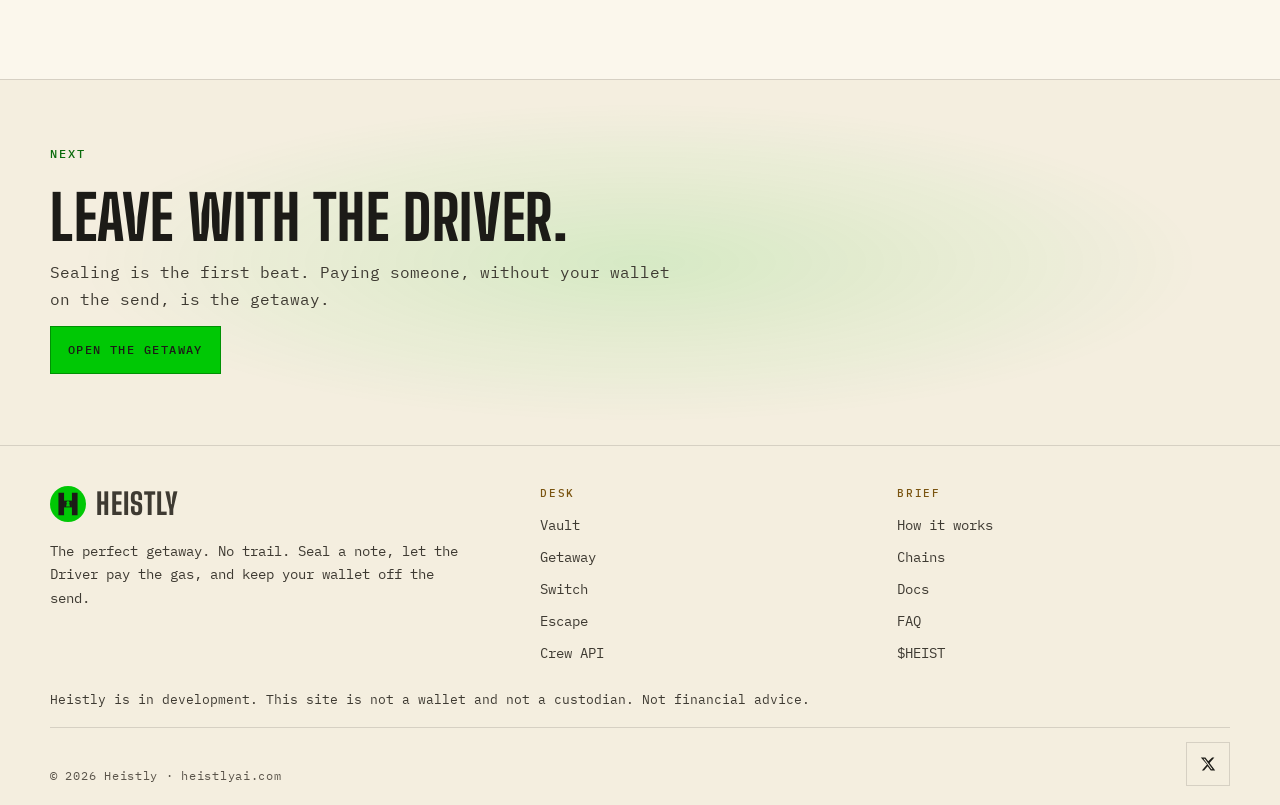
<file: vault/index.html>
<!DOCTYPE html>
<html lang="en">
<head>
  <meta charset="utf-8">
  <meta name="viewport" content="width=device-width, initial-scale=1">
  <title>Vault — Heistly</title>
  <meta name="description" content="Seal ETH, USDC, or USDG into the Heistly vault. You keep an encrypted note. The chain records a deposit, not who you will pay.">
  <link rel="canonical" href="https://heistlyai.com/vault/">
  <meta property="og:type" content="website">
  <meta property="og:site_name" content="Heistly">
  <meta property="og:title" content="Vault — Heistly">
  <meta property="og:description" content="Seal ETH, USDC, or USDG into the Heistly vault. You keep an encrypted note. The chain records a deposit, not who you will pay.">
  <meta property="og:url" content="https://heistlyai.com/vault/">
  <meta property="og:image" content="https://heistlyai.com/og.png">
  <meta property="og:image:width" content="1200">
  <meta property="og:image:height" content="630">
  <meta property="og:image:alt" content="Heistly. The perfect getaway. No trail.">
  <meta name="twitter:card" content="summary_large_image">
  <meta name="twitter:site" content="@heistlyai">
  <meta name="twitter:title" content="Vault — Heistly">
  <meta name="twitter:description" content="Seal ETH, USDC, or USDG into the Heistly vault. You keep an encrypted note. The chain records a deposit, not who you will pay.">
  <meta name="twitter:image" content="https://heistlyai.com/og.png">
  <meta name="theme-color" content="#F4EEDF">
  <meta name="apple-mobile-web-app-title" content="Heistly">
  <link rel="icon" href="/favicon.svg" type="image/svg+xml">
  <link rel="icon" href="/favicon-32x32.png" sizes="32x32" type="image/png">
  <link rel="icon" href="/favicon-16x16.png" sizes="16x16" type="image/png">
  <link rel="icon" href="/favicon.ico" sizes="any">
  <link rel="apple-touch-icon" href="/apple-touch-icon.png">
  <link rel="manifest" href="/site.webmanifest">
  <link rel="preload" href="/fonts/big-shoulders-display-latin-800-normal.woff2" as="font" type="font/woff2" crossorigin>
  <link rel="preload" href="/fonts/ibm-plex-mono-latin-400-normal.woff2" as="font" type="font/woff2" crossorigin>
  <link rel="stylesheet" href="/css/styles.css">
  <script>
    document.documentElement.classList.add("js");
    try {
      if (window.matchMedia("(prefers-reduced-motion: reduce)").matches) {
        document.documentElement.classList.add("reduce-motion");
      }
    } catch (e) {}
  </script>
  
</head>
<body>
  <a class="skip" href="#content">Skip to content</a>
  <header class="site-header">
    <div class="class-bar">
      <span>Heistly brief</span>
      <span>Private payments</span>
      <span>In development</span>
    </div>
    <div class="nav-row">
      <a class="brand" href="/">
        <img src="/assets/logo.svg" width="36" height="36" alt="">
        <span class="brand-name">Heistly</span>
      </a>
      <nav class="primary-nav" aria-label="Primary">
        <a href="/vault/" aria-current="page">Vault</a>
        <a href="/getaway/">Getaway</a>
        <a href="/switch/">Switch</a>
        <a href="/escape/">Escape</a>
        <a href="/crew/">Crew API</a>
        <a href="/how-it-works/">How it works</a>
        <a href="/chains/">Chains</a>
        <a href="/docs/">Docs</a>
        <a href="/faq/">FAQ</a>
        <a href="/token/">$HEIST</a>
      </nav>
      <span class="file-no">File 01</span>
      <a class="btn btn-lime header-cta" href="/app/">Launch app</a>
      <button class="nav-toggle" type="button" aria-expanded="false" aria-controls="mobile-nav">
        <span class="nav-toggle-label">Menu</span>
      </button>
    </div>
  </header>
  <div id="mobile-nav" class="mobile-nav" hidden>
    <nav aria-label="Mobile">
        <a href="/vault/" aria-current="page">Vault</a>
        <a href="/getaway/">Getaway</a>
        <a href="/switch/">Switch</a>
        <a href="/escape/">Escape</a>
        <a href="/crew/">Crew API</a>
        <a href="/how-it-works/">How it works</a>
        <a href="/chains/">Chains</a>
        <a href="/docs/">Docs</a>
        <a href="/faq/">FAQ</a>
        <a href="/token/">$HEIST</a>
        <a class="btn btn-lime" href="/app/">Launch app</a>
    </nav>
  </div>
<main id="content">
  <header class="page-hero wrap">
    <p class="kicker">File 01 — Vault</p>
    <h1>Seal it. The street does not get the rest.</h1>
    <p class="lede">A vault deposit is the shield. ETH, USDC, or USDG goes in. You come away with an encrypted note. The chain can see that the vault received funds. It cannot see, from that deposit alone, who you will pay on the way out.</p>
  </header>
  <section class="section" aria-labelledby="assets-title">
    <div class="wrap">
      <div class="section-head">
        <p class="kicker">What you can seal</p>
        <h2 id="assets-title">Three assets. One note each.</h2>
      </div>
      <div class="card-grid cols-3">
        <article class="asset-card">
          <h3>ETH</h3>
          <p>The gas of the home lanes, sealed like everything else. A later getaway does not ask your wallet to spend it in the open.</p>
        </article>
        <article class="asset-card">
          <h3>USDC</h3>
          <p>A dollar note. Useful when the payment should not swing with the market between the seal and the delivery.</p>
        </article>
        <article class="asset-card">
          <h3>USDG</h3>
          <p>The third bill in the vault. Switch can trade it for ETH or USDC without a public wallet in the middle.</p>
        </article>
      </div>
    </div>
  </section>
  <section class="section" aria-labelledby="note-title">
    <div class="wrap two-col">
      <div>
        <p class="kicker">The note</p>
        <h2 id="note-title">What you hold, and what we do not.</h2>
        <p class="lede">The note is the only map from a deposit to a later getaway. It names the asset, the amount, and a secret. That secret stays with you.</p>
      </div>
      <div>
        <article class="plain-card">
          <h3>On the note</h3>
          <p>Asset, amount, and a secret only your keys can use. Lose the note and the sealed funds are not a support ticket. Heistly is not built to store a spare.</p>
        </article>
        <p class="callout" style="margin-top:0.85rem"><strong>A plain rule.</strong> If a screen ever asks you to paste a seed phrase into Heistly, it is not this desk.</p>
      </div>
    </div>
  </section>
  <section class="section" aria-labelledby="burner-title">
    <div class="wrap">
      <div class="section-head">
        <p class="kicker">Safehouse</p>
        <h2 id="burner-title">A burner can walk funds in.</h2>
        <p class="lede">A one-time address can make the deposit. Safehouse recovery is the way those funds stop belonging to that address: you hold the note, and a getaway later pays a wallet you keep. The burner is not the receiver.</p>
        <p><a class="link-arrow" href="/how-it-works/#safehouse">How recovery is supposed to work</a></p>
      </div>
    </div>
  </section>
  <section class="cta-band" aria-labelledby="vault-cta">
    <div class="wrap">
      <p class="kicker">Next</p>
      <h2 id="vault-cta">Leave with the Driver.</h2>
      <p class="lede">Sealing is the first beat. Paying someone, without your wallet on the send, is the getaway.</p>
      <a class="btn btn-lime" href="/getaway/">Open the getaway</a>
    </div>
  </section>
</main>

  <footer class="site-footer">
    <div class="footer-grid">
      <div>
        <a class="brand" href="/">
          <img src="/assets/logo.svg" width="36" height="36" alt="">
          <span class="brand-name">Heistly</span>
        </a>
        <p>The perfect getaway. No trail. Seal a note, let the Driver pay the gas, and keep your wallet off the send.</p>
      </div>
      <div>
        <h2>Desk</h2>
        <ul>
          <li><a href="/vault/">Vault</a></li>
          <li><a href="/getaway/">Getaway</a></li>
          <li><a href="/switch/">Switch</a></li>
          <li><a href="/escape/">Escape</a></li>
          <li><a href="/crew/">Crew API</a></li>
        </ul>
      </div>
      <div>
        <h2>Brief</h2>
        <ul>
          <li><a href="/how-it-works/">How it works</a></li>
          <li><a href="/chains/">Chains</a></li>
          <li><a href="/docs/">Docs</a></li>
          <li><a href="/faq/">FAQ</a></li>
          <li><a href="/token/">$HEIST</a></li>
        </ul>
      </div>
    </div>
    <p class="disclaimer">Heistly is in development. This site is not a wallet and not a custodian. Not financial advice.</p>
    <div class="footer-end">
      <p>&copy; <span data-year>2026</span> Heistly · heistlyai.com</p>
      <a class="x-link" data-x-link href="https://x.com/heistlyai" rel="me noopener noreferrer" target="_blank" aria-label="Heistly on X"><svg viewBox="0 0 24 24" aria-hidden="true" focusable="false"><path fill="currentColor" d="M18.244 2.25h3.308l-7.227 8.26 8.502 11.24H16.17l-4.714-6.231-5.401 6.231H2.744l7.727-8.835L1.254 2.25H8.08l4.253 5.622L18.244 2.25zm-1.161 17.52h1.833L7.084 4.126H5.117z"/></svg></a>
    </div>
  </footer>
  <script src="/js/config.js"></script>
  <script src="/js/main.js"></script>
  <script src="/js/motion.js"></script>
</body>
</html>
</file>
<file: css/styles.css>
/* Heistly — private payments, on paper */

@font-face {
  font-family: "Big Shoulders Display";
  font-style: normal;
  font-weight: 500;
  font-display: swap;
  src: url("/fonts/big-shoulders-display-latin-500-normal.woff2") format("woff2");
}

@font-face {
  font-family: "Big Shoulders Display";
  font-style: normal;
  font-weight: 700;
  font-display: swap;
  src: url("/fonts/big-shoulders-display-latin-700-normal.woff2") format("woff2");
}

@font-face {
  font-family: "Big Shoulders Display";
  font-style: normal;
  font-weight: 800;
  font-display: swap;
  src: url("/fonts/big-shoulders-display-latin-800-normal.woff2") format("woff2");
}

@font-face {
  font-family: "IBM Plex Mono";
  font-style: normal;
  font-weight: 400;
  font-display: swap;
  src: url("/fonts/ibm-plex-mono-latin-400-normal.woff2") format("woff2");
}

@font-face {
  font-family: "IBM Plex Mono";
  font-style: italic;
  font-weight: 400;
  font-display: swap;
  src: url("/fonts/ibm-plex-mono-latin-400-italic.woff2") format("woff2");
}

@font-face {
  font-family: "IBM Plex Mono";
  font-style: normal;
  font-weight: 500;
  font-display: swap;
  src: url("/fonts/ibm-plex-mono-latin-500-normal.woff2") format("woff2");
}

@font-face {
  font-family: "IBM Plex Mono";
  font-style: normal;
  font-weight: 600;
  font-display: swap;
  src: url("/fonts/ibm-plex-mono-latin-600-normal.woff2") format("woff2");
}

:root {
  --bg: #fbf7ec;
  --bg-2: #f4eedf;
  --panel: #efe4c8;
  --ink: #1c1b17;
  --muted: #3e3a32;
  --faint: #5a544a;
  --line: rgba(28, 27, 23, 0.14);
  --lime: #0a6b0c;
  --lime-2: #064e08;
  --green: #00c805;
  --green-deep: #009104;
  --highlighter: #ccff00;
  --gold: #7a5410;
  --gold-fill: #e8b44a;
  --gold-rule: #c9962e;
  --paper: #efe4c8;
  --paper-ink: #1c1b17;
  --paper-muted: #3f3c34;
  --shadow: 0 16px 36px rgba(72, 52, 16, 0.12);
  --header: 118px;
  --max: 1180px;
  --gutter: clamp(1rem, 3vw, 2rem);
  --font-display: "Big Shoulders Display", "Arial Narrow", Impact, sans-serif;
  --font-mono: "IBM Plex Mono", ui-monospace, "SFMono-Regular", Menlo, Consolas, monospace;
  color-scheme: light;
}

*,
*::before,
*::after {
  box-sizing: border-box;
}

html {
  scroll-behavior: smooth;
}

body {
  margin: 0;
  min-height: 100vh;
  background-color: var(--bg);
  background-image:
    linear-gradient(rgba(201, 150, 46, 0.2) 1px, transparent 1px),
    linear-gradient(90deg, rgba(201, 150, 46, 0.2) 1px, transparent 1px);
  background-size: 56px 56px;
  color: var(--ink);
  font-family: var(--font-mono);
  font-size: 16px;
  line-height: 1.65;
  font-weight: 400;
  overflow-x: clip;
}

body::before {
  content: "";
  position: fixed;
  inset: 0;
  pointer-events: none;
  z-index: 70;
  opacity: 0.5;
  background-image: url("/assets/grain.png");
  background-repeat: repeat;
  mix-blend-mode: multiply;
}

html.has-atmosphere body {
  background-image: none;
}

html.has-atmosphere body::before {
  display: none;
}

body.nav-open {
  overflow: hidden;
}

img,
svg {
  max-width: 100%;
}

img {
  display: block;
}

button,
input {
  font: inherit;
  color: inherit;
}

a {
  color: inherit;
}

:focus {
  outline: none;
}

:focus-visible {
  outline: 2px solid var(--lime);
  outline-offset: 3px;
}

::selection {
  background: var(--highlighter);
  color: var(--ink);
}

[hidden] {
  display: none !important;
}

.sr-only {
  position: absolute;
  width: 1px;
  height: 1px;
  padding: 0;
  margin: -1px;
  overflow: hidden;
  clip: rect(0, 0, 0, 0);
  white-space: nowrap;
  border: 0;
}

.skip {
  position: absolute;
  left: 1rem;
  top: 0;
  transform: translateY(-140%);
  background: var(--green);
  color: var(--ink);
  padding: 0.65rem 0.85rem;
  z-index: 80;
  text-decoration: none;
  letter-spacing: 0.08em;
  text-transform: uppercase;
  font-size: 0.78rem;
}

.skip:focus {
  transform: none;
}

[id] {
  scroll-margin-top: calc(var(--header) + 12px);
}

.wrap {
  width: min(var(--max), calc(100% - var(--gutter) * 2));
  margin-inline: auto;
}

main,
.site-footer {
  position: relative;
  z-index: 1;
}

h1,
h2,
h3,
.display {
  font-family: var(--font-display);
  font-weight: 800;
  letter-spacing: 0.01em;
  line-height: 0.9;
  text-transform: uppercase;
  margin: 0;
}

h1 {
  font-size: clamp(2.8rem, 6.4vw, 5.7rem);
}

h2 {
  font-size: clamp(2.3rem, 4.8vw, 4.2rem);
}

h3 {
  font-size: clamp(1.55rem, 2.2vw, 2rem);
  line-height: 0.95;
}

p {
  margin: 0;
}

.kicker {
  margin: 0 0 0.75rem;
  color: var(--lime);
  font-size: 0.75rem;
  font-weight: 500;
  letter-spacing: 0.16em;
  text-transform: uppercase;
}

.lede {
  max-width: 40rem;
  color: var(--muted);
  font-size: 1.02rem;
}

.section {
  padding: 4.6rem 0;
}

.section-head {
  max-width: 44rem;
  margin-bottom: 1.6rem;
}

.section-head h2,
.page-hero h1 {
  margin-bottom: 0.9rem;
}

.section-head p + p,
.prose p + p {
  margin-top: 0.85rem;
}

.prose a,
.link-arrow {
  color: var(--lime);
  text-underline-offset: 0.18em;
}

.link-arrow {
  display: inline-flex;
  margin-top: 1rem;
  letter-spacing: 0.12em;
  text-transform: uppercase;
  font-size: 0.75rem;
}

.link-arrow::after {
  content: "→";
  margin-left: 0.45rem;
  transition: transform 0.25s ease;
}

.link-arrow:hover::after {
  transform: translateX(4px);
}

/* Header */

.site-header {
  position: sticky;
  top: 0;
  z-index: 40;
  background: rgba(244, 238, 223, 0.94);
  backdrop-filter: blur(16px) saturate(1.2);
  border-bottom: 1px solid var(--gold-rule);
}

.class-bar,
.nav-row,
.footer-end {
  width: min(var(--max), calc(100% - var(--gutter) * 2));
  margin-inline: auto;
}

.class-bar {
  display: flex;
  justify-content: space-between;
  gap: 1rem;
  padding: 0.4rem 0;
  color: var(--muted);
  font-size: 0.68rem;
  letter-spacing: 0.14em;
  text-transform: uppercase;
  border-bottom: 1px solid var(--line);
}

.nav-row {
  display: grid;
  grid-template-columns: auto minmax(0, 1fr) auto auto;
  align-items: center;
  gap: 0.8rem 1rem;
  min-height: 74px;
}

.brand {
  display: inline-flex;
  align-items: center;
  gap: 0.65rem;
  text-decoration: none;
  color: var(--ink);
}

.brand img {
  width: 36px;
  height: 36px;
}

.brand-name {
  font-family: var(--font-display);
  font-weight: 800;
  font-size: 1.85rem;
  letter-spacing: 0.04em;
  line-height: 1;
  text-transform: uppercase;
}

.primary-nav {
  display: flex;
  flex-wrap: wrap;
  justify-content: flex-end;
  align-items: center;
  gap: 0.15rem 0.75rem;
}

.primary-nav a {
  position: relative;
  text-decoration: none;
  color: var(--muted);
  font-size: 0.72rem;
  letter-spacing: 0.1em;
  text-transform: uppercase;
  padding: 0.45rem 0;
}

.primary-nav a::after {
  content: "";
  position: absolute;
  left: 0;
  right: 0;
  bottom: 0.2rem;
  height: 2px;
  background: var(--green);
  transform: scaleX(0);
  transform-origin: left center;
  transition: transform 0.28s ease;
}

.primary-nav a:hover,
.primary-nav a[aria-current="page"] {
  color: var(--lime);
}

.primary-nav a:hover::after,
.primary-nav a[aria-current="page"]::after {
  transform: scaleX(1);
}

.file-no {
  color: var(--gold);
  font-size: 0.68rem;
  letter-spacing: 0.14em;
  text-transform: uppercase;
  white-space: nowrap;
}

.nav-toggle {
  display: none;
  margin-left: auto;
  min-width: 44px;
  min-height: 44px;
  padding: 0.4rem 0.7rem;
  background: transparent;
  border: 1px solid var(--line);
  color: var(--ink);
  letter-spacing: 0.14em;
  text-transform: uppercase;
  font-size: 0.72rem;
  cursor: pointer;
}

.nav-toggle:hover {
  border-color: var(--lime);
  color: var(--lime);
}

.mobile-nav {
  position: fixed;
  inset: 0;
  z-index: 39;
  background: rgba(251, 247, 236, 0.98);
  padding: calc(var(--header) + 0.4rem) var(--gutter) 2rem;
  display: flex;
  flex-direction: column;
  overflow: auto;
}

.mobile-nav a {
  font-family: var(--font-display);
  font-size: clamp(1.8rem, 8vw, 2.6rem);
  line-height: 0.95;
  text-transform: uppercase;
  text-decoration: none;
  padding: 0.32rem 0;
  border-bottom: 1px solid var(--line);
}

.mobile-nav a[aria-current="page"] {
  color: var(--lime);
}

.mobile-nav .btn {
  margin-top: 1.1rem;
  align-self: flex-start;
}

html.js:not(.reduce-motion) body.nav-open .mobile-nav a {
  animation: rise 0.45s ease both;
}

html.js:not(.reduce-motion) body.nav-open .mobile-nav a:nth-child(2) { animation-delay: 40ms; }
html.js:not(.reduce-motion) body.nav-open .mobile-nav a:nth-child(3) { animation-delay: 80ms; }
html.js:not(.reduce-motion) body.nav-open .mobile-nav a:nth-child(4) { animation-delay: 120ms; }
html.js:not(.reduce-motion) body.nav-open .mobile-nav a:nth-child(5) { animation-delay: 160ms; }
html.js:not(.reduce-motion) body.nav-open .mobile-nav a:nth-child(6) { animation-delay: 200ms; }
html.js:not(.reduce-motion) body.nav-open .mobile-nav a:nth-child(7) { animation-delay: 240ms; }
html.js:not(.reduce-motion) body.nav-open .mobile-nav a:nth-child(8) { animation-delay: 280ms; }
html.js:not(.reduce-motion) body.nav-open .mobile-nav a:nth-child(9) { animation-delay: 320ms; }
html.js:not(.reduce-motion) body.nav-open .mobile-nav a:nth-child(10) { animation-delay: 360ms; }

/* Buttons */

.btn {
  position: relative;
  display: inline-flex;
  align-items: center;
  justify-content: center;
  gap: 0.5rem;
  min-height: 48px;
  padding: 0.75rem 1.05rem;
  border: 1px solid transparent;
  text-decoration: none;
  letter-spacing: 0.12em;
  text-transform: uppercase;
  font-size: 0.75rem;
  font-weight: 500;
  cursor: pointer;
  background: transparent;
  line-height: 1.2;
  overflow: hidden;
  isolation: isolate;
}

.btn::before {
  content: "";
  position: absolute;
  inset: 0;
  background: linear-gradient(110deg, transparent 30%, rgba(255, 255, 255, 0.62) 50%, transparent 70%);
  transform: translateX(-130%);
  pointer-events: none;
  z-index: 1;
}

.btn:hover::before {
  animation: shine 0.75s ease;
}

.btn-lime {
  background: var(--green);
  color: var(--ink);
  border-color: var(--green-deep);
}

.btn-lime:hover {
  background: #00b004;
}

.btn-ghost {
  color: var(--ink);
  border-color: rgba(28, 27, 23, 0.28);
}

.btn-ghost:hover {
  border-color: var(--lime);
  color: var(--lime);
}

.btn-ink {
  background: var(--ink);
  color: var(--bg);
}

.btn-ink:hover {
  background: #000;
}

.btn-soon {
  background: transparent;
  color: var(--muted);
  border-color: var(--line);
  cursor: not-allowed;
  pointer-events: none;
}

.btn-soon::before {
  display: none;
}

/* Hero */

.hero {
  display: grid;
  grid-template-columns: minmax(0, 1.05fr) minmax(300px, 0.95fr);
  gap: clamp(1.2rem, 3vw, 2.6rem);
  align-items: center;
  padding: 2.5rem 0 1.6rem;
}

.hero-copy {
  position: relative;
  z-index: 1;
}

.status-live {
  display: inline-flex;
  align-items: center;
  gap: 0.55rem;
  margin: 0 0 1rem;
  color: var(--gold);
  font-size: 0.75rem;
  letter-spacing: 0.14em;
  text-transform: uppercase;
}

.pulse {
  width: 8px;
  height: 8px;
  border-radius: 50%;
  background: var(--green);
  box-shadow: 0 0 0 0 rgba(0, 200, 5, 0.45);
  animation: pulse 2.2s ease infinite;
}

.hero h1 .line {
  display: block;
  white-space: nowrap;
  line-height: 0.86;
}

html.js:not(.reduce-motion) .hero h1 .line {
  max-width: 0;
  overflow: hidden;
  border-right: 2px solid transparent;
}

html.js:not(.reduce-motion) .hero h1 .line.is-typing {
  border-right-color: var(--ink);
  animation: caret 0.85s steps(1) infinite;
}

h1 em {
  font-style: normal;
  background: var(--highlighter);
  padding: 0 0.08em;
  box-decoration-break: clone;
}

html.js:not(.reduce-motion) .hero h1 em {
  background-color: transparent;
  background-image: linear-gradient(var(--highlighter), var(--highlighter));
  background-repeat: no-repeat;
  background-size: 0% 0.78em;
  background-position: 0 0.18em;
  padding: 0 0.08em;
}

html.js:not(.reduce-motion) .hero h1 em.is-marked {
  animation: mark 0.55s cubic-bezier(0.2, 0.7, 0.2, 1) forwards;
}

.hero .lede {
  margin-top: 1.15rem;
}

.hero-actions {
  display: flex;
  flex-wrap: wrap;
  gap: 0.7rem;
  margin-top: 1.4rem;
}

.rule-strip {
  display: flex;
  flex-wrap: wrap;
  gap: 0.45rem 0;
  list-style: none;
  padding: 0;
  margin: 1.35rem 0 0;
  color: var(--faint);
  font-size: 0.72rem;
  letter-spacing: 0.12em;
  text-transform: uppercase;
}

.rule-strip li {
  display: inline-flex;
  align-items: center;
}

.rule-strip li + li::before {
  content: "";
  width: 4px;
  height: 4px;
  margin: 0 0.65rem;
  background: var(--gold-rule);
}

html.js:not(.reduce-motion) .hero-copy > *:not(h1) {
  animation: rise 0.7s ease both;
}

html.js:not(.reduce-motion) .hero-copy > *:nth-child(2) { animation-delay: 80ms; }
html.js:not(.reduce-motion) .hero-copy > *:nth-child(4) { animation-delay: 160ms; }
html.js:not(.reduce-motion) .hero-copy > *:nth-child(5) { animation-delay: 240ms; }
html.js:not(.reduce-motion) .hero-copy > *:nth-child(6) { animation-delay: 320ms; }

/* Ticker */

.ticker {
  overflow: hidden;
  border-block: 1px solid var(--gold-rule);
  background: rgba(244, 238, 223, 0.72);
}

.ticker-track {
  display: flex;
  width: max-content;
  animation: ticker 36s linear infinite;
}

.ticker:hover .ticker-track {
  animation-play-state: paused;
}

.ticker-group {
  display: flex;
  align-items: center;
  gap: 0.4rem;
  margin: 0;
  padding: 0.72rem 0;
  white-space: nowrap;
}

.ticker-group span {
  padding: 0 0.85rem;
  font-size: 0.72rem;
  letter-spacing: 0.14em;
  text-transform: uppercase;
  color: var(--muted);
}

.ticker-group span::before {
  content: "";
  display: inline-block;
  width: 6px;
  height: 6px;
  margin-right: 0.85rem;
  background: var(--gold-fill);
  transform: rotate(45deg);
  vertical-align: 1px;
}

/* Hero illustration: vault, keyhole, sealed envelopes */

.stage {
  position: relative;
  min-height: 420px;
  display: grid;
  place-items: center;
}

.vault {
  position: relative;
  width: min(280px, 72%);
  aspect-ratio: 1;
  z-index: 1;
}

.vault-frame,
.vault-door,
.keyhole {
  position: absolute;
}

.vault-frame {
  inset: 0;
  border-radius: 50%;
  border: 12px solid var(--gold-rule);
  background:
    radial-gradient(circle at 35% 30%, rgba(255, 255, 255, 0.55), transparent 42%),
    var(--panel);
  box-shadow: var(--shadow), inset 0 0 0 10px rgba(28, 27, 23, 0.06);
}

.vault-door {
  inset: 22px;
  border-radius: 50%;
  background: linear-gradient(155deg, #f7f1e2, #e4d0a4 46%, #c9962e);
  border: 1px solid rgba(122, 84, 16, 0.4);
  transform-origin: 18% 50%;
}

html.js:not(.reduce-motion) .vault-door {
  animation: ajar 6.2s ease-in-out infinite;
}

.keyhole {
  left: 58%;
  top: 44%;
  width: 16px;
  height: 16px;
  margin-left: -8px;
  border-radius: 50%;
  background: var(--ink);
  z-index: 2;
}

.keyhole::after {
  content: "";
  position: absolute;
  left: 3px;
  top: 12px;
  width: 10px;
  height: 16px;
  background: var(--ink);
  clip-path: polygon(50% 0, 100% 100%, 0 100%);
}

html.js:not(.reduce-motion) .keyhole {
  animation: key-pulse 6.2s ease-in-out infinite;
}

.env {
  position: absolute;
  width: 58px;
  height: 38px;
  background: var(--bg);
  border: 1.5px solid var(--gold-rule);
  box-shadow: var(--shadow);
  z-index: 2;
}

.env::before {
  content: "";
  position: absolute;
  inset: 0 0 auto;
  height: 18px;
  background:
    linear-gradient(to bottom right, transparent 49%, var(--gold-rule) 50%, transparent 51%),
    linear-gradient(to bottom left, transparent 49%, var(--gold-rule) 50%, transparent 51%);
}

.env-a { left: 8%; top: 18%; }
.env-b { right: 6%; top: 28%; }
.env-c { left: 14%; bottom: 12%; }

html.js:not(.reduce-motion) .env-a { animation: env-in 7s ease-in-out infinite; }
html.js:not(.reduce-motion) .env-b { animation: env-in 7s ease-in-out 1.4s infinite; }
html.js:not(.reduce-motion) .env-c { animation: env-in 7s ease-in-out 2.8s infinite; }

html.js:not(.reduce-motion) .stage {
  animation: desk-float-flat 8s ease-in-out infinite;
}

.step[data-step]::before {
  content: "";
  display: block;
  width: 46px;
  height: 32px;
  margin-bottom: 0.75rem;
}

.step[data-step="seal"]::before {
  background:
    linear-gradient(to bottom right, transparent 48%, var(--lime) 49% 51%, transparent 52%),
    linear-gradient(to bottom left, transparent 48%, var(--lime) 49% 51%, transparent 52%),
    var(--bg);
  border: 1.5px solid var(--lime);
}

.step[data-step="prove"]::before {
  width: 22px;
  height: 22px;
  margin-left: 4px;
  border-radius: 50%;
  border: 1.5px solid var(--lime);
  background:
    radial-gradient(circle at 50% 42%, var(--ink) 0 3px, transparent 4px),
    linear-gradient(var(--ink), var(--ink)) 50% 14px / 6px 10px no-repeat;
}

.step[data-step="driver"]::before {
  width: 42px;
  height: 14px;
  margin-top: 8px;
  background:
    linear-gradient(var(--lime), var(--lime)) 0 50% / 28px 2px no-repeat,
    linear-gradient(135deg, transparent 45%, var(--lime) 46% 54%, transparent 55%) 24px 0 / 14px 14px no-repeat;
}

.step[data-step="delivered"]::before {
  width: 46px;
  height: 14px;
  margin-top: 8px;
  background:
    linear-gradient(var(--lime), var(--lime)) 0 50% / 16px 2px no-repeat,
    linear-gradient(var(--lime), var(--lime)) 100% 50% / 16px 2px no-repeat,
    linear-gradient(var(--highlighter), var(--highlighter)) 50% 0 / 10px 14px no-repeat;
}

html.js:not(.reduce-motion) .step.is-on::before {
  animation: glyph 0.7s ease;
}

/* Desk preview */

.desk {
  position: relative;
  background:
    linear-gradient(180deg, rgba(255, 255, 255, 0.35), transparent 26%),
    var(--paper);
  color: var(--paper-ink);
  border-left: 8px solid var(--gold-rule);
  box-shadow: var(--shadow);
  padding: 0.95rem 1rem 1rem;
}

.desk::after {
  content: "";
  position: absolute;
  inset: 8px;
  border: 1px solid rgba(28, 27, 23, 0.14);
  pointer-events: none;
}

html.js:not(.reduce-motion) .desk {
  animation: desk-float 7.5s ease-in-out infinite;
}

.desk-top {
  display: flex;
  align-items: center;
  gap: 0.65rem;
  padding-bottom: 0.6rem;
  border-bottom: 1px solid rgba(28, 27, 23, 0.14);
}

.dots {
  display: inline-flex;
  gap: 0.32rem;
}

.dots i {
  width: 8px;
  height: 8px;
  border-radius: 50%;
  background: var(--gold-rule);
}

.dots i:first-child { background: #8e2a22; }
.dots i:nth-child(2) { background: var(--gold-fill); }
.dots i:nth-child(3) { background: var(--green); }

.window-title {
  margin: 0;
  font-size: 0.72rem;
  letter-spacing: 0.12em;
  text-transform: uppercase;
}

.demo-pill,
.demo-flag span {
  display: inline-flex;
  align-items: center;
  min-height: 1.35rem;
  padding: 0.05rem 0.4rem;
  background: var(--highlighter);
  color: var(--ink);
  font-size: 0.64rem;
  font-weight: 600;
  letter-spacing: 0.14em;
  text-transform: uppercase;
}

.desk-top .demo-pill {
  margin-left: auto;
}

.desk-note,
.demo-flag {
  margin: 0.65rem 0 0;
  color: var(--paper-muted);
  font-size: 0.75rem;
}

.demo-flag {
  display: flex;
  flex-wrap: wrap;
  align-items: baseline;
  gap: 0.45rem 0.7rem;
  color: var(--muted);
  margin-bottom: 0.9rem;
}

.balances {
  list-style: none;
  display: grid;
  grid-template-columns: repeat(3, minmax(0, 1fr));
  gap: 0.5rem;
  margin: 0.85rem 0 0;
  padding: 0;
}

.balances li {
  padding-top: 0.35rem;
  border-top: 1px solid rgba(28, 27, 23, 0.14);
}

.bal {
  display: block;
  font-family: var(--font-display);
  font-weight: 800;
  font-size: clamp(1.8rem, 3vw, 2.5rem);
  line-height: 0.9;
  font-variant-numeric: tabular-nums;
}

.balances li span:last-child {
  color: var(--gold);
  font-size: 0.66rem;
  letter-spacing: 0.14em;
  text-transform: uppercase;
}

.flow-block {
  position: relative;
  margin-top: 0.95rem;
  padding-top: 0.15rem;
}

.flow-steps {
  list-style: none;
  display: grid;
  grid-template-columns: repeat(4, minmax(0, 1fr));
  gap: 0.35rem;
  margin: 0;
  padding: 0;
}

.flow-steps li {
  text-align: center;
  font-size: 0.66rem;
  letter-spacing: 0.12em;
  text-transform: uppercase;
  padding: 0.38rem 0.15rem;
  border: 1px solid rgba(28, 27, 23, 0.16);
  color: var(--paper-muted);
  background: transparent;
  transition: background 0.35s ease, color 0.35s ease, transform 0.35s ease;
}

.flow-steps li.is-on {
  background: var(--ink);
  color: var(--highlighter);
  transform: translateY(-3px);
}

.flow-track {
  height: 4px;
  margin-top: 0.55rem;
  background: rgba(28, 27, 23, 0.12);
  overflow: hidden;
}

.flow-track span {
  display: block;
  height: 100%;
  width: 0;
  background: var(--green);
  transition: width 0.45s ease;
}

.flow-caption {
  min-height: 2.6rem;
  margin: 0.55rem 5.5rem 0 0;
  font-size: 0.8rem;
  color: var(--paper-ink);
}

.desk .stamp {
  position: absolute;
  right: 0.1rem;
  bottom: 0.15rem;
  margin: 0;
}

.notes {
  list-style: none;
  margin: 0.85rem 0 0;
  padding: 0;
}

.notes li {
  display: grid;
  grid-template-columns: 1fr auto auto;
  gap: 0.6rem;
  align-items: center;
  padding: 0.38rem 0;
  border-top: 1px solid rgba(28, 27, 23, 0.12);
  font-size: 0.78rem;
}

.notes .tag {
  letter-spacing: 0.12em;
  text-transform: uppercase;
  font-size: 0.62rem;
  font-weight: 600;
  padding: 0.08rem 0.32rem;
  background: var(--gold-fill);
}

.notes li.is-hot .tag {
  background: var(--green);
}

.notes li.is-hot {
  animation: note-pop 0.45s ease;
}

.stamp {
  display: inline-block;
  padding: 0.22rem 0.4rem;
  border: 3px solid var(--gold-rule);
  outline: 1px solid var(--gold-rule);
  outline-offset: 3px;
  background: var(--gold-fill);
  font-family: var(--font-display);
  font-weight: 800;
  font-size: 1.15rem;
  letter-spacing: 0.08em;
  line-height: 1;
  text-transform: uppercase;
  transform: rotate(-8deg);
}

html.js:not(.reduce-motion) .desk .stamp {
  opacity: 0;
}

html.js:not(.reduce-motion) .desk.is-delivered .stamp {
  animation: stamp-slam 0.48s cubic-bezier(0.2, 0.85, 0.2, 1) forwards;
}

/* Unlink */

.unlink {
  display: grid;
  grid-template-columns: minmax(0, 1fr) minmax(140px, 220px) minmax(0, 1fr);
  gap: 0.8rem;
  align-items: center;
}

.wallet-card {
  background: var(--panel);
  border: 1px solid rgba(28, 27, 23, 0.12);
  box-shadow: var(--shadow);
  padding: 1.15rem 1rem 1rem;
  transition: transform 0.45s ease;
}

html.js:not(.reduce-motion) .unlink .wallet-card:first-child {
  animation: wallet-left 6.4s ease-in-out -4.5s infinite;
}

html.js:not(.reduce-motion) .unlink .wallet-card:last-child {
  animation: wallet-right 6.4s ease-in-out -4.5s infinite;
}

.wallet-kicker {
  color: var(--gold);
  font-size: 0.66rem;
  letter-spacing: 0.14em;
  text-transform: uppercase;
}

.wallet-card strong {
  display: block;
  margin: 0.35rem 0 0.25rem;
  font-family: var(--font-display);
  font-size: clamp(1.8rem, 3vw, 2.4rem);
  font-weight: 800;
  letter-spacing: 0.03em;
  text-transform: uppercase;
  line-height: 0.9;
}

.wallet-card em {
  font-style: normal;
  color: var(--muted);
  font-size: 0.85rem;
}

.unlink-bridge {
  position: relative;
  display: grid;
  grid-template-columns: 1fr auto 1fr;
  align-items: center;
  height: 72px;
  gap: 0.35rem;
}

.half {
  display: block;
  height: 3px;
  background: var(--ink);
}

html.js:not(.reduce-motion) .half-l {
  transform-origin: left center;
  animation: reach 6.4s ease-in-out infinite;
}

html.js:not(.reduce-motion) .half-r {
  transform-origin: right center;
  animation: reach 6.4s ease-in-out infinite;
}

.cut-label {
  transform: rotate(-12deg);
  background: var(--highlighter);
  padding: 0.12rem 0.35rem;
  font-family: var(--font-display);
  font-weight: 800;
  font-size: 1.15rem;
  letter-spacing: 0.08em;
  text-transform: uppercase;
  line-height: 1;
}

/* Cards, steps, chains */

.steps,
.chain-grid,
.card-grid,
.spec {
  list-style: none;
  margin: 0;
  padding: 0;
  display: grid;
  gap: 0.85rem;
}

.steps {
  grid-template-columns: repeat(4, minmax(0, 1fr));
}

.chain-grid,
.card-grid.cols-3,
.spec {
  grid-template-columns: repeat(3, minmax(0, 1fr));
}

.chain-grid.cols-5 {
  grid-template-columns: repeat(5, minmax(0, 1fr));
}

.step,
.chain-card,
.plain-card,
.spec > div,
.asset-card {
  background: var(--panel);
  border: 1px solid rgba(28, 27, 23, 0.12);
  box-shadow: var(--shadow);
  padding: 1.05rem 0.95rem 1.1rem;
  text-decoration: none;
  color: inherit;
  min-width: 0;
}

.step {
  transition: transform 0.4s ease, border-color 0.4s ease, box-shadow 0.4s ease;
}

.step.is-on {
  border-color: var(--lime);
  transform: translateY(-8px);
  box-shadow: 0 20px 36px rgba(72, 52, 16, 0.16);
}

.step-no,
.chain-no {
  display: block;
  color: var(--gold);
  font-family: var(--font-display);
  font-weight: 700;
  font-size: 1.35rem;
  letter-spacing: 0.08em;
  margin-bottom: 0.45rem;
}

.step.is-on .step-no {
  color: var(--lime);
}

.step h3,
.chain-card h3,
.plain-card h3,
.asset-card h3 {
  margin-bottom: 0.45rem;
}

.step p,
.chain-card p,
.plain-card p,
.asset-card p {
  color: var(--muted);
  font-size: 0.9rem;
}

@media (hover: hover) and (pointer: fine) {
  .step:hover,
  .chain-card:hover,
  .plain-card:hover,
  .asset-card:hover,
  .folder-link:hover {
    transform: translateY(-8px) rotate(-0.4deg);
    border-color: var(--lime);
  }

  .step.is-on:hover {
    transform: translateY(-10px) rotate(-0.4deg);
  }
}

.chain-card {
  display: flex;
  flex-direction: column;
  gap: 0.35rem;
  min-height: 100%;
  position: relative;
  overflow: hidden;
}

.chain-card::before {
  content: "";
  position: absolute;
  left: 0;
  top: 0;
  bottom: 0;
  width: 4px;
  background: var(--gold-rule);
}

html.js:not(.reduce-motion) .chain-card::after {
  content: "";
  position: absolute;
  left: -40%;
  top: 0;
  width: 30%;
  height: 100%;
  background: linear-gradient(90deg, transparent, rgba(232, 180, 74, 0.35), transparent);
  animation: sweep 4.8s ease-in-out infinite;
}

.chain-card:nth-child(2)::after { animation-delay: 0.4s; }
.chain-card:nth-child(3)::after { animation-delay: 0.8s; }
.chain-card:nth-child(4)::after { animation-delay: 1.2s; }
.chain-card:nth-child(5)::after { animation-delay: 1.6s; }

.home-mark {
  color: var(--lime);
  font-size: 0.66rem;
  letter-spacing: 0.14em;
  text-transform: uppercase;
}

/* Token band, spec, faq, docs */

.token-band {
  background: var(--bg-2);
  border-block: 1px solid var(--line);
  padding: 3.2rem 0;
}

.token-band .wrap {
  display: grid;
  grid-template-columns: minmax(0, 1.1fr) minmax(0, 0.9fr);
  gap: 1.25rem;
  align-items: center;
}

.token-figure {
  justify-self: end;
  width: min(100%, 360px);
  background: var(--panel);
  border-left: 8px solid var(--gold-rule);
  box-shadow: var(--shadow);
  padding: 1.1rem 1rem 1rem;
}

.token-figure strong {
  display: block;
  font-family: var(--font-display);
  font-size: clamp(3rem, 6vw, 4.4rem);
  font-weight: 800;
  line-height: 0.85;
  letter-spacing: 0.02em;
}

.spec > div dt {
  color: var(--gold);
  font-size: 0.68rem;
  letter-spacing: 0.14em;
  text-transform: uppercase;
}

.spec > div dd {
  margin: 0.35rem 0 0;
  font-family: var(--font-display);
  font-weight: 700;
  font-size: clamp(1.5rem, 3vw, 2.1rem);
  line-height: 1;
  text-transform: uppercase;
  overflow-wrap: anywhere;
}

.spec dd.is-address {
  font-family: var(--font-mono);
  font-size: 0.92rem;
  font-weight: 500;
  letter-spacing: 0;
  text-transform: none;
  line-height: 1.45;
}

.ca-actions {
  display: flex;
  flex-wrap: wrap;
  gap: 0.6rem;
  align-items: center;
  margin: 0.2rem 0 1rem;
}

.faq-list {
  border-bottom: 1px solid var(--line);
}

.faq {
  border-top: 1px solid var(--line);
}

.faq summary {
  cursor: pointer;
  list-style: none;
  display: flex;
  justify-content: space-between;
  align-items: center;
  gap: 1rem;
  padding: 1rem 0;
  font-size: 1rem;
}

.faq summary::-webkit-details-marker {
  display: none;
}

.faq summary::after {
  content: "+";
  font-family: var(--font-display);
  font-size: 1.7rem;
  line-height: 1;
  color: var(--lime);
  transition: transform 0.25s ease;
}

.faq[open] summary::after {
  content: "–";
  transform: rotate(180deg);
}

.faq summary:hover {
  color: var(--lime);
}

.faq .answer {
  padding: 0 0 1.05rem;
  max-width: 46rem;
  color: var(--muted);
}

.callout {
  border: 1px solid var(--gold-rule);
  background: rgba(232, 180, 74, 0.22);
  padding: 1rem 1.05rem;
  color: var(--ink);
}

.callout strong {
  color: var(--gold);
  font-weight: 600;
}

.two-col,
.wallet-grid {
  display: grid;
  grid-template-columns: minmax(0, 0.9fr) minmax(0, 1.1fr);
  gap: 1.5rem;
  align-items: start;
}

.glossary {
  display: grid;
  gap: 0;
}

.glossary div {
  display: grid;
  grid-template-columns: 9.5rem minmax(0, 1fr);
  gap: 1rem;
  padding: 0.85rem 0;
  border-top: 1px solid var(--line);
}

.glossary dt {
  color: var(--gold);
  font-size: 0.72rem;
  letter-spacing: 0.12em;
  text-transform: uppercase;
}

.glossary dd {
  margin: 0;
  color: var(--muted);
}

.sample {
  margin: 0;
  padding: 1rem 1.05rem;
  background: var(--ink);
  color: var(--bg);
  overflow: auto;
  border-left: 8px solid var(--gold-rule);
  box-shadow: var(--shadow);
  font-size: 0.86rem;
  line-height: 1.7;
}

.sample code {
  font-family: inherit;
}

.page-hero {
  padding: 2.6rem 0 0.4rem;
  max-width: none;
}

.page-hero .lede {
  margin-top: 0.2rem;
}

.cta-band {
  padding: 4rem 0 4.4rem;
  border-top: 1px solid var(--line);
  background:
    radial-gradient(ellipse at center, rgba(0, 200, 5, 0.12), transparent 62%),
    var(--bg-2);
}

.cta-band .wrap {
  display: grid;
  justify-items: start;
  gap: 0.85rem;
}

.soon {
  color: var(--gold);
  letter-spacing: 0.14em;
  text-transform: uppercase;
  font-size: 0.75rem;
}

.not-found {
  min-height: calc(100vh - 280px);
  display: grid;
  align-content: center;
  padding: 4rem 0 5rem;
}

.not-found .code {
  font-family: var(--font-display);
  font-weight: 800;
  font-size: clamp(5rem, 16vw, 9rem);
  line-height: 0.8;
  color: var(--lime);
  margin: 0 0 0.4rem;
}

/* Footer */

.site-footer {
  border-top: 1px solid var(--line);
  padding: 2.5rem 0 1.15rem;
  background: var(--bg-2);
}

.footer-grid {
  width: min(var(--max), calc(100% - var(--gutter) * 2));
  margin: 0 auto;
  display: grid;
  grid-template-columns: 1.4fr 1fr 1fr;
  gap: 1.5rem;
}

.footer-grid p {
  color: var(--muted);
  margin-top: 0.7rem;
  max-width: 26rem;
  font-size: 0.88rem;
}

.footer-grid h2 {
  font-family: var(--font-mono);
  font-size: 0.7rem;
  letter-spacing: 0.16em;
  font-weight: 500;
  text-transform: uppercase;
  color: var(--gold);
  margin-bottom: 0.6rem;
  line-height: 1.4;
}

.footer-grid ul {
  list-style: none;
  margin: 0;
  padding: 0;
}

.footer-grid li + li {
  margin-top: 0.35rem;
}

.footer-grid a {
  text-decoration: none;
  color: var(--muted);
  font-size: 0.88rem;
}

.footer-grid a:hover {
  color: var(--lime);
}

.disclaimer {
  width: min(var(--max), calc(100% - var(--gutter) * 2));
  margin: 1.5rem auto 0;
  color: var(--muted);
  font-size: 0.82rem;
}

.footer-end {
  display: flex;
  justify-content: space-between;
  align-items: flex-end;
  gap: 1rem;
  margin-top: 1rem;
  padding-top: 0.9rem;
  border-top: 1px solid var(--line);
}

.footer-end p {
  margin: 0;
  color: var(--faint);
  font-size: 0.75rem;
  letter-spacing: 0.06em;
}

.x-link {
  margin-left: auto;
  width: 44px;
  height: 44px;
  display: grid;
  place-items: center;
  border: 1px solid var(--line);
  color: var(--ink);
  text-decoration: none;
  flex: none;
}

.x-link svg {
  width: 16px;
  height: 16px;
  display: block;
}

.x-link:hover {
  background: var(--green);
  border-color: var(--green-deep);
}

/* Atmosphere */

.atmosphere {
  position: fixed;
  inset: 0;
  pointer-events: none;
  z-index: 0;
  overflow: hidden;
}

.atmosphere-grid,
.atmosphere-grain,
.atmosphere-scan,
.paper {
  position: absolute;
  pointer-events: none;
}

.atmosphere-grid {
  inset: -20%;
  background-image:
    linear-gradient(rgba(201, 150, 46, 0.22) 1px, transparent 1px),
    linear-gradient(90deg, rgba(201, 150, 46, 0.22) 1px, transparent 1px);
  background-size: 56px 56px;
  animation: grid-drift 48s linear infinite;
}

.atmosphere-grain {
  inset: -12%;
  opacity: 0.5;
  background-image: url("/assets/grain.png");
  background-repeat: repeat;
  mix-blend-mode: multiply;
  z-index: 70;
  animation: grain-drift 32s linear infinite;
}

.atmosphere-scan {
  left: 0;
  right: 0;
  height: 2px;
  top: 0;
  z-index: 65;
  background: linear-gradient(90deg, transparent, var(--gold-rule), transparent);
  box-shadow: 0 0 16px rgba(201, 150, 46, 0.55);
  opacity: 0.75;
  animation: scan 14s linear infinite;
}

.paper {
  background:
    linear-gradient(180deg, rgba(255, 255, 255, 0.4), transparent 40%),
    var(--panel);
  border: 1px solid rgba(201, 150, 46, 0.45);
  box-shadow: var(--shadow);
  opacity: 0.45;
}

.paper-a {
  width: 180px;
  height: 240px;
  left: 4vw;
  top: 18vh;
  animation: paper-a 16s ease-in-out infinite;
}

.paper-b {
  width: 140px;
  height: 190px;
  right: 6vw;
  top: 52vh;
  animation: paper-b 18s ease-in-out infinite;
}

.paper-c {
  width: 110px;
  height: 150px;
  left: 18vw;
  bottom: 8vh;
  animation: paper-c 20s ease-in-out infinite;
}

/* Motion */

@keyframes pulse {
  0% { box-shadow: 0 0 0 0 rgba(0, 200, 5, 0.45); }
  70% { box-shadow: 0 0 0 8px rgba(0, 200, 5, 0); }
  100% { box-shadow: 0 0 0 0 rgba(0, 200, 5, 0); }
}

@keyframes rise {
  from { opacity: 0; transform: translateY(22px); }
  to { opacity: 1; transform: none; }
}

@keyframes caret {
  50% { border-right-color: transparent; }
}

@keyframes mark {
  to { background-size: 100% 0.78em; }
}

@keyframes shine {
  to { transform: translateX(130%); }
}

@keyframes ticker {
  to { transform: translateX(-50%); }
}

@keyframes desk-float {
  0%, 100% { transform: rotate(0.35deg) translateY(0); }
  50% { transform: rotate(1.15deg) translateY(-10px); }
}

@keyframes desk-float-flat {
  0%, 100% { transform: translateY(0); }
  50% { transform: translateY(-8px); }
}

@keyframes ajar {
  0%, 100% { transform: perspective(700px) rotateY(0deg); }
  42%, 68% { transform: perspective(700px) rotateY(-42deg); }
}

@keyframes key-pulse {
  0%, 100% { transform: scale(1); }
  50% { transform: scale(1.08); }
}

@keyframes env-in {
  0% { transform: translate(36px, 24px) rotate(12deg); opacity: 0; }
  18% { opacity: 1; }
  72% { transform: translate(-18px, -36px) rotate(-8deg); opacity: 1; }
  100% { transform: translate(-8px, -70px) scale(0.45) rotate(-16deg); opacity: 0; }
}

@keyframes glyph {
  0% { transform: translateY(6px); opacity: 0.4; }
  100% { transform: none; opacity: 1; }
}

@keyframes stamp-slam {
  0% { opacity: 0; transform: scale(1.7) rotate(-26deg); }
  60% { opacity: 1; transform: scale(0.94) rotate(-6deg); }
  100% { opacity: 1; transform: scale(1) rotate(-8deg); }
}

@keyframes note-pop {
  from { transform: translateX(8px); }
  to { transform: none; }
}

@keyframes reach {
  0%, 36%, 100% { transform: scaleX(0.55); }
  12%, 26% { transform: scaleX(1); }
}

@keyframes wallet-left {
  0%, 100% { transform: translateX(0); }
  10%, 24% { transform: translateX(10px); }
  36%, 90% { transform: translateX(-18px); }
}

@keyframes wallet-right {
  0%, 100% { transform: translateX(0); }
  10%, 24% { transform: translateX(-10px); }
  36%, 90% { transform: translateX(18px); }
}

@keyframes sweep {
  0%, 55% { transform: translateX(0); opacity: 0; }
  70% { opacity: 1; }
  100% { transform: translateX(420%); opacity: 0; }
}

@keyframes grid-drift {
  to { transform: translate3d(56px, 56px, 0); }
}

@keyframes grain-drift {
  to { transform: translate3d(-40px, 28px, 0); }
}

@keyframes scan {
  from { transform: translateY(-10vh); }
  to { transform: translateY(110vh); }
}

@keyframes paper-a {
  0%, 100% { transform: rotate(-8deg) translateY(0); }
  50% { transform: rotate(-4deg) translateY(-18px); }
}

@keyframes paper-b {
  0%, 100% { transform: rotate(7deg) translateY(0); }
  50% { transform: rotate(11deg) translateY(16px); }
}

@keyframes paper-c {
  0%, 100% { transform: rotate(4deg) translateY(0); }
  50% { transform: rotate(-2deg) translateY(-12px); }
}

html.js:not(.reduce-motion) .reveal {
  opacity: 0;
  transform: translateY(28px);
  transition: opacity 0.75s cubic-bezier(0.2, 0.7, 0.2, 1), transform 0.75s cubic-bezier(0.2, 0.7, 0.2, 1);
  transition-delay: var(--d, 0ms);
}

html.js:not(.reduce-motion) .reveal.is-in {
  opacity: 1;
  transform: none;
}

html.js:not(.reduce-motion) .step.reveal.is-in.is-on {
  transform: translateY(-8px);
}

@media (prefers-reduced-motion: reduce) {
  html { scroll-behavior: auto; }

  *,
  *::before,
  *::after {
    animation: none !important;
    transition: none !important;
  }

  .ticker-track {
    transform: none;
  }

  .ticker-group + .ticker-group {
    display: none;
  }

  .hero h1 .line {
    max-width: none;
  }

  .desk .stamp {
    opacity: 1;
  }
}

html.reduce-motion .ticker-group + .ticker-group {
  display: none;
}

html.reduce-motion .half {
  transform: none;
}

/* Responsive */

@media (max-width: 1180px) {
  .file-no {
    display: none;
  }

  .nav-row {
    grid-template-columns: auto minmax(0, 1fr) auto;
  }
}

@media (max-width: 1040px) {
  :root { --header: 108px; }

  .primary-nav,
  .header-cta {
    display: none;
  }

  .nav-toggle {
    display: inline-flex;
    align-items: center;
    justify-content: center;
  }

  .nav-row {
    grid-template-columns: 1fr auto;
  }

  .hero,
  .token-band .wrap,
  .two-col,
  .wallet-grid,
  .footer-grid,
  .steps,
  .chain-grid,
  .card-grid.cols-3,
  .spec {
    grid-template-columns: 1fr;
  }

  .steps,
  .chain-grid.cols-5 {
    grid-template-columns: 1fr 1fr;
  }

  .token-figure {
    justify-self: start;
  }

  html.js:not(.reduce-motion) .desk {
    animation-name: desk-float-flat;
  }

  .paper-b,
  .paper-c {
    display: none;
  }
}

@media (max-width: 760px) {
  .steps,
  .chain-grid.cols-5,
  .balances,
  .unlink {
    grid-template-columns: 1fr;
  }

  .unlink-bridge {
    height: 64px;
    width: min(200px, 56%);
    margin: 0.2rem auto 0.4rem;
  }

  .class-bar span:nth-child(2) {
    display: none;
  }

  .hero {
    padding-top: 1.6rem;
  }

  .stage {
    min-height: 300px;
  }

  .env-b,
  .env-c {
    display: none;
  }

  .hero h1 .line {
    white-space: normal;
  }

  .hero-actions .btn,
  .cta-band .btn {
    width: 100%;
  }

  .glossary div {
    grid-template-columns: 1fr;
    gap: 0.25rem;
  }

  .flow-caption {
    margin-right: 0;
    min-height: 3.2rem;
  }

  .desk .stamp {
    position: static;
    margin-top: 0.6rem;
  }

  .section {
    padding: 3.2rem 0;
  }

  .atmosphere-scan {
    animation-duration: 22s;
    opacity: 0.4;
  }

  .notes li {
    grid-template-columns: 1fr auto;
  }

  .notes li span:nth-child(2) {
    display: none;
  }
}

/* App desk */

.app-page {
  min-height: 100vh;
}

.app-rays {
  position: fixed;
  inset: -30% -10% auto;
  height: 80vh;
  pointer-events: none;
  z-index: 0;
  background:
    radial-gradient(ellipse at 50% 0%, rgba(0, 200, 5, 0.2), transparent 58%),
    repeating-conic-gradient(from 200deg at 50% -8%, rgba(201, 150, 46, 0.16) 0 7deg, transparent 7deg 16deg);
  mask-image: linear-gradient(to bottom, #000 20%, transparent 78%);
}

html.js:not(.reduce-motion) .app-rays {
  animation: rays 36s linear infinite;
}

@keyframes rays {
  to { transform: rotate(12deg) scale(1.05); }
}

.app-top,
.app-main,
.app-mini {
  position: relative;
  z-index: 1;
}

.app-top {
  width: min(440px, calc(100% - 2rem));
  margin: 1.2rem auto 0;
  display: flex;
  align-items: center;
  justify-content: space-between;
}

.app-main {
  width: min(440px, calc(100% - 2rem));
  margin: 1.4rem auto 1rem;
}

.app-card {
  background:
    linear-gradient(180deg, rgba(255, 255, 255, 0.45), transparent 28%),
    var(--paper);
  border-left: 8px solid var(--gold-rule);
  box-shadow: var(--shadow);
  padding: 1rem 1rem 1.1rem;
}

.app-tabs {
  display: grid;
  grid-template-columns: repeat(3, 1fr);
  gap: 0.35rem;
  margin-bottom: 0.75rem;
}

.app-tabs button {
  min-height: 44px;
  border: 1px solid rgba(28, 27, 23, 0.16);
  background: transparent;
  cursor: pointer;
  letter-spacing: 0.12em;
  text-transform: uppercase;
  font-size: 0.68rem;
}

.app-tabs button[aria-selected="true"] {
  background: var(--ink);
  color: var(--highlighter);
  border-color: var(--ink);
}

.app-note {
  min-height: 2.6rem;
  margin: 0 0 0.85rem;
  color: var(--paper-muted);
  font-size: 0.82rem;
}

.wallet-row {
  display: flex;
  flex-wrap: wrap;
  align-items: center;
  justify-content: space-between;
  gap: 0.6rem;
  margin-bottom: 0.9rem;
}

.wallet-meta {
  margin: 0;
  text-align: right;
  font-size: 0.78rem;
}

.wallet-meta strong {
  display: block;
  font-weight: 500;
  letter-spacing: 0.04em;
}

.wallet-fallback,
.field-note,
.app-status {
  margin: 0.35rem 0 0;
  color: var(--paper-muted);
  font-size: 0.75rem;
}

.app-field {
  display: block;
  margin-top: 0.75rem;
}

.app-field span,
.asset-label {
  display: block;
  margin-bottom: 0.35rem;
  color: var(--gold);
  font-size: 0.66rem;
  letter-spacing: 0.14em;
  text-transform: uppercase;
}

.asset-picks {
  display: grid;
  grid-template-columns: repeat(3, 1fr);
  gap: 0.35rem;
}

.asset-picks button {
  min-height: 42px;
  border: 1px solid rgba(28, 27, 23, 0.18);
  background: var(--bg);
  cursor: pointer;
  letter-spacing: 0.08em;
}

.asset-picks button[aria-pressed="true"] {
  background: var(--green);
  border-color: var(--green-deep);
}

.amount-row {
  display: flex;
  gap: 0.4rem;
}

.app-card input,
.app-card select {
  width: 100%;
  min-height: 48px;
  padding: 0.55rem 0.7rem;
  border: 1px solid rgba(28, 27, 23, 0.2);
  background: var(--bg);
  font: inherit;
}

.amount-row input {
  flex: 1;
}

#max {
  min-width: 64px;
  min-height: 48px;
  border: 1px solid var(--ink);
  background: transparent;
  letter-spacing: 0.12em;
  cursor: pointer;
}

#max:disabled {
  opacity: 0.45;
  cursor: not-allowed;
}

.app-go {
  width: 100%;
  margin-top: 1rem;
}

.app-mini {
  width: min(440px, calc(100% - 2rem));
  margin: 0 auto 2rem;
  display: flex;
  flex-wrap: wrap;
  justify-content: center;
  gap: 0.35rem 0.9rem;
  padding-bottom: 1.5rem;
}

.app-mini a {
  color: var(--muted);
  text-decoration: none;
  font-size: 0.72rem;
  letter-spacing: 0.12em;
  text-transform: uppercase;
  min-height: 44px;
  display: inline-flex;
  align-items: center;
}

.app-mini a:hover {
  color: var(--lime);
}

@media (forced-colors: active) {
  .btn,
  .step,
  .desk,
  .chain-card,
  .wallet-card {
    border: 1px solid ButtonText;
  }

  .stamp {
    outline: 1px solid ButtonText;
  }
}
</file>
